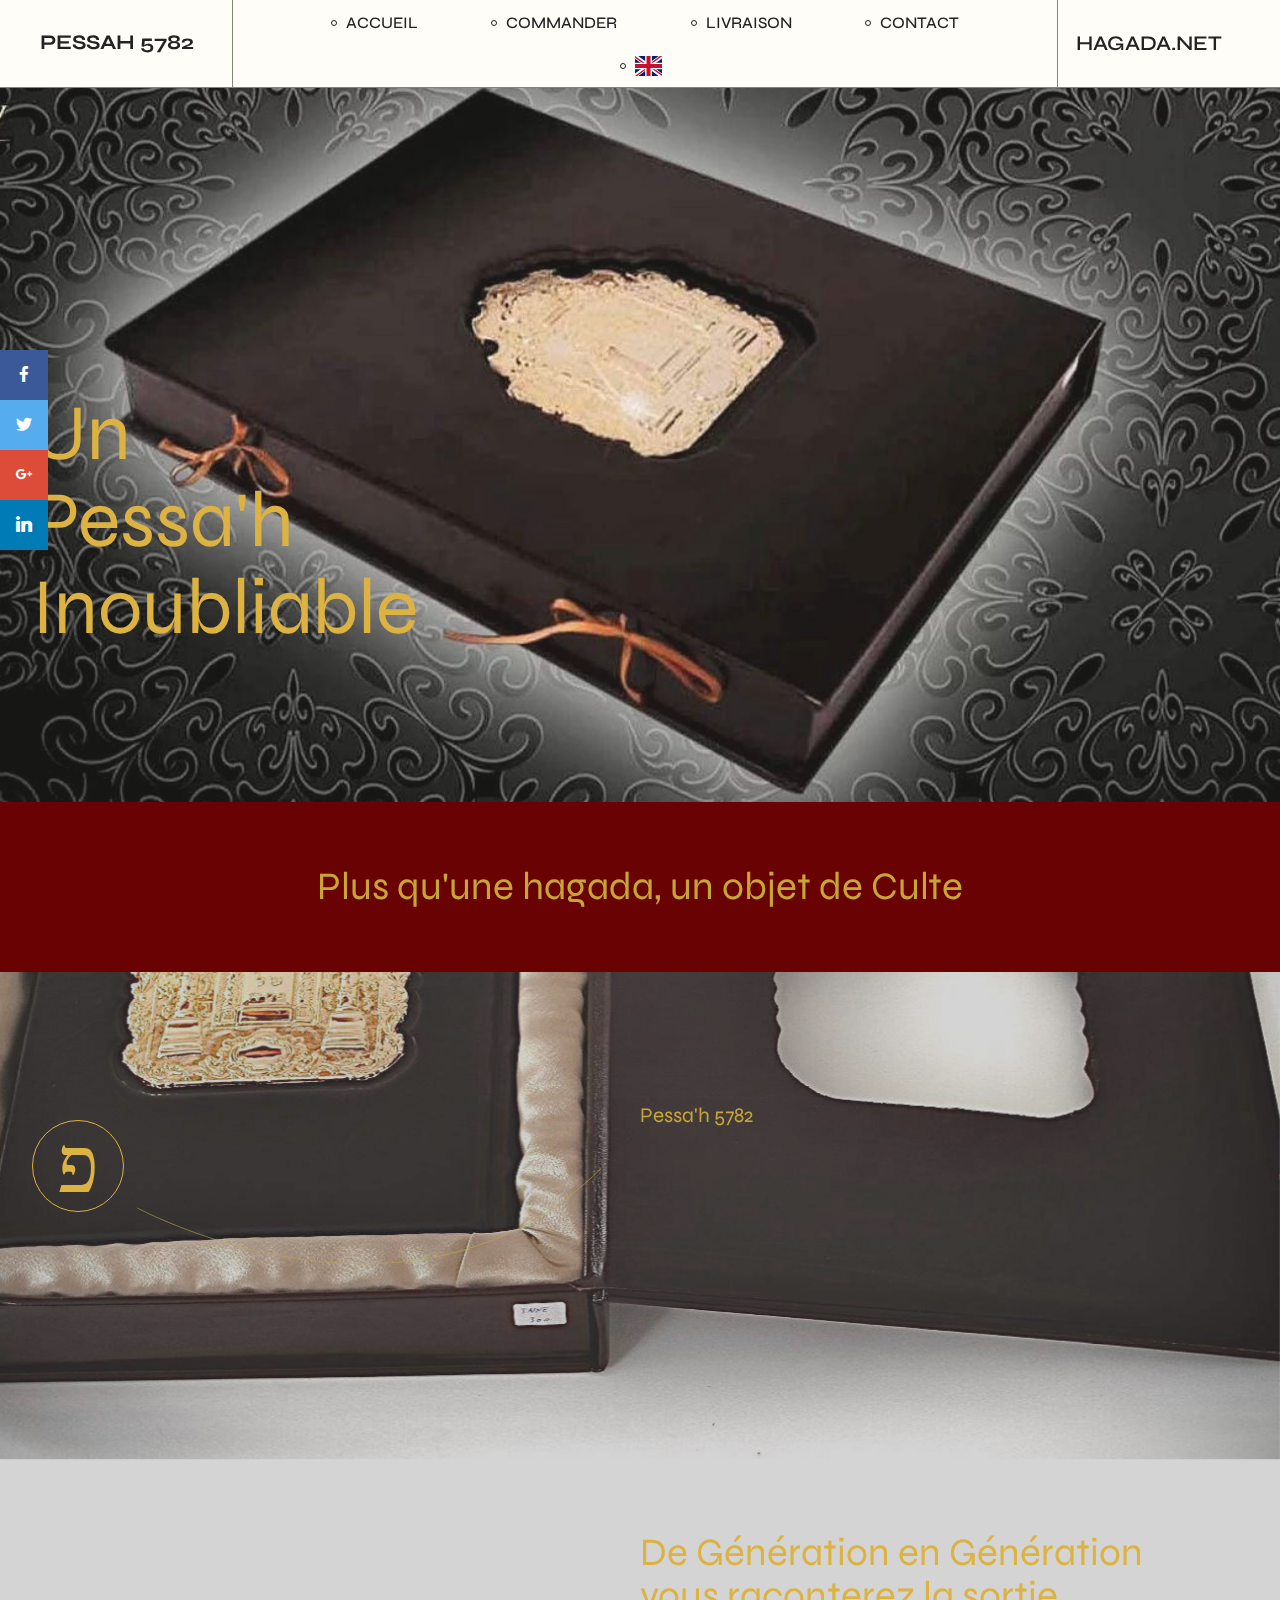
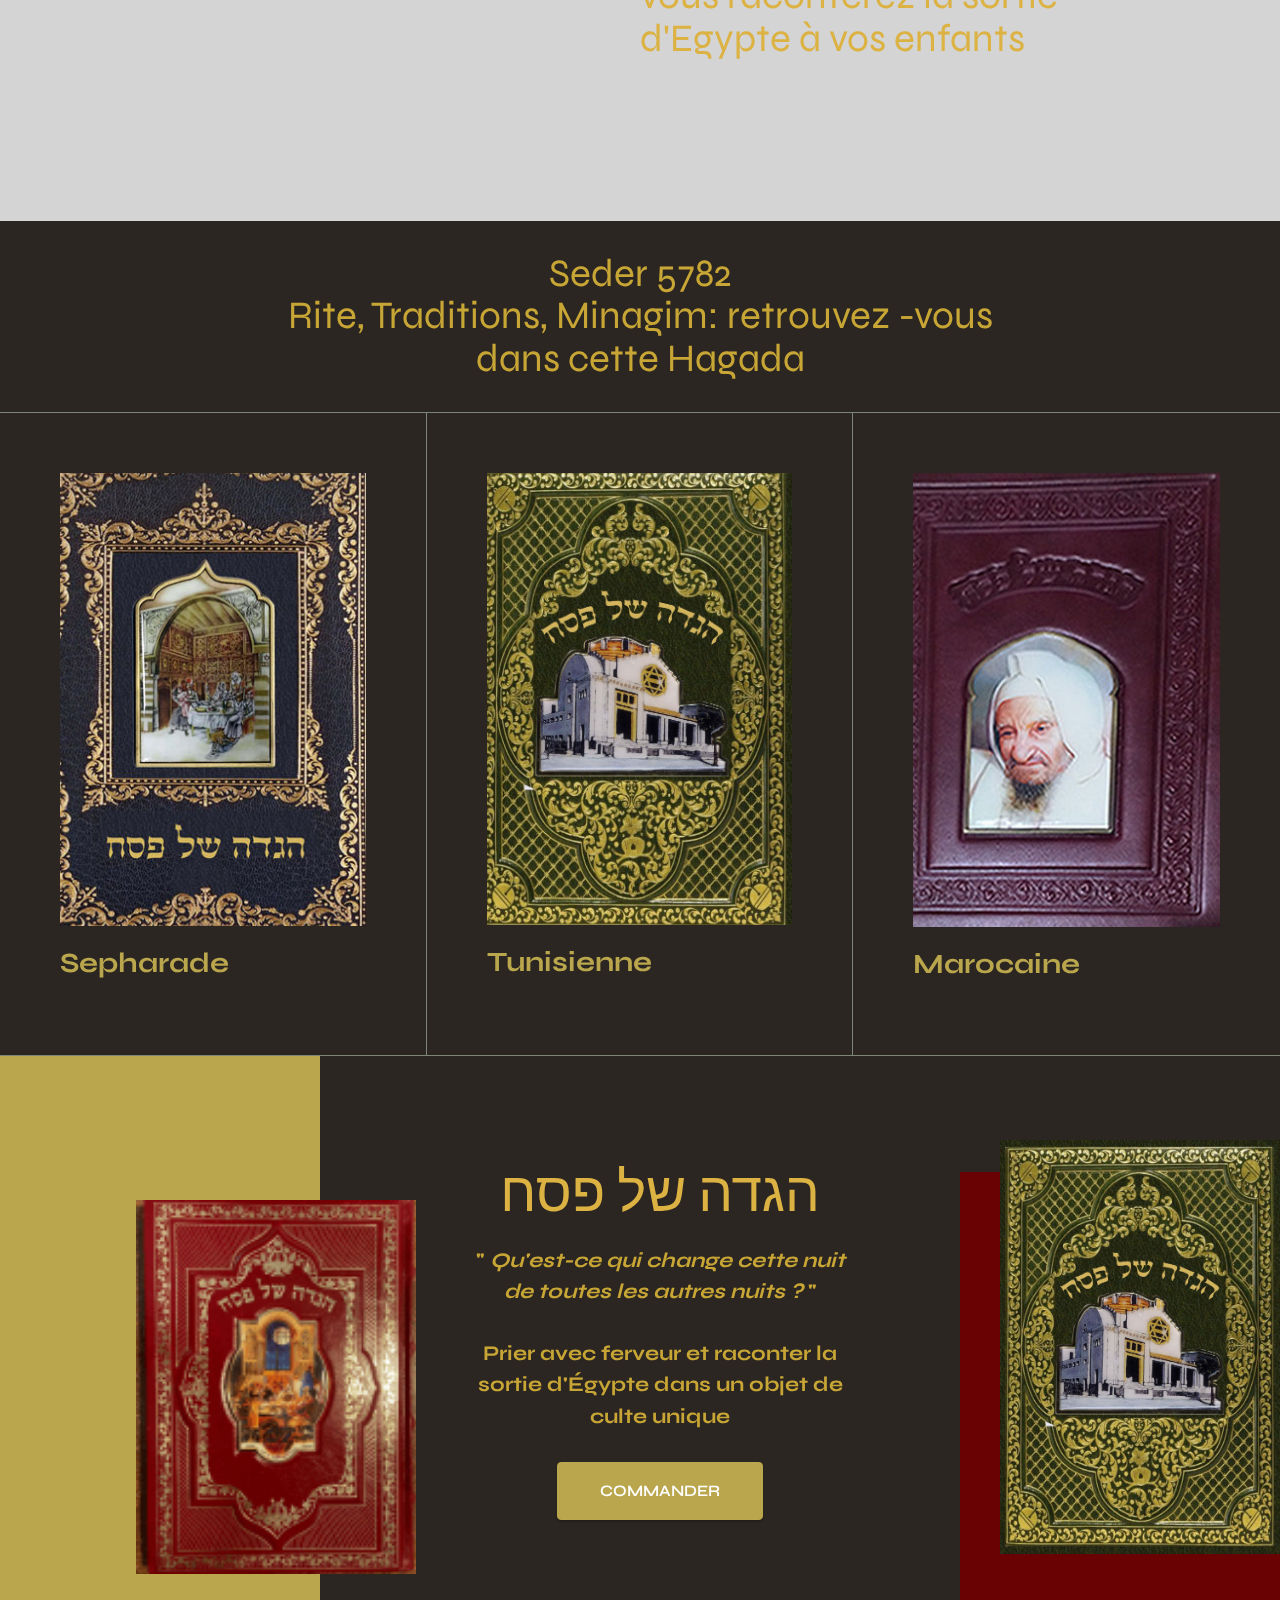
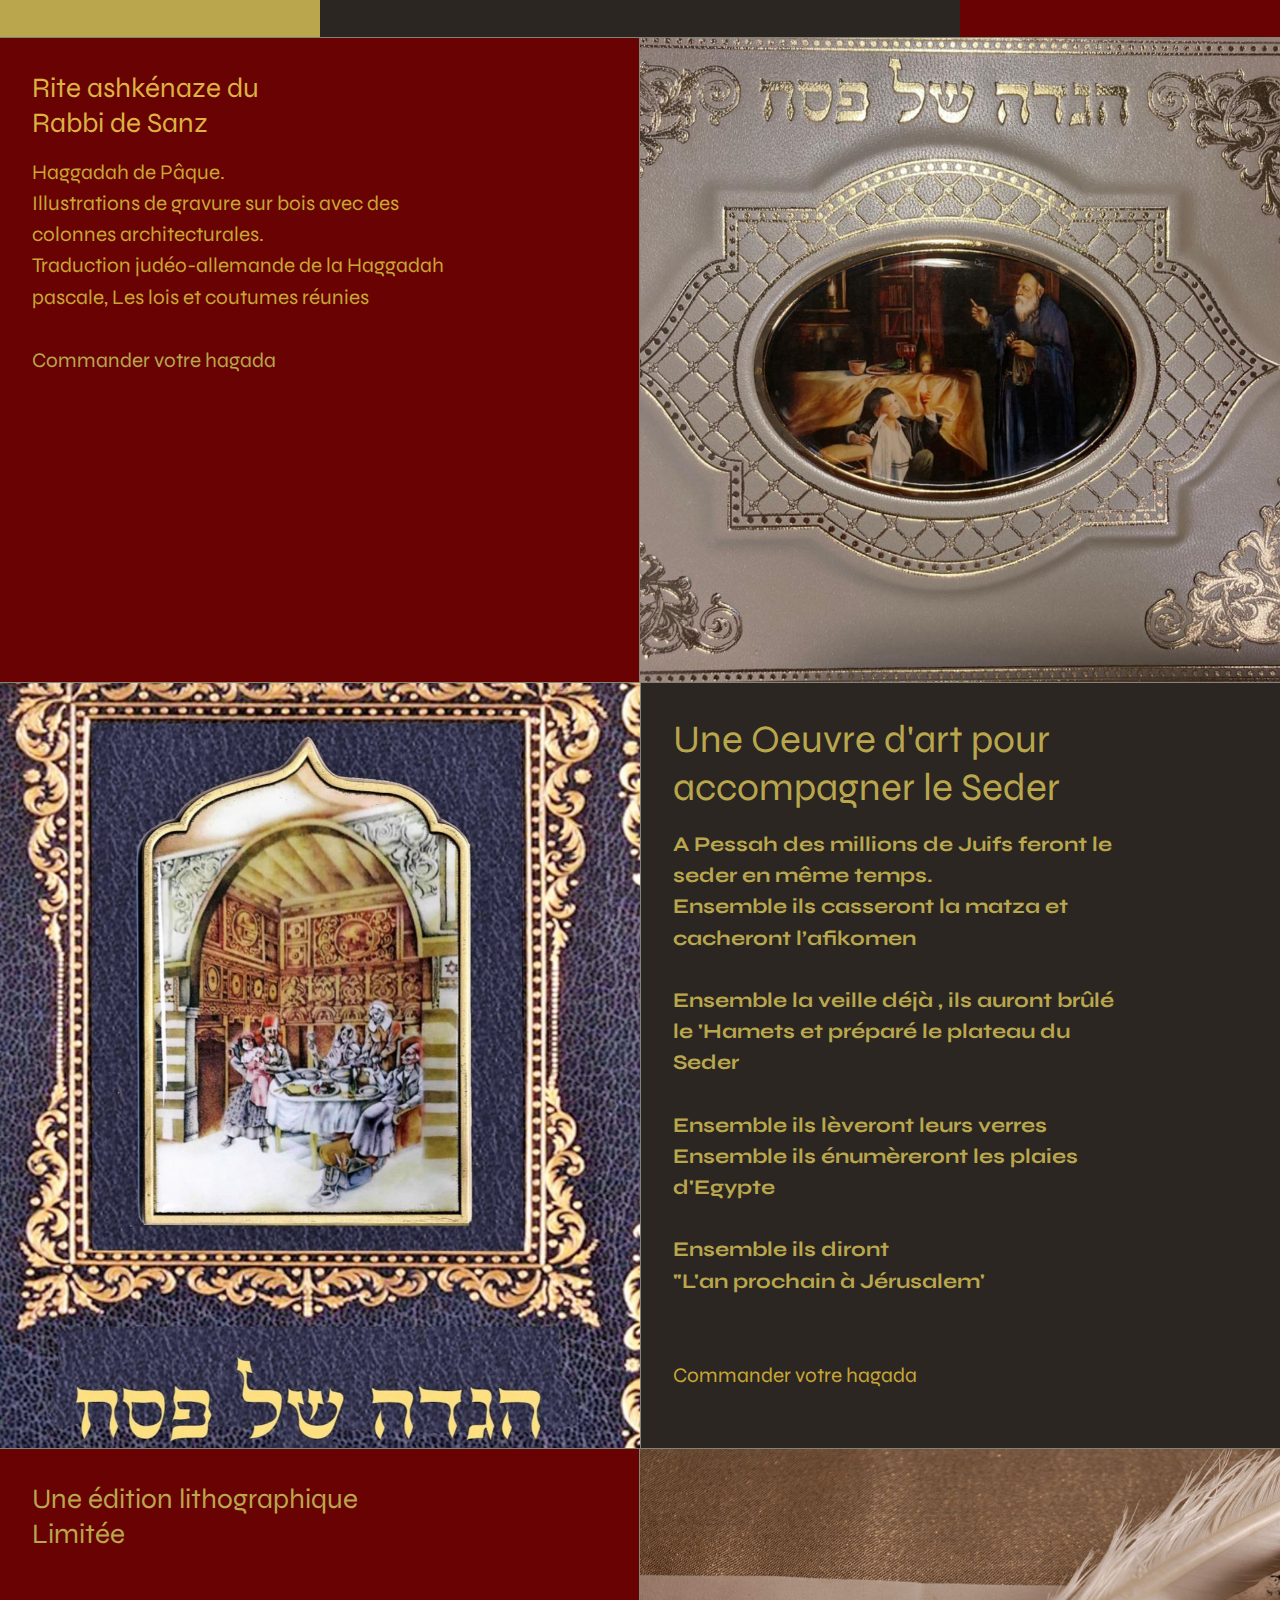
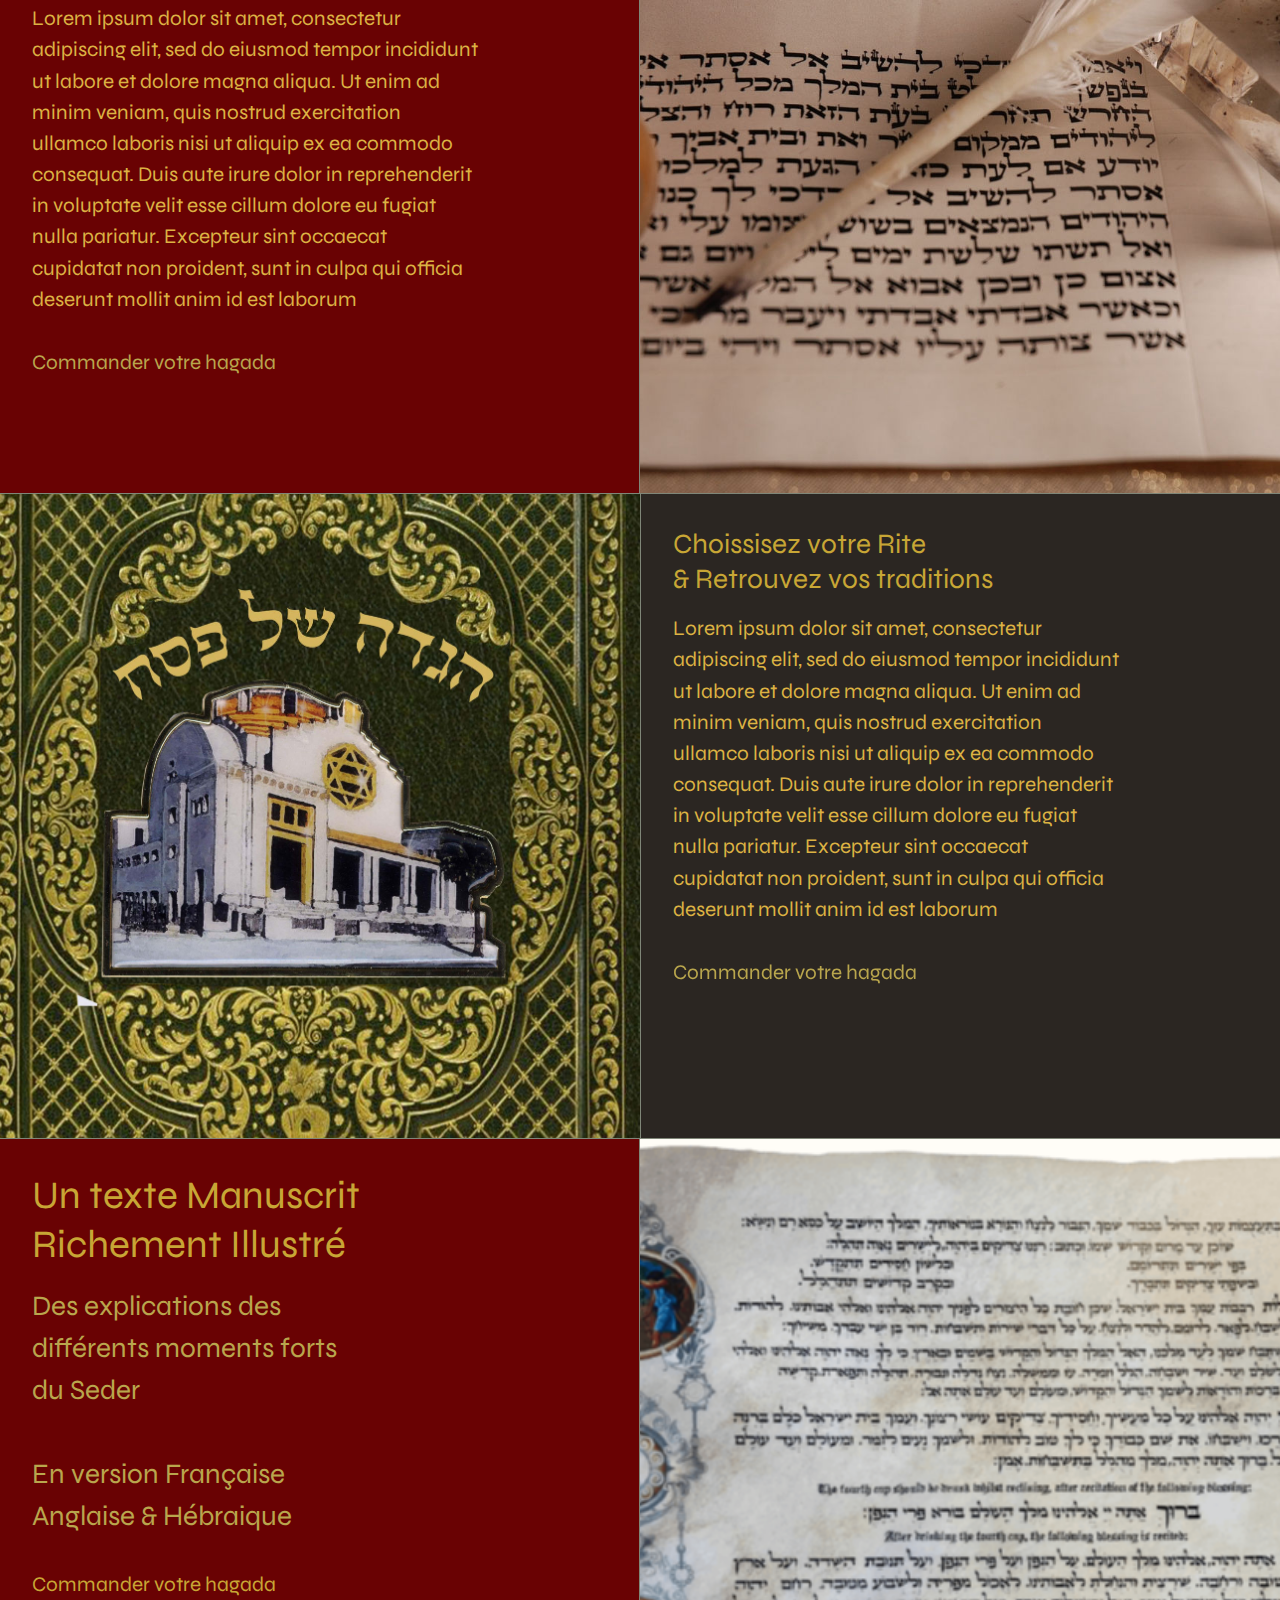
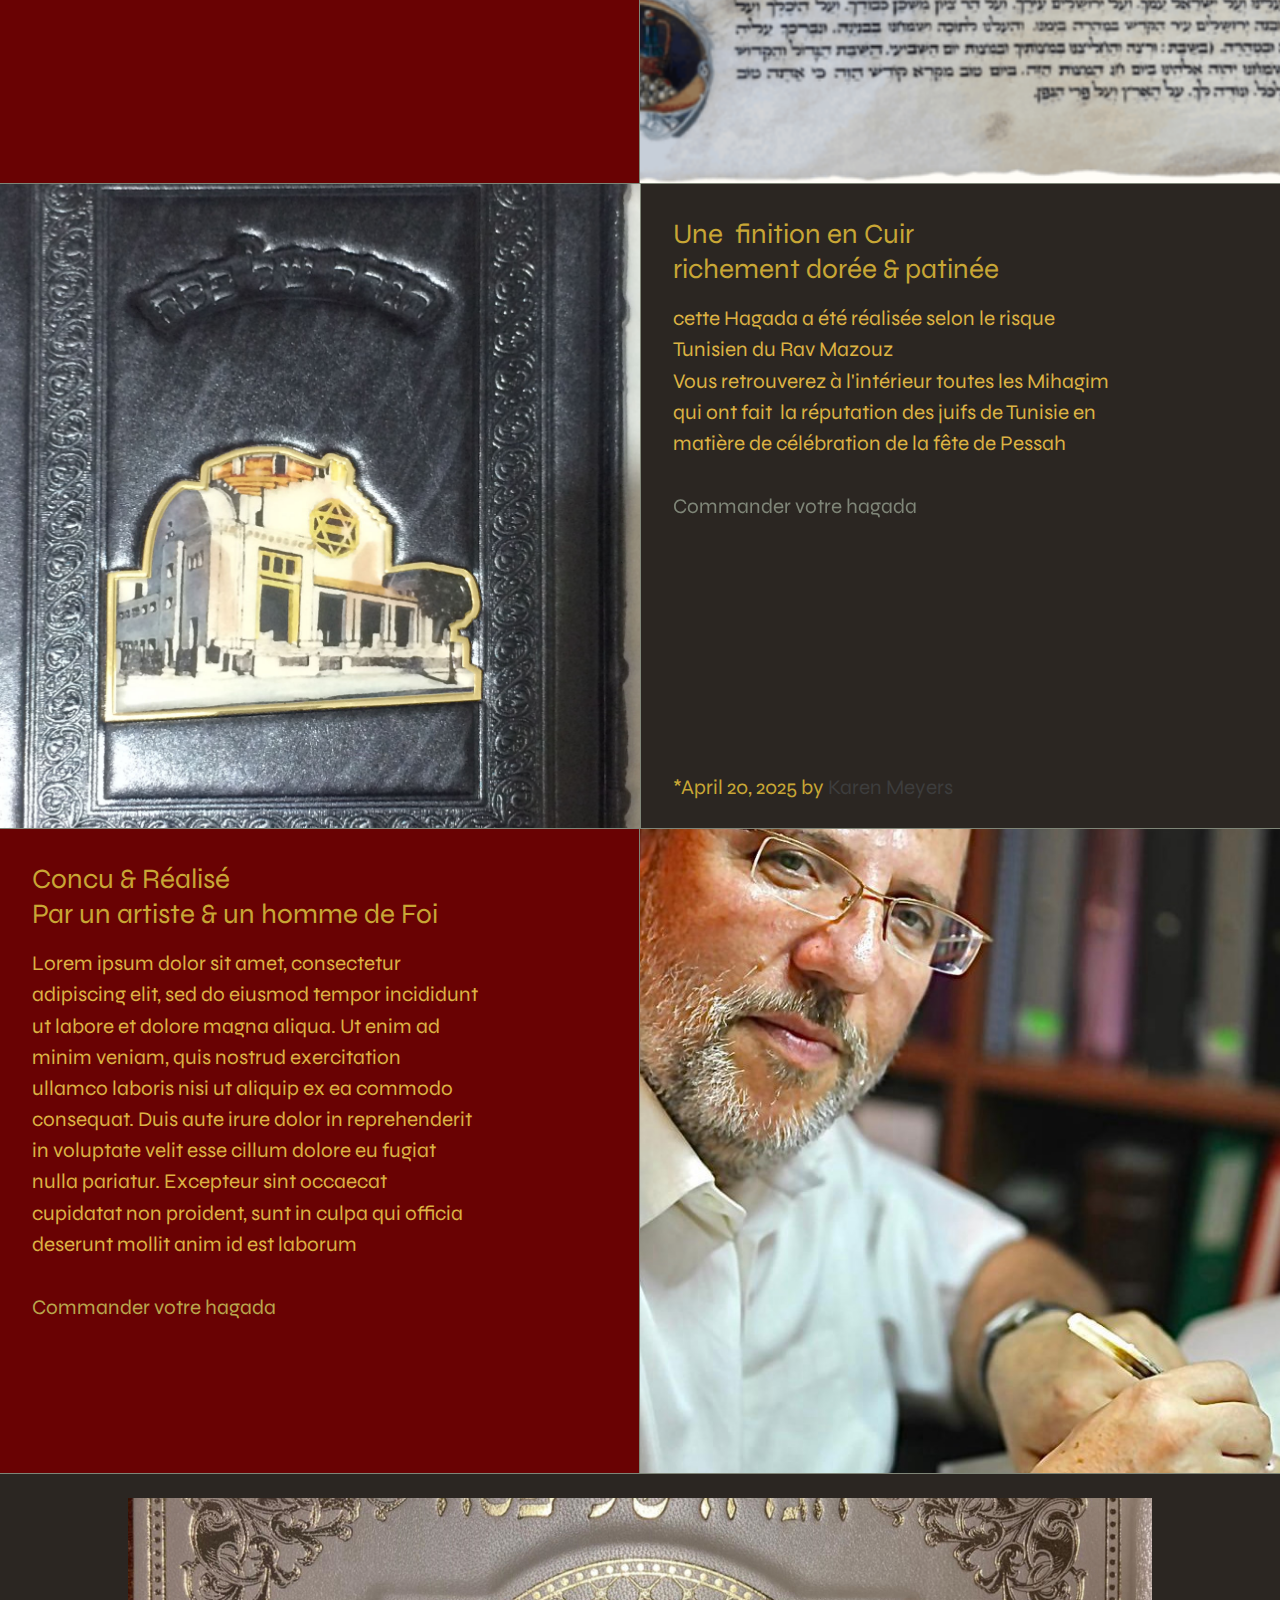
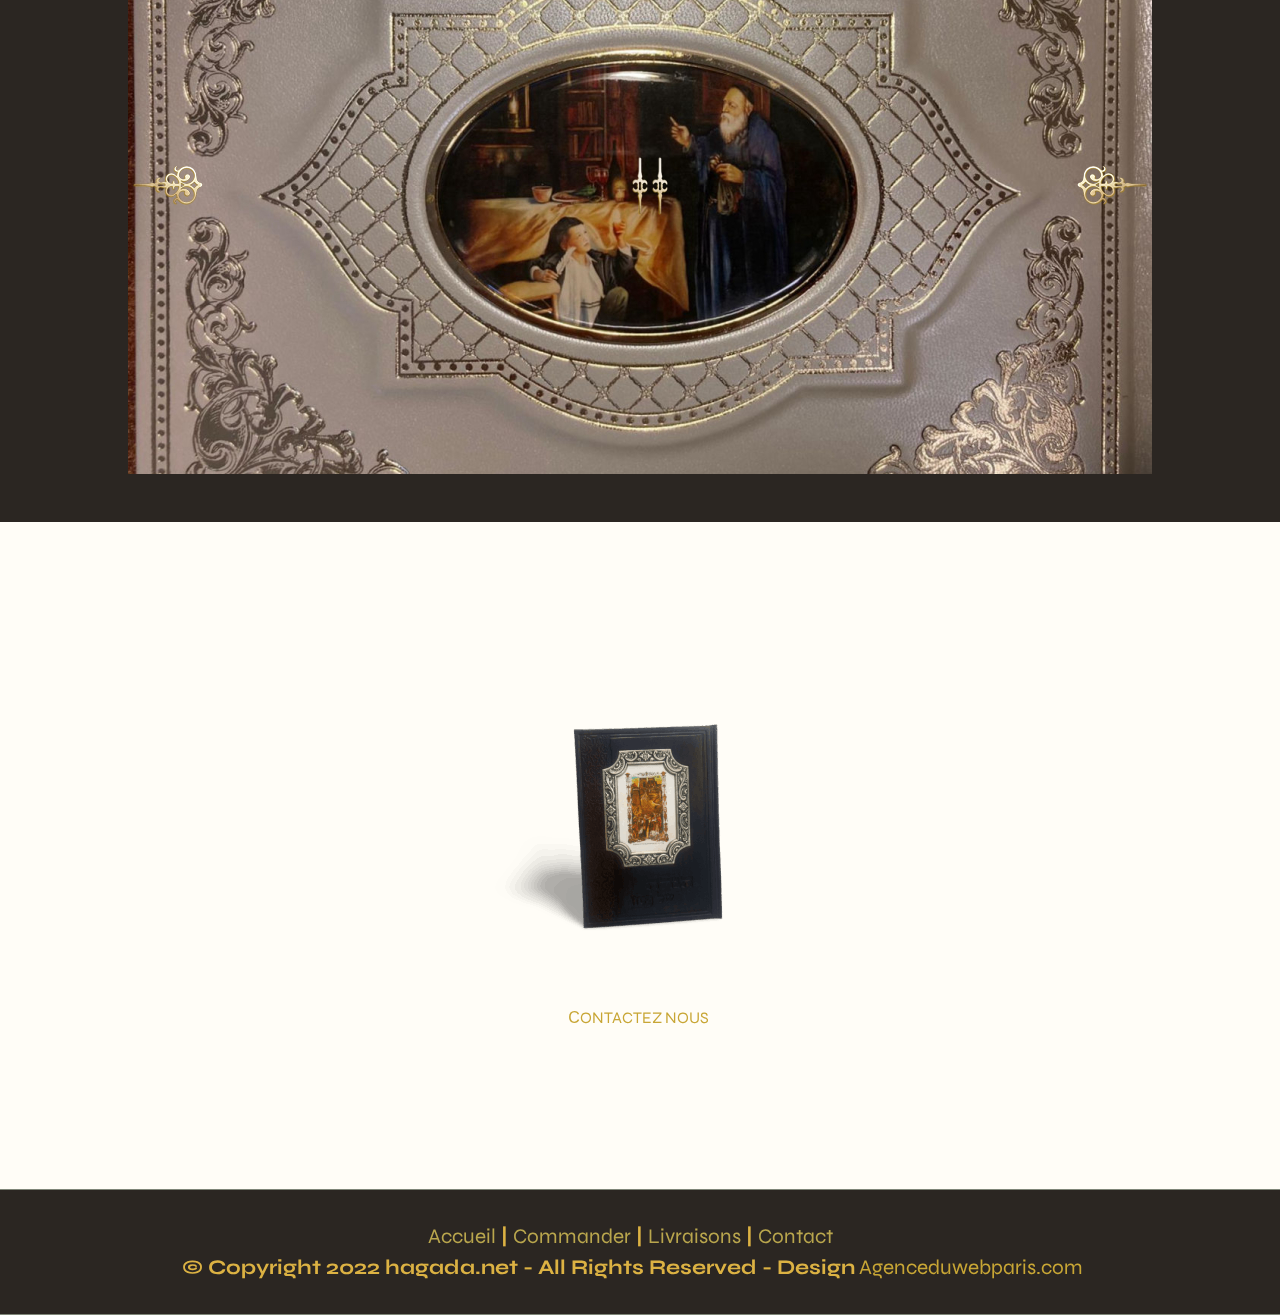
<file: index.html>
<!DOCTYPE html>
<html  >
<head>
  
  <meta charset="UTF-8">
  <meta http-equiv="X-UA-Compatible" content="IE=edge">
  
  <meta name="viewport" content="width=device-width, initial-scale=1, minimum-scale=1">
  <link rel="shortcut icon" href="assets/images/b46aedb9-c7ad-4301-8566-3cec51845aa7-128x171.png" type="image/x-icon">
  <meta name="description" content=" faites de votre prochain pessah une experience inoubliable avec les hagadotes de pessah richeùment illustrees et enluminées . un cadeau pour la vie">
  
  
  <title>Accueil - faites de votre prochain pessah une experience inoubliable</title>
  <link rel="stylesheet" href="assets/flag-icons/css/flag-icon.min.css">
  <link rel="stylesheet" href="assets/web/assets/mobirise-icons2/mobirise2.css">
  <link rel="stylesheet" href="assets/bootstrap/css/bootstrap.min.css">
  <link rel="stylesheet" href="assets/bootstrap/css/bootstrap-grid.min.css">
  <link rel="stylesheet" href="assets/bootstrap/css/bootstrap-reboot.min.css">
  <link rel="stylesheet" href="assets/parallax/jarallax.css">
    <link rel="stylesheet" href="assets/dropdown/css/style.css">
  <link rel="stylesheet" href="assets/socicon/css/styles.css">
  <link rel="stylesheet" href="assets/theme/css/style.css">
  <link rel="stylesheet" href="assets/wowslider-init/style.css">
  <link rel="preload" href="https://fonts.googleapis.com/css?family=Syne:400,500,600,700,800&display=swap" as="style" onload="this.onload=null;this.rel='stylesheet'">
  <noscript><link rel="stylesheet" href="https://fonts.googleapis.com/css?family=Syne:400,500,600,700,800&display=swap"></noscript>
  <link rel="preload" as="style" href="assets/mobirise/css/mbr-additional.css"><link rel="stylesheet" href="assets/mobirise/css/mbr-additional.css" type="text/css">
  
  
  
  
<link rel="stylesheet" href="assets/wowslider-init/book/style.css">
</head>
<body>
  
  <section data-bs-version="5.1" class="menu menu1 cid-sUFFXm3FbQ" once="menu" id="menu1-t">
    

    <nav class="navbar navbar-dropdown navbar-expand-lg">
        <div class="container-fluid">
            <div class="layout-container">
                <div class="navbar-brand">
                
                    <span class="navbar-caption-wrap"><a class="navbar-caption text-black text-primary display-7" href="index.html">PESSAH 5782</a></span>
                </div>
                <button class="navbar-toggler" type="button" data-toggle="collapse" data-bs-toggle="collapse" data-target="#navbarSupportedContent" data-bs-target="#navbarSupportedContent" aria-controls="navbarNavAltMarkup" aria-expanded="false" aria-label="Toggle navigation">
                    <div class="hamburger">
                        <span></span>
                        <span></span>
                        <span></span>
                        <span></span>
                    </div>
                </button>
                <div class="collapse navbar-collapse" id="navbarSupportedContent">
                    <ul class="navbar-nav nav-dropdown" data-app-modern-menu="true"><li class="nav-item"><a class="nav-link link text-black text-primary display-4" href="index.html#top">ACCUEIL</a></li>
                        <li class="nav-item"><a class="nav-link link text-black text-primary display-4" href="Achat.html">COMMANDER</a></li>
                        
                        <li class="nav-item"><a class="nav-link link text-black text-primary display-4" href="livraison.html">LIVRAISON</a>
                        </li>
                        <li class="nav-item"><a class="nav-link link text-black text-primary display-4" href="Contact.html">CONTACT</a>
                        </li><li class="nav-item"><a class="nav-link link text-black text-primary display-4" href="https://lahaiegriselle.github.io/hag_eng" target="_blank"><span class="flag-icon flag-icon-gb mbr-iconfont mbr-iconfont-btn"></span></a></li></ul>
                    
                    <div class="navbar-buttons mbr-section-btn"><a class="btn btn-black-outline display-7" href="#">HAGADA.NET</a></div>
                </div>
            </div>
        </div>
    </nav>
</section>

<section data-bs-version="5.1" class="content10 cid-sMG6pF5iz9 mbr-parallax-background" id="header1-2">
    
    <div class="mbr-overlay"></div>
    <div class="container-fluid">
        <div class="row justify-content-center">
            <div class="col-12  item-text">
                
                <div class="text-container">
                    <h5 class="mbr-section-title mbr-fonts-style mb-0 display-1"><br><br>Un<br>Pessa'h<br>Inoubliable</h5>
                    
                </div>
            </div>
            
        </div>
    </div>
</section>

<section data-bs-version="5.1" class="features1 cid-sURdNJIMAA" id="features1-21">
    
    
    <div class="container-fluid">
        <div class="row justify-content-center">
            
            <div class="col-12 item-text col-lg-12">
                <p class="mbr-text mbr-fonts-style text-with-round mb-3 display-2">Plus qu'une hagada, un objet de Culte</p>
                
                
            </div>
        </div>
    </div>
</section>

<section data-bs-version="5.1" class="features1 cid-sUEG78W3LN mbr-parallax-background" id="features1-2">
    
    <div class="mbr-overlay"></div>
    <div class="container-fluid">
        <div class="row justify-content-center">
            <div class="col-12 col-lg-6 item-img">
                <div class="numbering-container">
                    <p class="numbering m-0">פ</p>
                </div>
                <div class="image">
                    <svg class="custom-svg-line" xmlns="http://www.w3.org/2000/svg" x="0px" y="0px" width="742.591px" height="153.854px" viewBox="0 0 742.591 153.854" enable-background="new 0 0 742.591 153.854">
                        <path fill="none" stroke="#000000" d="M0.239,64.032c0,0,438.619,238.361,742-63.678"></path>
                    </svg>
                </div>
            </div>
            <div class="col-12 item-text col-lg-6">
                <p class="mbr-text mbr-fonts-style text-with-round mb-3 display-7">
                    Pessa'h 5782</p>
                <h5 class="mbr-section-title mbr-fonts-style mb-4 display-2">
                    <br><br><br><br><br><br><br><br><br>De&nbsp;Génération en Génération<br>vous raconterez la sortie <br>d'Egypte à vos enfants</h5>
                
            </div>
        </div>
    </div>
</section>

<section data-bs-version="5.1" class="features1 cid-sURdOotVWh" id="features1-22">
    
    
    <div class="container-fluid">
        <div class="row justify-content-center">
            
            <div class="col-12 item-text col-lg-12">
                
                <h5 class="mbr-section-title mbr-fonts-style mb-4 display-2">Seder 5782<br>Rite, Traditions, Minagim:&nbsp;retrouvez -vous <br>dans cette Hagada</h5>
                
            </div>
        </div>
    </div>
</section>

<section data-bs-version="5.1" class="slider1 cid-sMGbIAODLD" id="gallery9-5">
    
    

    <div class="main-container col-12">
        <div class="card-container col-12">
            <div class="col-12 col-md-6 col-lg-4 card">
                <div class="item-img">
                    <img src="assets/images/bleu-324x480.jpg" alt="">
                </div>
                <div class="item-text">
                    
                    <h5 class="item-title mbr-fonts-style mb-3 display-5"><strong>
                        Sepharade</strong><div><br></div></h5>
                </div>
                
            </div>
            <div class="col-12 col-md-6 col-lg-4 card">
                <div class="item-img">
                    <img src="assets/images/5555-658x973.jpg" alt="">
                </div>
                <div class="item-text">
                    
                    <h5 class="item-title mbr-fonts-style mb-3 display-5"><strong>Tunisienne</strong></h5>
                </div>
                
            </div>

            <div class="col-12 col-md-6 col-lg-4 card">
                <div class="item-img">
                    <img src="assets/images/baba-324x480.jpg" alt="">
                </div>
                <div class="item-text">
                    

                    <h5 class="item-title mbr-fonts-style mb-3 display-5"><strong>
                        Marocaine</strong></h5>
                </div>
                
            </div>
        </div>
    </div>

</section>

<section data-bs-version="5.1" class="header1 cid-sURqa47HWL" id="header1-23">

    

    
    
    <div class="shape shape_left"></div>
    <div class="container-fluid">
        <div class="row">
            <div class="col-12 col-md-3 col-lg-3 offset-lg-1">
                <div class="image-wrapper image_left">
                    <img src="assets/images/b46aedb9-c7ad-4301-8566-3cec51845aa7-128x171.png" alt=" ">
                </div>
            </div>
            <div class="col-12 col-md-5 col-lg-5">
                <div class="content_box text-center">
                    <h1 class="mbr-section-title mbr-fonts-style display-1">הגדה של פסח</h1>
                    <p class="mbr-text mbr-fonts-style display-7"><strong>" <em>Qu'est-ce qui change cette nuit de toutes les autres nuits ?</em> "<br><br>Prier avec ferveur et raconter la sortie d'Égypte dans un objet de culte unique</strong><br></p>
                    <div class="mbr-section-btn"><a class="btn btn-lg btn-danger display-4" href="Achat.html#header6-1k">COMMANDER</a></div>
                </div>
            </div>
            <div class="col-12 col-md-3 col-lg-3">
                <div class="image-wrapper image_right">
                    <img src="assets/images/5555-658x973.jpg" alt="">
                </div>
            </div>
        </div>
    </div>
    <div class="shape shape_right"></div>
</section>

<section data-bs-version="5.1" class="header4 cid-sUEC77lD5C" id="header4-0">
    
    

    <div class="main-container col-12 row-reverse">
        <div class="img-container col-12 col-lg-6">
            <div class="item-img">
                <img src="assets/images/490418ea-a415-465f-ab53-9c2712067fcb-1351x1008.jpg" alt="">
            </div>
        </div>
        <div class="text-container col-12 col-lg-6">
            <div class="text-wrap">
                <div class="col-12 main-text">
                    <div class="col-12">
                        
                        <h1 class="mbr-section-title mbr-fonts-style mb-3 title mt-2 display-5">Rite ashkénaze du<br>Rabbi de Sanz</h1>
                        <p class="mbr-text mbr-fonts-style text mb-2 mt-2 display-7">Haggadah de Pâque.
<br>Illustrations de gravure sur bois avec des colonnes architecturales.
<br>Traduction judéo-allemande de la Haggadah pascale, Les lois et coutumes réunies</p>
                        <p class="link mbr-fonts-style align-left mt-4 mb-4 display-7">Commander votre hagada<br></p>
                    </div>
                </div>
                <div class="col-12">
                    
                </div>
            </div>
        </div>
    </div>

</section>

<section data-bs-version="5.1" class="slider1 cid-sMGfdEevyj" id="header4-g">
    
    

    <div class="main-container col-12">
        <div class="img-container col-12 col-lg-6">
            <div class="item-img">
                <img src="assets/images/3-1-1351x1999.jpeg" alt="">
            </div>
        </div>
        <div class="text-container col-12 col-lg-6">
            <div class="text-wrap">
                <div class="col-12 main-text">
                    <div class="col-12">
                        
                        <h1 class="mbr-section-title mbr-fonts-style mb-3 title mt-2 display-2">Une Oeuvre d'art pour accompagner le Seder</h1>
                        <p class="mbr-text mbr-fonts-style text mb-2 mt-2 display-7"><strong>A Pessah des millions de Juifs feront le seder en même temps.<br>Ensemble ils casseront la matza et cacheront l’afikomen<br><br>Ensemble la veille déjà , ils auront brûlé le 'Hamets et préparé le plateau du Seder<br><br>Ensemble ils lèveront leurs verres<br>Ensemble ils énumèreront les plaies d'Egypte<br></strong><br><strong>Ensemble ils&nbsp;diront <br>"L'an prochain à Jérusalem'</strong><br><br></p>
                        <p class="link mbr-fonts-style align-left mt-4 mb-4 display-7"><strong><a href="Achat.html#pricing2-r" class="text-warning">Commander votre hagada</a></strong></p>
                    </div>
                </div>
                <div class="col-12">
                    
                </div>
            </div>
        </div>
    </div>

</section>

<section data-bs-version="5.1" class="slider1 cid-sMGeJagnW4" id="header7-e">
    
    <div class="mbr-overlay"></div>

    <div class="main-container col-12">
        <div class="text-container col-12 col-lg-6">
            <div class="text-wrap">
                <div class="col-12 main-text">
                    <div class="col-12">
                        
                        <h1 class="mbr-section-title mbr-fonts-style mb-3 title mt-2 display-5">Une édition lithographique<br>Limitée<br><br></h1>
                        <p class="mbr-text mbr-fonts-style text mb-2 mt-2 display-7">
                            Lorem ipsum dolor sit amet, consectetur adipiscing elit, sed do eiusmod tempor incididunt ut labore et dolore magna aliqua. Ut enim ad minim veniam, quis nostrud exercitation ullamco laboris nisi ut aliquip ex ea commodo consequat. Duis aute irure dolor in reprehenderit in voluptate velit esse cillum dolore eu fugiat nulla pariatur. Excepteur sint occaecat cupidatat non proident, sunt in culpa qui officia deserunt mollit anim id est laborum
                        </p>
                        <p class="link mbr-fonts-style align-left mt-4 mb-4 display-7"><a class="underlined-link text-danger text-primary" href="Achat.html#pricing1-q">Commander votre hagada</a></p>
                    </div>
                </div>
                <div class="col-12">
                    
                </div>
            </div>
        </div>
        <div class="img-container col-12 col-lg-6">
            <div class="item-img">
                <img src="assets/images/scroll-1410168-1920-1351x906.jpg" alt="">
            </div>
        </div>
    </div>
</section>

<section data-bs-version="5.1" class="slider1 cid-sMGhpjzmhe" id="header4-h">
    
    

    <div class="main-container col-12">
        <div class="img-container col-12 col-lg-6">
            <div class="item-img">
                <img src="assets/images/5555-1351x1999.jpg" alt="">
            </div>
        </div>
        <div class="text-container col-12 col-lg-6">
            <div class="text-wrap">
                <div class="col-12 main-text">
                    <div class="col-12">
                        
                        <h1 class="mbr-section-title mbr-fonts-style mb-3 title mt-2 display-5">Choissisez votre Rite&nbsp;<br>&amp; Retrouvez vos traditions</h1>
                        <p class="mbr-text mbr-fonts-style text mb-2 mt-2 display-7">
                            Lorem ipsum dolor sit amet, consectetur adipiscing elit, sed do eiusmod tempor incididunt ut labore et dolore magna aliqua. Ut enim ad minim veniam, quis nostrud exercitation ullamco laboris nisi ut aliquip ex ea commodo consequat. Duis aute irure dolor in reprehenderit in voluptate velit esse cillum dolore eu fugiat nulla pariatur. Excepteur sint occaecat cupidatat non proident, sunt in culpa qui officia deserunt mollit anim id est laborum
                        </p>
                        <p class="link mbr-fonts-style align-left mt-4 mb-4 display-7"><a class="underlined-link text-danger text-primary" href="Achat.html">Commander votre hagada</a></p>
                    </div>
                </div>
                <div class="col-12">
                    
                </div>
            </div>
        </div>
    </div>

</section>

<section data-bs-version="5.1" class="slider1 cid-sMGkTYEDAh" id="header7-i">
    
    

    <div class="main-container col-12">
        <div class="text-container col-12 col-lg-6">
            <div class="text-wrap">
                <div class="col-12 main-text">
                    <div class="col-12">
                        
                        <h1 class="mbr-section-title mbr-fonts-style mb-3 title mt-2 display-2">Un texte Manuscrit<br>Richement Illustré</h1>
                        <p class="mbr-text mbr-fonts-style text mb-2 mt-2 display-5">
                            Des explications des<br>différents moments forts<br>du Seder<br><br>En version Française<br>Anglaise &amp; Hébraique</p>
                        <p class="link mbr-fonts-style align-left mt-4 mb-4 display-7"><a class="underlined-link text-warning text-primary" href="Achat.html">Commander votre hagada</a></p>
                    </div>
                </div>
                <div class="col-12">
                    
                </div>
            </div>
        </div>
        <div class="img-container col-12 col-lg-6">
            <div class="item-img">
                <img src="assets/images/b9a09dd8-32b1-4070-877f-9b20c2d419af-removebg-preview-1-577x433.png" alt="">
            </div>
        </div>
    </div>
</section>

<section data-bs-version="5.1" class="slider1 cid-sMGmWGfcsj" id="header4-j">
    
    

    <div class="main-container col-12">
        <div class="img-container col-12 col-lg-6">
            <div class="item-img">
                <img src="assets/images/img-3541-1351x1801.jpg" alt="">
            </div>
        </div>
        <div class="text-container col-12 col-lg-6">
            <div class="text-wrap">
                <div class="col-12 main-text">
                    <div class="col-12">
                        
                        <h1 class="mbr-section-title mbr-fonts-style mb-3 title mt-2 display-5">Une&nbsp; finition en Cuir<br>richement dorée &amp; patinée</h1>
                        <p class="mbr-text mbr-fonts-style text mb-2 mt-2 display-7">
                            cette Hagada a été réalisée selon le risque Tunisien du Rav Mazouz <br>Vous retrouverez à l'intérieur toutes les Mihagim qui ont fait&nbsp; la réputation des juifs de Tunisie en matière de célébration de la fête de Pessah</p>
                        <p class="link mbr-fonts-style align-left mt-4 mb-4 display-7"><a href="Achat.html" class="text-primary">Commander votre hagada</a></p>
                    </div>
                </div>
                <div class="col-12">
                    <div class="link-wrap">
                        <p class="link link-contacts mbr-fonts-style align-left mb-0 display-7">
                            *April 20, 2025 by&nbsp;<a class="underlined-link" href="#">Karen Meyers</a></p>
                    </div>
                </div>
            </div>
        </div>
    </div>

</section>

<section data-bs-version="5.1" class="slider1 cid-sMGofzYjNw" id="header7-k">
    
    

    <div class="main-container col-12">
        <div class="text-container col-12 col-lg-6">
            <div class="text-wrap">
                <div class="col-12 main-text">
                    <div class="col-12">
                        
                        <h1 class="mbr-section-title mbr-fonts-style mb-3 title mt-2 display-5">Concu &amp; Réalisé<br>Par un artiste &amp; un homme de Foi</h1>
                        <p class="mbr-text mbr-fonts-style text mb-2 mt-2 display-7">
                            Lorem ipsum dolor sit amet, consectetur adipiscing elit, sed do eiusmod tempor incididunt ut labore et dolore magna aliqua. Ut enim ad minim veniam, quis nostrud exercitation ullamco laboris nisi ut aliquip ex ea commodo consequat. Duis aute irure dolor in reprehenderit in voluptate velit esse cillum dolore eu fugiat nulla pariatur. Excepteur sint occaecat cupidatat non proident, sunt in culpa qui officia deserunt mollit anim id est laborum
                        </p>
                        <p class="link mbr-fonts-style align-left mt-4 mb-4 display-7"><a class="underlined-link text-danger text-primary" href="Achat.html">Commander votre hagada</a></p>
                    </div>
                </div>
                <div class="col-12">
                    <div class="link-wrap">
                        <p class="link link-contacts mbr-fonts-style align-left mb-0 display-7">&nbsp;</p>
                    </div>
                </div>
            </div>
        </div>
        <div class="img-container col-12 col-lg-6">
            <div class="item-img">
                <img src="assets/images/10-738x1600.jpeg" alt="">
            </div>
        </div>
    </div>
</section>

<section class="mbr-wowslider-container mbr-section mbr-section__container carousel slide mbr-wowslider-container--book mbr-section-nopadding" data-ride="carousel" data-keyboard="false" data-wrap="true" data-interval="false" id="wowslider-24" data-rv-view="736" style="background-color: rgb(43, 38, 34);">
    <div class="mbr-wowslider">
        <div class="ws_images">
            <ul>
                <li>
                    
                    <img src="assets/images/490418ea-a415-465f-ab53-9c2712067fcb-1024x576.jpg" alt="title 1" title="title 1"> text 1
                </li><li>
                    
                    <img src="assets/images/733fd12e-73f2-4585-a8b5-6279e3ec72e1-1024x576.jpg" alt="title 2" title="title 2"> text 2
                </li><li>
                    
                    <img src="assets/images/b9a09dd8-32b1-4070-877f-9b20c2d419af-removebg-preview-1-1024x576.png" alt="title 3" title="title 3"> text 3
                </li><li>
                    
                    <img src="assets/images/370e434b-6a9c-4e97-ac43-71697058b6d5-1600x900.jpg" alt="title 2" title="title 2"> text 2
                </li>
            </ul>
        </div>
        <div class="ws_bullets">
            <div>
                <a href="#" title="">
                    <span><img alt="slide1" src="assets/images/490418ea-a415-465f-ab53-9c2712067fcb-85x48.png"></span>
                </a><a href="#" title="">
                    <span><img alt="slide1" src="assets/images/733fd12e-73f2-4585-a8b5-6279e3ec72e1-85x48.png"></span>
                </a><a href="#" title="">
                    <span><img alt="slide1" src="assets/images/b9a09dd8-32b1-4070-877f-9b20c2d419af-removebg-preview-1-85x48.png"></span>
                </a><a href="#" title="">
                    <span><img alt="slide1" src="assets/images/733fd12e-73f2-4585-a8b5-6279e3ec72e1-85x48.png"></span>
                </a>
            </div>
        </div>
        <div class="ws_shadow"></div>
        <div class="mbr-wowslider-options">
            <div class="params" data-anim-type="book" data-theme="book" data-autoplay="true" data-paddingtop="1" data-paddingbottom="2" data-fullscreen="true" data-showbullets="false" data-timeout="2" data-duration="2" data-height="576" data-width="1024" data-responsive="1" data-showcaptions="false" data-captionseffect="slide" data-hidecontrols="false"></div>
        </div>
</div></section>



<section data-bs-version="5.1" class="slider1 cid-sMGoVwGrnM" id="contact2-l">
    
    

    <div class="main-container col-12">
        <div class="content content-left ali col-4">
            
        </div>
        <div class="content content-center col-4">
            <div class="item-img">
                <a href="Contact.html"><img src="assets/images/transparent-bg-shadow-designify-324x324.png" alt="contactez nous "></a>
            </div>
            <p class="link mbr-fonts-style align-center mt-3 mb-3 display-4"><a class="underlined-link text-warning text-primary" href="Contact.html">СONTACTEZ NOUS&nbsp;</a></p>
        </div>
        <div class="content content-right col-4">
            
        </div>
    </div>
</section>

<section data-bs-version="5.1" class="footer3 cid-sN3kQyLUFG" once="footers" id="footer3-m">

    

    

    <div class="container">
        <div class="media-container-row mbr-white">
            <div class="col-12 wrapper">
                <div class="copyright">
                    <p class="mbr-text mb-0 mbr-fonts-style copyright display-7"><strong><a href="index.html" class="text-danger">Accueil</a> | <a href="Achat.html" class="text-danger text-primary">Commander</a> | <a href="livraison.html" class="text-danger">Livraisons</a> | <a href="Contact.html" class="text-danger">Contact&nbsp;</a><br>© Copyright 2022 hagada.net - All Rights Reserved - Design<a href="https://agenceduwebparis.com" class="text-warning" target="_blank"> Agenceduwebparis.com</a></strong></p>
                </div>
                
            </div>
        </div>
    </div>
</section>

<section data-bs-version="5.1" class="cid-XPwG2v1F9N" id="design-block-XPwG2v1F9N">



<div class="witsec-socialbar">
<a href="https://www.facebook.com" class="icon icon1"><span class="socicon socicon-facebook mbr-iconfont mbr-iconfont-btn"></span></a>
<a href="https://twitter.com" class="icon icon2"><span class="socicon socicon-twitter mbr-iconfont mbr-iconfont-btn"></span></a>
<a href="https://www.google.com" class="icon icon3"><span class="socicon socicon-googleplus mbr-iconfont mbr-iconfont-btn"></span></a>
<a href="https://www.linkedin.com" class="icon icon4"><span class="socicon socicon-linkedin mbr-iconfont mbr-iconfont-btn"></span></a>


</div>

<div style="padding:1rem" class="hidden">Click the "gear" icon to change the layout of the social bar. This text will be removed on preview/publish.</div>

</section>


<script src="assets/web/assets/jquery/jquery.min.js"></script>
  <script src="assets/bootstrap/js/bootstrap.bundle.min.js"></script>
  <script src="assets/parallax/jarallax.js"></script>
  <script src="assets/smoothscroll/smooth-scroll.js"></script>
  <script src="assets/ytplayer/index.js"></script>
      <script src="assets/dropdown/js/navbar-dropdown.js"></script>
  <script src="assets/wowslider-plugin/wowslider.js"></script>
  <script src="assets/playervimeo/vimeo_player.js"></script>
  <script src="assets/theme/js/script.js"></script>
  <script src="assets/wowslider-init/script.js"></script>
    
  
<script async src="assets/wowslider-effect/book/script.js"></script>
</body>
</html>
</file>
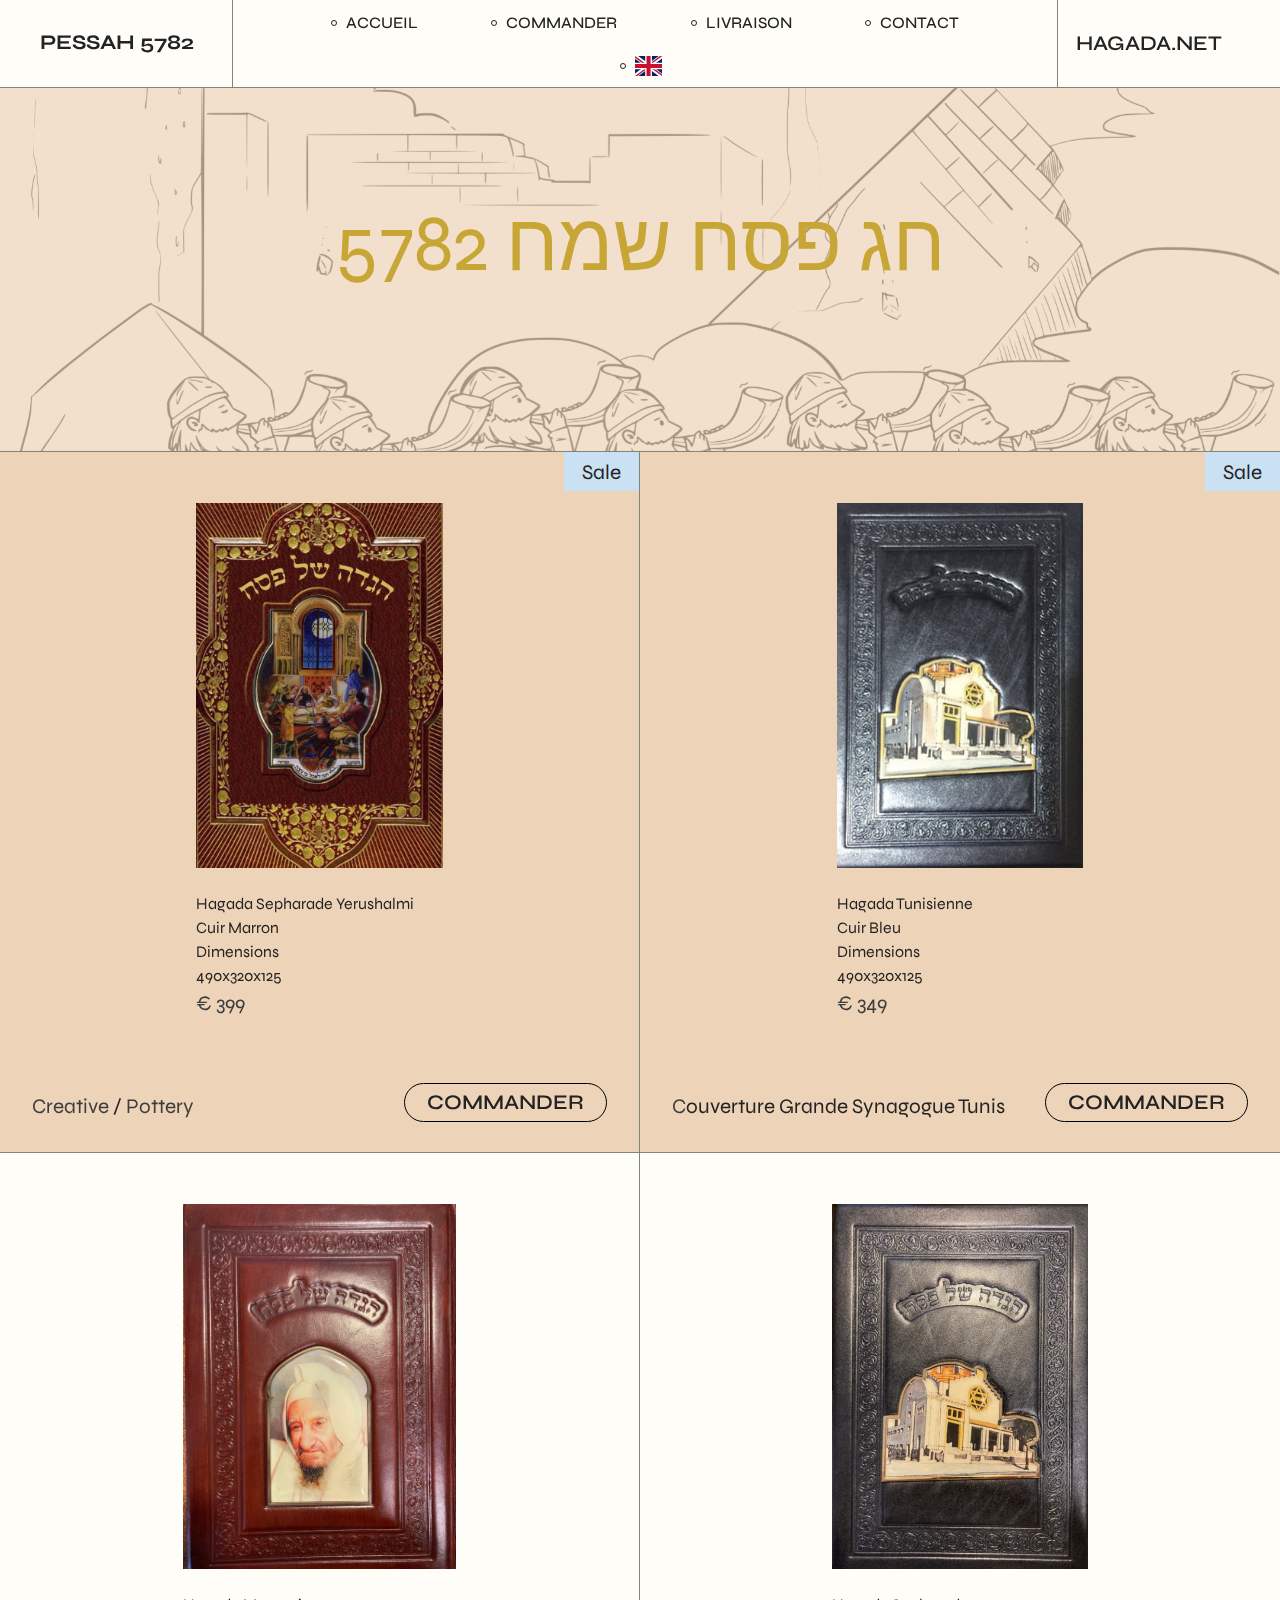
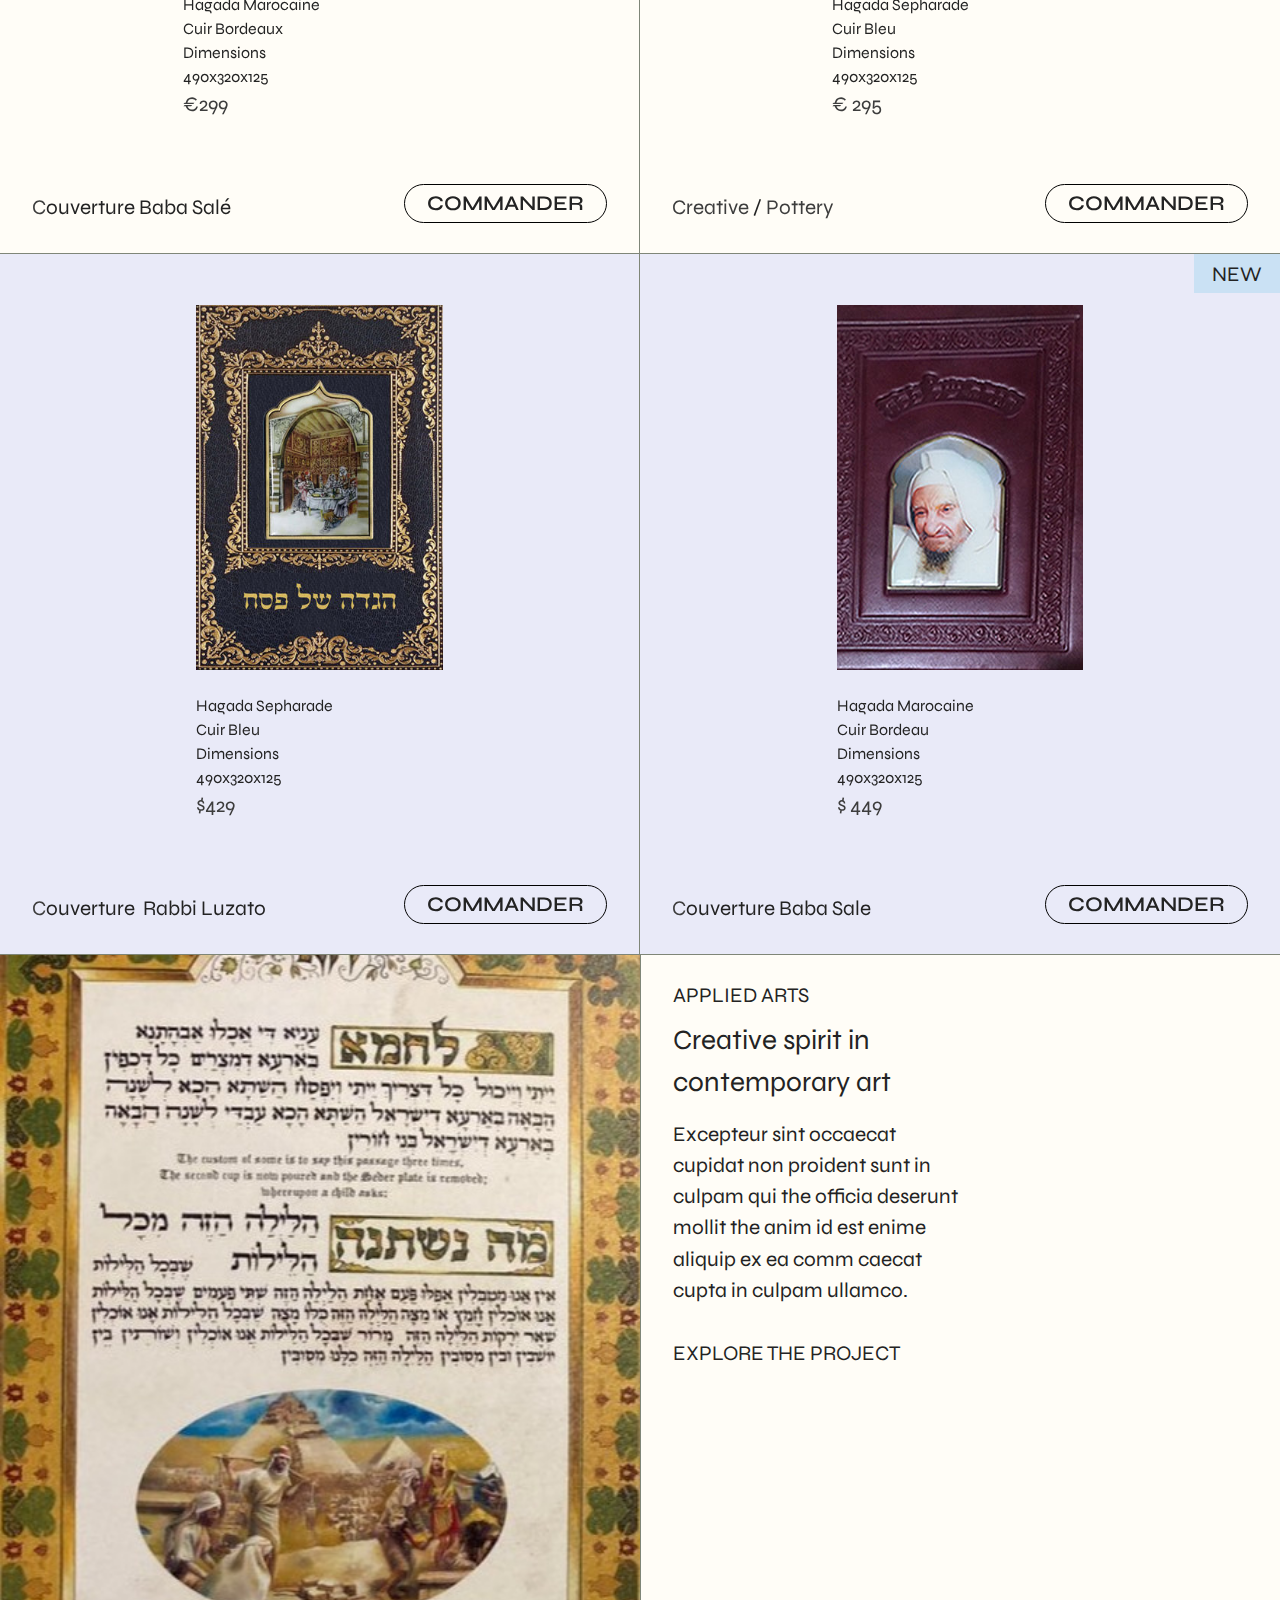
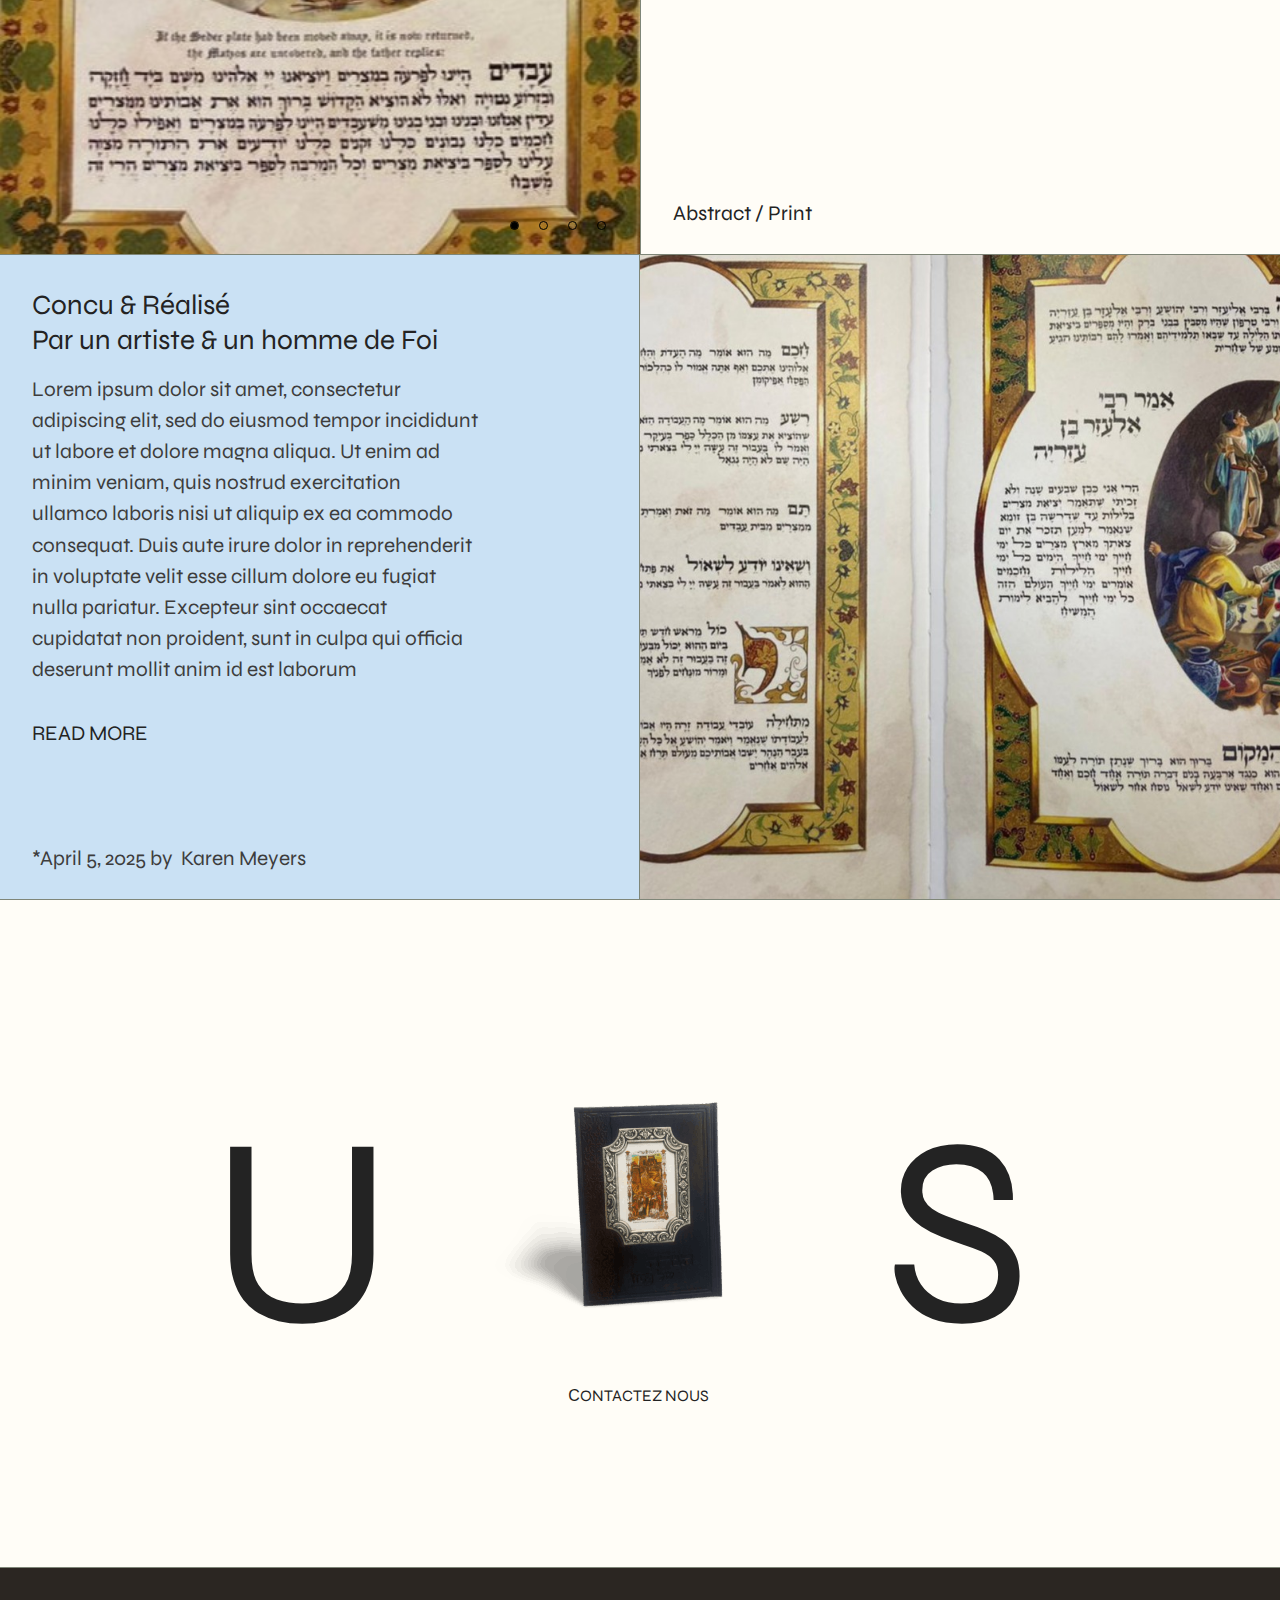
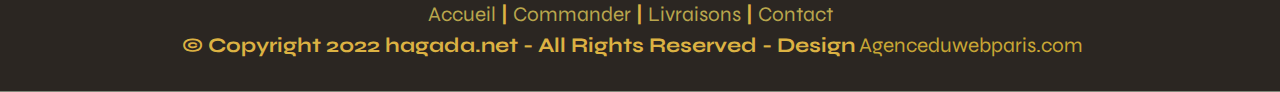
<file: Achat.html>
<!DOCTYPE html>
<html  >
<head>
  
  <meta charset="UTF-8">
  <meta http-equiv="X-UA-Compatible" content="IE=edge">
  
  <meta name="viewport" content="width=device-width, initial-scale=1, minimum-scale=1">
  <link rel="shortcut icon" href="assets/images/b46aedb9-c7ad-4301-8566-3cec51845aa7-128x171.png" type="image/x-icon">
  <meta name="description" content="">
  
  
  <title>Achetez votre hagada et recevez la avant Pessa'h</title>
  <link rel="stylesheet" href="assets/flag-icons/css/flag-icon.min.css">
  <link rel="stylesheet" href="assets/web/assets/mobirise-icons2/mobirise2.css">
  <link rel="stylesheet" href="assets/bootstrap/css/bootstrap.min.css">
  <link rel="stylesheet" href="assets/bootstrap/css/bootstrap-grid.min.css">
  <link rel="stylesheet" href="assets/bootstrap/css/bootstrap-reboot.min.css">
  <link rel="stylesheet" href="assets/parallax/jarallax.css">
  <link rel="stylesheet" href="assets/shopping-cart/minicart-theme.css">
  <link rel="stylesheet" href="assets/dropdown/css/style.css">
  <link rel="stylesheet" href="assets/socicon/css/styles.css">
  <link rel="stylesheet" href="assets/theme/css/style.css">
  <link rel="preload" href="https://fonts.googleapis.com/css?family=Syne:400,500,600,700,800&display=swap" as="style" onload="this.onload=null;this.rel='stylesheet'">
  <noscript><link rel="stylesheet" href="https://fonts.googleapis.com/css?family=Syne:400,500,600,700,800&display=swap"></noscript>
  <link rel="preload" as="style" href="assets/mobirise/css/mbr-additional.css"><link rel="stylesheet" href="assets/mobirise/css/mbr-additional.css" type="text/css">
  
  
  
  

</head>
<body>
<script>var shopcartSettings = {"shopcart_top_offset":120,"side_offset":20,"site_width":1150,"shopcart_icon_color":"#FFFFFF","shopcart_back_color":"#000000","shopcart_icon_size":30,"sc_count_color":"#FFFFFF","sc_count_back_color":"#F97352","sc_count_size":12,"checkout_button":"Pay with <img src=\"assets/shopping-cart/paypal_btn.svg\" alt=\"PayPal\">","cartTitle":"Your Order:","popup_button":"ajouter au panier"};</script>
  
  <section data-bs-version="5.1" class="menu menu1 cid-sUFFXm3FbQ" once="menu" id="menu1-t">
    

    <nav class="navbar navbar-dropdown navbar-expand-lg">
        <div class="container-fluid">
            <div class="layout-container">
                <div class="navbar-brand">
                
                    <span class="navbar-caption-wrap"><a class="navbar-caption text-black text-primary display-7" href="index.html">PESSAH 5782</a></span>
                </div>
                <button class="navbar-toggler" type="button" data-toggle="collapse" data-bs-toggle="collapse" data-target="#navbarSupportedContent" data-bs-target="#navbarSupportedContent" aria-controls="navbarNavAltMarkup" aria-expanded="false" aria-label="Toggle navigation">
                    <div class="hamburger">
                        <span></span>
                        <span></span>
                        <span></span>
                        <span></span>
                    </div>
                </button>
                <div class="collapse navbar-collapse" id="navbarSupportedContent">
                    <ul class="navbar-nav nav-dropdown" data-app-modern-menu="true"><li class="nav-item"><a class="nav-link link text-black text-primary display-4" href="index.html#top">ACCUEIL</a></li>
                        <li class="nav-item"><a class="nav-link link text-black text-primary display-4" href="Achat.html">COMMANDER</a></li>
                        
                        <li class="nav-item"><a class="nav-link link text-black text-primary display-4" href="livraison.html">LIVRAISON</a>
                        </li>
                        <li class="nav-item"><a class="nav-link link text-black text-primary display-4" href="Contact.html">CONTACT</a>
                        </li><li class="nav-item"><a class="nav-link link text-black text-primary display-4" href="https://lahaiegriselle.github.io/hag_eng" target="_blank"><span class="flag-icon flag-icon-gb mbr-iconfont mbr-iconfont-btn"></span></a></li></ul>
                    
                    <div class="navbar-buttons mbr-section-btn"><a class="btn btn-black-outline display-7" href="#">HAGADA.NET</a></div>
                </div>
            </div>
        </div>
    </nav>
</section>

<section data-bs-version="5.1" class="header6 cid-sUFVVMjmJw mbr-parallax-background" id="header6-1k">

    
    <div class="mbr-overlay" style="opacity: 0.7; background-color: rgb(237, 211, 184);">
    </div>
    <div class="container-fluid">
        <div class="row justify-content-center">
            <div class="col-12 text-container">
                <h4 class="card-title align-center mbr-fonts-style display-1">5782 חג פסח שמח</h4>
                
                
                
            </div>
        </div>
    </div>
</section>

<section data-bs-version="5.1" class="pricing3 cid-sUFACWT0gv" id="pricing3-s">
    
    

    <div class="main-container col-12">
        <div class="img-container first-container col-12 col-lg-6">
            <div class="marker-container">
                <p class="mbr-text mbr-fonts-style marker-text align-right mb-0 display-7">
                    <span>Sale</span>
                </p>
            </div>
            <div class="item-img">
                <div class="img">
                    <img src="assets/images/ashke-2-324x480.jpg" alt="">
                </div>
                <div class="img-text">
                    <h1 class="mbr-section-title mbr-fonts-style mb-0 title mt-0 display-4">Hagada Sepharade Yerushalmi<div>Cuir Marron</div><div>Dimensions
</div><div>490x320x125</div></h1>
                    <p class="mbr-text mbr-fonts-style price-text display-7">€ 399</p>
                </div>
            </div>
            <div class="item-info">
                <div class="link-wrap">
                    <p class="link link-contacts mbr-fonts-style align-left mb-0 display-7">
                        <a class="emerging-underline-link" href="#">Creative</a>
                        /
                        <a class="emerging-underline-link" href="#">Pottery</a>
                    </p>
                </div>
                <div class="mbr-section-btn mt-3"><a class="btn btn-black-outline display-7" href="data:application/json,%7B%22type%22%3A%22_cart%22%2C%22item_name%22%3A%22hagada%20sepharade%22%2C%22email%22%3A%22guchik178%40gmail.com%22%2C%22price%22%3A%22399.00%22%2C%22oldPrice%22%3A%22%22%2C%22currency_code%22%3A%22EUR%22%2C%22description%22%3A%22%22%2C%22images%22%3A%22%22%2C%22option1%22%3A%22Couleur%20%22%2C%22option2%22%3A%22rite%22%2C%22option3%22%3Anull%2C%22allPrice%22%3A%22%22%2C%22variants1%22%3A%5B%22Bleu%22%2C%22%20bordeaux%22%5D%2C%22variants2%22%3A%5B%22sepharde%22%2C%22tunisien%22%2C%22marocain%22%2C%22ashkenaze%22%5D%2C%22variants3%22%3Anull%7D" target="_blank">COMMANDER</a></div>
            </div>
        </div>
        <div class="img-container col-12 col-lg-6">
            <div class="marker-container">
                <p class="mbr-text mbr-fonts-style marker-text mb-0 align-right display-7">
                    <span>Sale</span>
                </p>
            </div>
            <div class="item-img">
                <div class="img">
                    <img src="assets/images/latune-324x480.jpg" alt="">
                </div>
                <div class="img-text">
                    <h1 class="mbr-section-title mbr-fonts-style mb-0 title mt-0 display-4">Hagada Tunisienne<div>Cuir Bleu
</div><div>Dimensions
</div><div>490x320x125</div></h1>
                    <p class="mbr-text mbr-fonts-style price-text display-7">€ 349</p>
                </div>
            </div>
            <div class="item-info">
                <div class="link-wrap">
                    <p class="link link-contacts mbr-fonts-style align-left mb-0 display-7">
                        <a class="emerging-underline-link" href="#">C</a>ouverture Grande Synagogue Tunis</p>
                </div>
                <div class="mbr-section-btn mt-3"><a class="btn btn-black-outline display-7" href="data:application/json,%7B%22type%22%3A%22_cart%22%2C%22item_name%22%3A%22hagada%20tune%22%2C%22email%22%3A%22guchik178%40gmail.com%22%2C%22price%22%3A%22349.00%22%2C%22oldPrice%22%3A%22399.00%22%2C%22currency_code%22%3A%22EUR%22%2C%22description%22%3A%22%22%2C%22images%22%3A%5B%22assets%2Fimages%2Fb46aedb9-c7ad-4301-8566-3cec51845aa7-128x171.png%22%5D%2C%22option1%22%3Anull%2C%22option2%22%3Anull%2C%22option3%22%3Anull%2C%22allPrice%22%3A%22%22%2C%22variants1%22%3Anull%2C%22variants2%22%3Anull%2C%22variants3%22%3Anull%7D" target="_blank">COMMANDER</a></div>
            </div>
        </div>
    </div>

</section>

<section data-bs-version="5.1" class="pricing1 cid-sUFABh7hcZ" id="pricing1-q">
    
    

    <div class="main-container col-12">
        <div class="img-container first-container col-12 col-lg-6">
            <div class="item-img">
                <div class="img">
                    <img src="assets/images/f7c41ac4-7699-4d0f-b452-1eff4adb14c3-600x800.jpeg" alt="">
                </div>
                <div class="img-text">
                    <h1 class="mbr-section-title mbr-fonts-style mb-0 title mt-0 display-4">Hagada Marocaine<div>Cuir Bordeaux</div><div>Dimensions
</div><div>490x320x125</div></h1>
                    <p class="mbr-text mbr-fonts-style artist-text display-7">€299</p>
                </div>
            </div>
            <div class="item-info">
                <div class="link-wrap">
                    <p class="link link-contacts mbr-fonts-style align-left mb-0 display-7">
                        <a class="emerging-underline-link" href="#">C</a>ouverture Baba Salé</p>
                </div>
                <div class="mbr-section-btn mt-3"><a class="btn btn-black-outline display-7" href="#">COMMANDER</a></div>
            </div>
        </div>
        <div class="img-container col-12 col-lg-6">
            <div class="item-img">
                <div class="img">
                    <img src="assets/images/b3ea1da9-60f2-48b2-8e01-a82b0571c610-600x800.jpeg" alt="">
                </div>
                <div class="img-text">
                    <h1 class="mbr-section-title mbr-fonts-style mb-0 title mt-0 display-4">Hagada Sepharade 
<div>Cuir Bleu
</div><div>Dimensions
</div><div>490x320x125</div></h1>
                    <p class="mbr-text mbr-fonts-style artist-text display-7">€ 295</p>
                </div>
            </div>
            <div class="item-info">
                <div class="link-wrap">
                    <p class="link link-contacts mbr-fonts-style align-left mb-0 display-7">
                        <a class="emerging-underline-link" href="#">Creative</a>
                        /
                        <a class="emerging-underline-link" href="#">Pottery</a>
                    </p>
                </div>
                <div class="mbr-section-btn mt-3"><a class="btn btn-black-outline display-7" href="#">COMMANDER</a></div>
            </div>
        </div>
    </div>

</section>

<section data-bs-version="5.1" class="pricing2 cid-sUFACfUqSZ" id="pricing2-r">
    
    

    <div class="main-container col-12">
        <div class="img-container first-container col-12 col-lg-6">
            
            <div class="item-img">
                <div class="img">
                    <img src="assets/images/bleu-324x480.jpg" alt="">
                </div>
                <div class="img-text">
                    <h1 class="mbr-section-title mbr-fonts-style mb-0 title mt-0 display-4">Hagada Sepharade&nbsp;<br>Cuir Bleu<br>Dimensions<br>490x320x125</h1>
                    <p class="mbr-text mbr-fonts-style artist-text display-7">
                        $429</p>
                </div>
            </div>
            <div class="item-info">
                <div class="link-wrap">
                    <p class="link link-contacts mbr-fonts-style align-left mb-0 display-7">
                        <a class="emerging-underline-link" href="#">C</a>ouverture&nbsp;&nbsp;Rabbi Luzato</p>
                </div>
                <div class="mbr-section-btn mt-3"><a class="btn btn-black-outline display-7" href="#">COMMANDER</a></div>
            </div>
        </div>
        <div class="img-container col-12 col-lg-6">
            <div class="marker-container">
                <p class="mbr-text mbr-fonts-style marker-text mb-0 align-right display-7">
                    <span>NEW</span>
                </p>
            </div>
            <div class="item-img">
                <div class="img">
                    <img src="assets/images/baba-324x480.jpg" alt="">
                </div>
                <div class="img-text">
                    <h1 class="mbr-section-title mbr-fonts-style mb-0 title mt-0 display-4">Hagada Marocaine<div>Cuir Bordeau</div><div>Dimensions
</div><div>490x320x125</div></h1>
                    <p class="mbr-text mbr-fonts-style artist-text display-7">
                        $ 449</p>
                </div>
            </div>
            <div class="item-info">
                <div class="link-wrap">
                    <p class="link link-contacts mbr-fonts-style align-left mb-0 display-7">
                        <a class="emerging-underline-link" href="#">C</a>ouverture Baba Sale</p>
                </div>
                <div class="mbr-section-btn mt-3"><a class="btn btn-black-outline display-7" href="#">COMMANDER</a></div>
            </div>
        </div>
    </div>

</section>

<section data-bs-version="5.1" class="slider2 cid-sUFOYnhzef mbr-fullscreen" id="slider2-1j">
    

    <div class="main-container col-12 row-reverse">
        <div class="text-container col-12 col-md-6">
            <div class="col-12 main-text">
                <div class="col-12">
                    <p class="mbr-text mbr-fonts-style text-with-round m-0 display-7">
                        APPLIED ARTS</p>
                    <h3 class="mbr-section-title mbr-fonts-style mb-3 title mt-2 display-5">
                        Creative spirit in contemporary art
                    </h3>
                    <p class="mbr-text mbr-fonts-style mt-3 mb-0 text display-7">
                        Excepteur sint occaecat cupidat non proident sunt in culpam qui the officia deserunt mollit the anim id est enime aliquip ex ea comm caecat cupta in culpam ullamco.</p>
                    <p class="link mbr-fonts-style align-left mt-4 mb-4 display-7">
                        <a class="text-black underlined-link" href="#">EXPLORE THE PROJECT</a>
                    </p>
                </div>
            </div>
            <div class="col-12">
                <div class="link-wrap">
                    <p class="link mbr-fonts-style align-left mb-0 display-7">
                        <a class="text-black emerging-underline-link" href="#">Abstract</a>
                         /
                        <a class="text-black emerging-underline-link" href="#">Print</a>
                    </p>
                </div>
            </div>
        </div>
        <div class="carousel slide col-12 col-md-6 carousel-fade" id="sUYfLy7QLs" data-ride="carousel" data-bs-ride="carousel" data-interval="3000" data-bs-interval="3000">
            <ol class="carousel-indicators">
                <li data-slide-to="0" data-bs-slide-to="0" class="active" data-target="#sUYfLy7QLs" data-bs-target="#sUYfLy7QLs"></li>
                <li data-slide-to="1" data-bs-slide-to="1" data-target="#sUYfLy7QLs" data-bs-target="#sUYfLy7QLs"></li>
                <li data-slide-to="2" data-bs-slide-to="2" data-target="#sUYfLy7QLs" data-bs-target="#sUYfLy7QLs"></li><li data-slide-to="3" data-bs-slide-to="3" data-target="#sUYfLy7QLs" data-bs-target="#sUYfLy7QLs"></li>
            </ol>
            <div class="carousel-inner col-12">
                
                
                <div class="carousel-item slider-image item active">
                    <div class="item-wrapper">
                        <img class="d-block w-100" src="assets/images/7a48f2e1-fdcf-4aa5-b7b2-070a533eefad-1-1280x960.jpeg" data-slide-to="0" data-bs-slide-to="0">
                        
                    </div>
                </div><div class="carousel-item slider-image item">
                    <div class="item-wrapper">
                        <img class="d-block w-100" src="assets/images/2c5f995b-4d67-49a0-afb9-ffb7ba62b6a0-1280x960.jpeg" data-slide-to="1" data-bs-slide-to="1">
                        
                    </div>
                </div><div class="carousel-item slider-image item">
                    <div class="item-wrapper">
                        <img class="d-block w-100" src="assets/images/2c5f995b-4d67-49a0-afb9-ffb7ba62b6a0-1280x960.jpeg" data-slide-to="2" data-bs-slide-to="2">
                        
                    </div>
                </div><div class="carousel-item slider-image item">
                    <div class="item-wrapper">
                        <img class="d-block w-100" src="assets/images/c03786b2-8f93-42bb-b054-0092b7cf75c8-1-583x437.jpeg" data-slide-to="4" data-bs-slide-to="4">
                        
                    </div>
                </div>
            </div>
            <a class="carousel-control carousel-control-prev" role="button" data-slide="prev" data-bs-slide="prev" href="#sUYfLy7QLs">
                <span class="mobi-mbri mobi-mbri-arrow-prev" aria-hidden="true"></span>
                <span class="sr-only visually-hidden">Previous</span>
            </a>
            <a class="carousel-control carousel-control-next" role="button" data-slide="next" data-bs-slide="next" href="#sUYfLy7QLs">
                <span class="mobi-mbri mobi-mbri-arrow-next" aria-hidden="true"></span>
                <span class="sr-only visually-hidden">Next</span>
            </a>
        </div>
    </div>

</section>

<section data-bs-version="5.1" class="slider1 cid-sUFzH8BtC4" id="header7-l">
    
    

    <div class="main-container col-12">
        <div class="text-container col-12 col-lg-6">
            <div class="text-wrap">
                <div class="col-12 main-text">
                    <div class="col-12">
                        
                        <h1 class="mbr-section-title mbr-fonts-style mb-3 title mt-2 display-5">Concu &amp; Réalisé<br>Par un artiste &amp; un homme de Foi</h1>
                        <p class="mbr-text mbr-fonts-style text mb-2 mt-2 display-7">
                            Lorem ipsum dolor sit amet, consectetur adipiscing elit, sed do eiusmod tempor incididunt ut labore et dolore magna aliqua. Ut enim ad minim veniam, quis nostrud exercitation ullamco laboris nisi ut aliquip ex ea commodo consequat. Duis aute irure dolor in reprehenderit in voluptate velit esse cillum dolore eu fugiat nulla pariatur. Excepteur sint occaecat cupidatat non proident, sunt in culpa qui officia deserunt mollit anim id est laborum
                        </p>
                        <p class="link mbr-fonts-style align-left mt-4 mb-4 display-7"><a class="text-black underlined-link" href="#">READ MORE</a></p>
                    </div>
                </div>
                <div class="col-12">
                    <div class="link-wrap">
                        <p class="link link-contacts mbr-fonts-style align-left mb-0 display-7">
                            *April 5, 2025 by&nbsp;&nbsp;<a class="underlined-link" href="#">Karen Meyers</a></p>
                    </div>
                </div>
            </div>
        </div>
        <div class="img-container col-12 col-lg-6">
            <div class="item-img">
                <img src="assets/images/c03786b2-8f93-42bb-b054-0092b7cf75c8-1335x1001.jpeg" alt="">
            </div>
        </div>
    </div>
</section>

<section data-bs-version="5.1" class="slider1 cid-sUFzHatkXt" id="contact2-o">
    
    

    <div class="main-container col-12">
        <div class="content content-left ali col-4">
            <p class="mbr-text mbr-fonts-style big-text big-text-left m-0 display-7">
                U
            </p>
        </div>
        <div class="content content-center col-4">
            <div class="item-img">
                <img src="assets/images/transparent-bg-shadow-designify-324x324.png" alt="">
            </div>
            <p class="link mbr-fonts-style align-center mt-3 mb-3 display-4"><a class="text-black underlined-link text-primary" href="Contact.html">СONTACTEZ NOUS&nbsp;</a></p>
        </div>
        <div class="content content-right col-4">
            <p class="mbr-text mbr-fonts-style big-text big-text-right m-0 display-7">
                S
            </p>
        </div>
    </div>
</section>

<section data-bs-version="5.1" class="footer3 cid-sUFzHaXPbM" once="footers" id="footer3-p">

    

    

    <div class="container">
        <div class="media-container-row mbr-white">
            <div class="col-12 wrapper">
                <div class="copyright">
                    <p class="mbr-text mb-0 mbr-fonts-style copyright display-7"><strong><a href="index.html" class="text-danger">Accueil</a> | <a href="Achat.html" class="text-danger text-primary">Commander</a> | <a href="livraison.html" class="text-danger">Livraisons</a> | <a href="Contact.html" class="text-danger">Contact&nbsp;</a><br>© Copyright 2022 hagada.net - All Rights Reserved - Design<a href="https://agenceduwebparis.com" class="text-warning" target="_blank"> Agenceduwebparis.com</a></strong></p>
                </div>
                
            </div>
        </div>
    </div>
</section>


<script src="assets/bootstrap/js/bootstrap.bundle.min.js"></script>
  <script src="assets/parallax/jarallax.js"></script>
  <script src="assets/smoothscroll/smooth-scroll.js"></script>
  <script src="assets/ytplayer/index.js"></script>
  <script src="assets/shopping-cart/minicart.js"></script>
  <script src="assets/shopping-cart/minicart-customizer.js"></script>
  <script src="assets/dropdown/js/navbar-dropdown.js"></script>
  <script src="assets/theme/js/script.js"></script>
  <script src="assets/shopping-cart/shop-lightbox.js"></script>
  
  

</body>
</html>
</file>
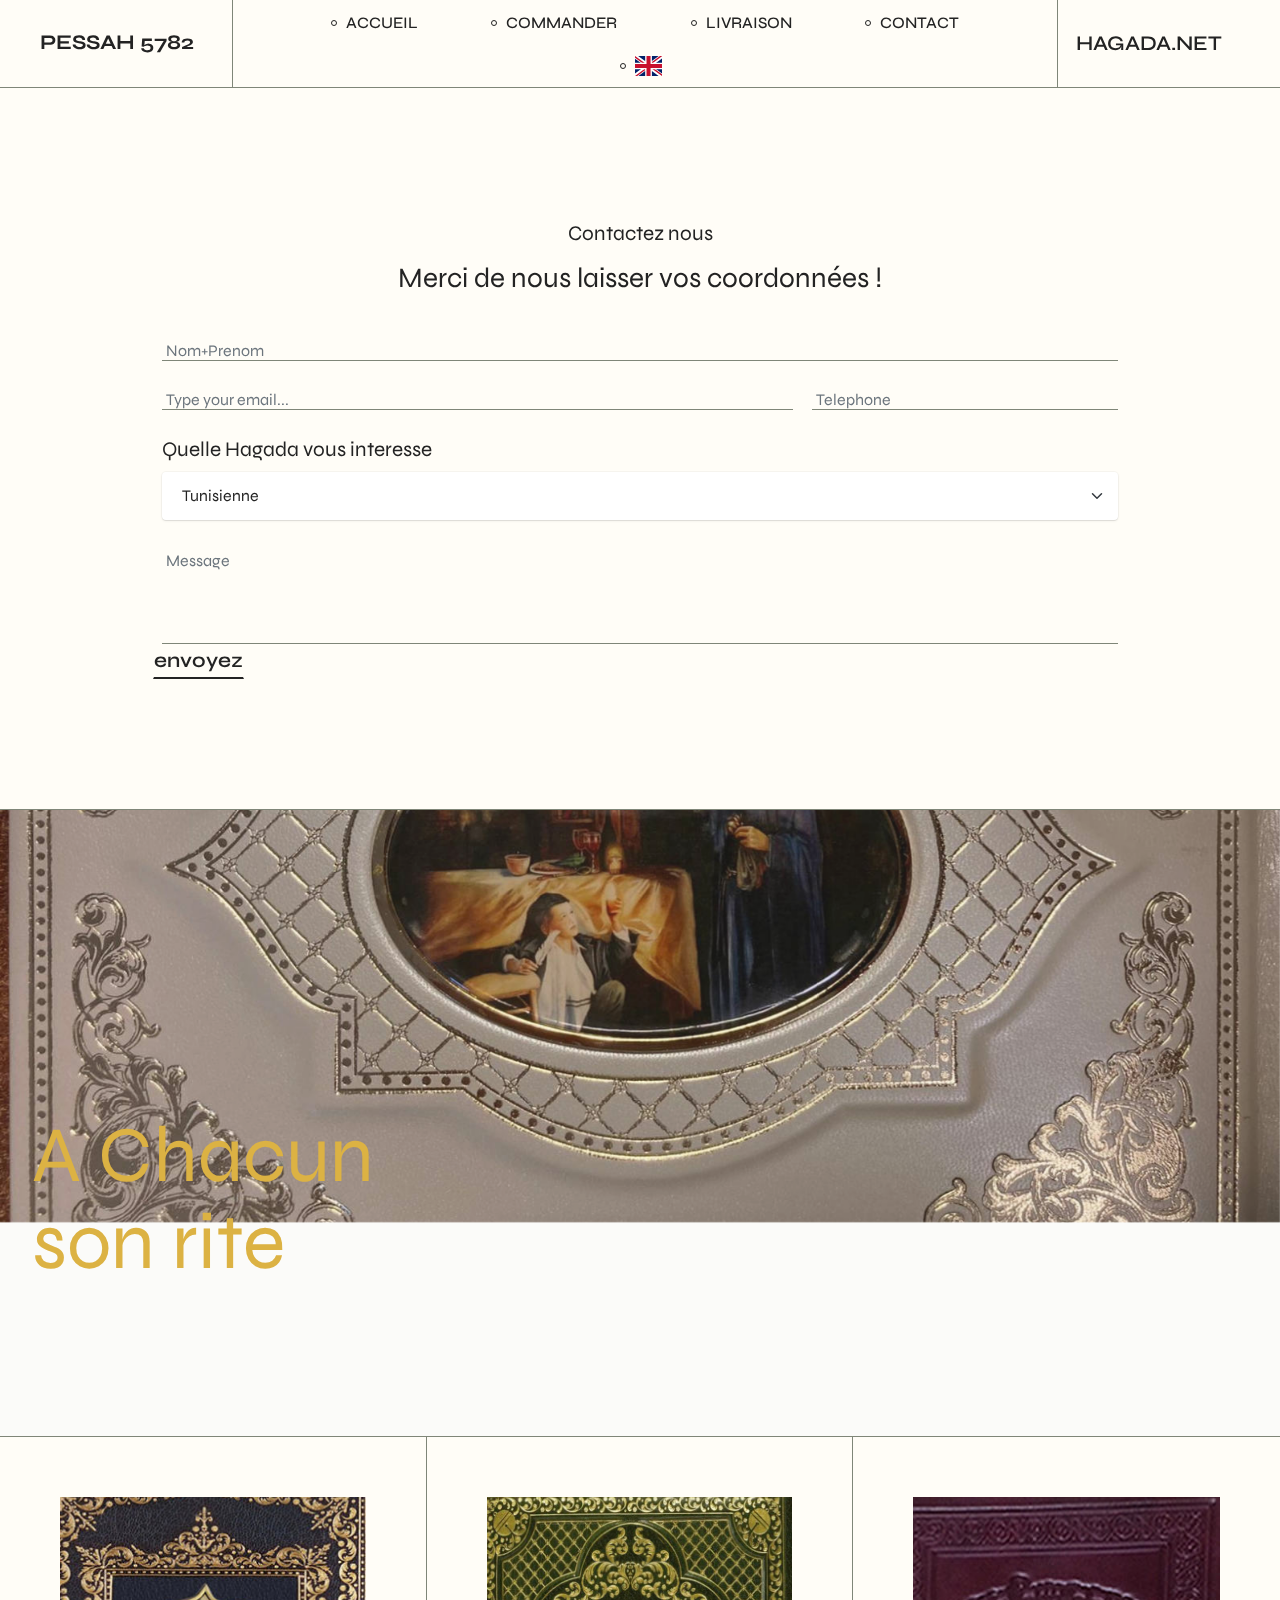
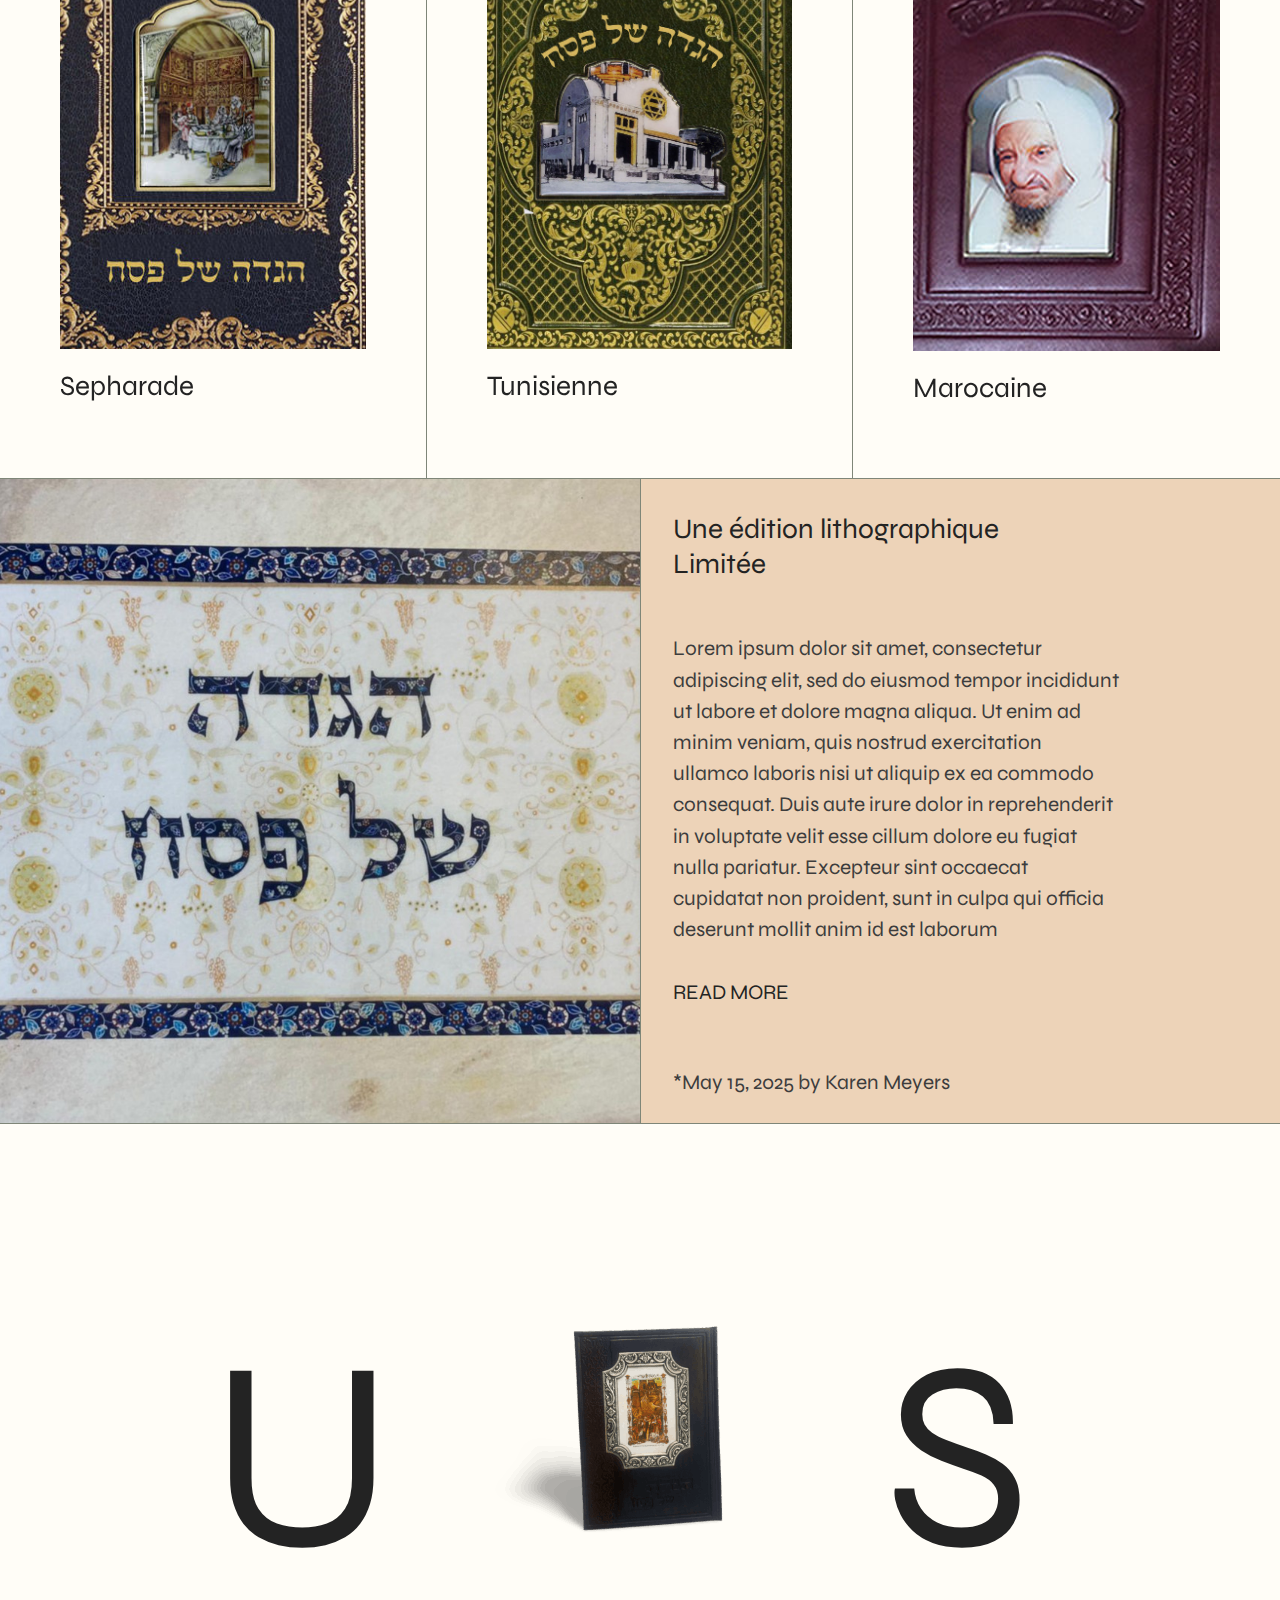
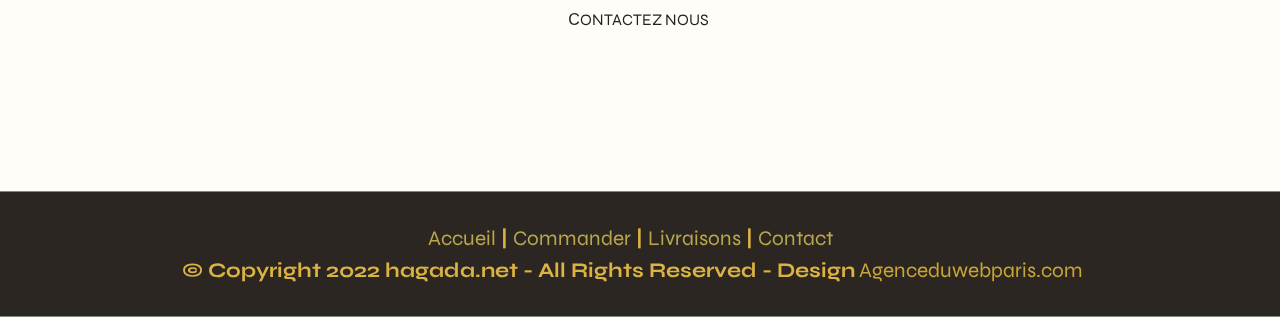
<file: Contact.html>
<!DOCTYPE html>
<html  >
<head>
  
  <meta charset="UTF-8">
  <meta http-equiv="X-UA-Compatible" content="IE=edge">
  
  <meta name="viewport" content="width=device-width, initial-scale=1, minimum-scale=1">
  <link rel="shortcut icon" href="assets/images/b46aedb9-c7ad-4301-8566-3cec51845aa7-128x171.png" type="image/x-icon">
  <meta name="description" content="">
  
  
  <title>Contactez nous pour plus d'infos sur les disponibilités</title>
  <link rel="stylesheet" href="assets/flag-icons/css/flag-icon.min.css">
  <link rel="stylesheet" href="assets/web/assets/mobirise-icons2/mobirise2.css">
  <link rel="stylesheet" href="assets/bootstrap/css/bootstrap.min.css">
  <link rel="stylesheet" href="assets/bootstrap/css/bootstrap-grid.min.css">
  <link rel="stylesheet" href="assets/bootstrap/css/bootstrap-reboot.min.css">
  <link rel="stylesheet" href="assets/parallax/jarallax.css">
    <link rel="stylesheet" href="assets/dropdown/css/style.css">
  <link rel="stylesheet" href="assets/socicon/css/styles.css">
  <link rel="stylesheet" href="assets/theme/css/style.css">
  <link rel="stylesheet" href="assets/recaptcha.css">
  <link rel="preload" href="https://fonts.googleapis.com/css?family=Syne:400,500,600,700,800&display=swap" as="style" onload="this.onload=null;this.rel='stylesheet'">
  <noscript><link rel="stylesheet" href="https://fonts.googleapis.com/css?family=Syne:400,500,600,700,800&display=swap"></noscript>
  <link rel="preload" as="style" href="assets/mobirise/css/mbr-additional.css"><link rel="stylesheet" href="assets/mobirise/css/mbr-additional.css" type="text/css">
  
  
  
  

</head>
<body>
  
  <section data-bs-version="5.1" class="menu menu1 cid-sUFI2xGDyV" once="menu" id="menu1-u">
    

    <nav class="navbar navbar-dropdown navbar-expand-lg">
        <div class="container-fluid">
            <div class="layout-container">
                <div class="navbar-brand">
                
                    <span class="navbar-caption-wrap"><a class="navbar-caption text-black text-primary display-7" href="index.html">PESSAH 5782</a></span>
                </div>
                <button class="navbar-toggler" type="button" data-toggle="collapse" data-bs-toggle="collapse" data-target="#navbarSupportedContent" data-bs-target="#navbarSupportedContent" aria-controls="navbarNavAltMarkup" aria-expanded="false" aria-label="Toggle navigation">
                    <div class="hamburger">
                        <span></span>
                        <span></span>
                        <span></span>
                        <span></span>
                    </div>
                </button>
                <div class="collapse navbar-collapse" id="navbarSupportedContent">
                    <ul class="navbar-nav nav-dropdown" data-app-modern-menu="true"><li class="nav-item"><a class="nav-link link text-black text-primary display-4" href="index.html#top">ACCUEIL</a></li>
                        <li class="nav-item"><a class="nav-link link text-black text-primary display-4" href="Achat.html">COMMANDER</a></li>
                        
                        <li class="nav-item"><a class="nav-link link text-black text-primary display-4" href="livraison.html">LIVRAISON</a>
                        </li>
                        <li class="nav-item"><a class="nav-link link text-black text-primary display-4" href="Contact.html">CONTACT</a>
                        </li><li class="nav-item"><a class="nav-link link text-black text-primary display-4" href="https://lahaiegriselle.github.io/hag_eng" target="_blank"><span class="flag-icon flag-icon-gb mbr-iconfont mbr-iconfont-btn"></span></a></li></ul>
                    
                    <div class="navbar-buttons mbr-section-btn"><a class="btn btn-black-outline display-7" href="#">HAGADA.NET</a></div>
                </div>
            </div>
        </div>
    </nav>
</section>

<section data-bs-version="5.1" class="form2 cid-sUFJ0PiT5J" id="form2-1b">
    
    
    <div class="main-container col-12">
        <div class="content col-12">
            <p class="mbr-text mbr-fonts-style text-with-round align-center m-0 display-7">
                Contactez nous</p>
            <h1 class="mbr-section-title mbr-fonts-style align-center title mt-2 display-5">Merci de nous laisser vos coordonnées !
            </h1>
            <div class="mbr-form-container" data-form-type="formoid">
<!--Formbuilder Form-->
<form action="https://mobirise.eu/" method="POST" class="mbr-form form-with-styler" data-form-title="Form Name"><input type="hidden" name="email" data-form-email="true" value="D2RD8J46D01xH1rEz7sj6c6zOHH2OHcITrEfaeaNtf9hcXUky6ZytniBBSn4TkST0J6zra+c/0sjP4TPsXFor2Gkn1Dahfzj0dktSVdHHDR2ekYDu+ohm9i9IfcBngPs.YB3mbSj+DhPUhLQpnrK8r2XlylGe/Go8X3dbkohejWVzQ61KpqHsd6ajKI6p5zNH6x+unAbbFTFZEJmxHoTqNMZ3E4vnq4gsUcroqfmYlpfNh6bi6EHMl/dZsESHoMFj">
<div class="row">
<div hidden="hidden" data-form-alert="" class="alert alert-success col-12">Thanks for filling out the form!</div>
<div hidden="hidden" data-form-alert-danger="" class="alert alert-danger col-12">Oops...! some problem!</div>
</div>
<div class="dragArea row">
<div class="col-lg-12 form-group mb-3 form-name" data-for="name">
<input type="text" name="name" placeholder="Nom+Prenom" data-form-field="name" required="required" class="form-control display-7" value="" id="name-form2-1b">
</div>
<div class="col-lg-8 col-md-12 col-sm-12 form-group mb-3 form-email" data-for="email">
<input type="email" name="email" placeholder="Type your email..." data-form-field="email" required="required" class="form-control display-7" value="" id="email-form2-1b">
</div>
<div data-for="telephone" class="col-lg-4 col-md-12 col-sm-12 form-group">
<input type="text" name="telephone" placeholder="Telephone" data-form-field="telephone" class="form-control display-7" required="required" value="" id="telephone-form2-1b">
</div>
<div data-for="Quelle Hagada vous interesse" class="col-lg-12 col-md-12 col-sm-12 form-group">
<label for="Quelle Hagada vous interesse-form2-1b" class="form-control-label mbr-fonts-style display-7">Quelle Hagada vous interesse</label>
<select name="Quelle Hagada vous interesse" data-form-field="Quelle Hagada vous interesse" class="form-control form-select display-7" id="Quelle Hagada vous interesse-form2-1b">
<option value="Tunisienne">Tunisienne</option>
<option value="Marocaine">Marocaine</option>
<option value="Sepharade">Sepharade</option>
<option value="Ashkénaze">Ashkénaze</option>
</select>
</div>
<div data-for="textarea" class="col-lg-12 form-group mb-3 form-message">
<textarea name="textarea" placeholder="Message" data-form-field="textarea" class="form-control form-textarea display-7" id="textarea-form2-1b"></textarea>
</div>
<div class="col-lg-12 mbr-section-btn">
<button type="submit" class="w-100 w-100 w-100 btn btn-black-outline display-7">envoyez</button>
</div>
</div>
</form><!--Formbuilder Form-->
</div>
        </div>
    </div>
</section>

<section data-bs-version="5.1" class="content10 cid-sUFI2ynMEE mbr-parallax-background" id="header1-v">
    
    <div class="mbr-overlay"></div>
    <div class="container-fluid">
        <div class="row justify-content-center">
            <div class="col-12  item-text">
                
                <div class="text-container">
                    <h5 class="mbr-section-title mbr-fonts-style mb-0 display-1"><br><br>A Chacun<br>son rite</h5>
                    
                </div>
            </div>
            
        </div>
    </div>
</section>

<section data-bs-version="5.1" class="slider1 cid-sUFI2zy7Os" id="gallery9-x">
    
    

    <div class="main-container col-12">
        <div class="card-container col-12">
            <div class="col-12 col-md-6 col-lg-4 card">
                <div class="item-img">
                    <img src="assets/images/bleu-324x480.jpg" alt="">
                </div>
                <div class="item-text">
                    
                    <h5 class="item-title mbr-fonts-style mb-3 display-5">
                        Sepharade<div><br></div></h5>
                </div>
                
            </div>
            <div class="col-12 col-md-6 col-lg-4 card">
                <div class="item-img">
                    <img src="assets/images/5555-658x973.jpg" alt="">
                </div>
                <div class="item-text">
                    
                    <h5 class="item-title mbr-fonts-style mb-3 display-5">Tunisienne</h5>
                </div>
                
            </div>

            <div class="col-12 col-md-6 col-lg-4 card">
                <div class="item-img">
                    <img src="assets/images/baba-324x480.jpg" alt="">
                </div>
                <div class="item-text">
                    

                    <h5 class="item-title mbr-fonts-style mb-3 display-5">
                        Marocaine</h5>
                </div>
                
            </div>
        </div>
    </div>

</section>

<section data-bs-version="5.1" class="slider1 cid-sUFI2B6lqA" id="header7-10">
    
    

    <div class="main-container col-12 row-reverse">
        <div class="text-container col-12 col-lg-6">
            <div class="text-wrap">
                <div class="col-12 main-text">
                    <div class="col-12">
                        
                        <h1 class="mbr-section-title mbr-fonts-style mb-3 title mt-2 display-5">Une édition lithographique<br>Limitée<br><br></h1>
                        <p class="mbr-text mbr-fonts-style text mb-2 mt-2 display-7">
                            Lorem ipsum dolor sit amet, consectetur adipiscing elit, sed do eiusmod tempor incididunt ut labore et dolore magna aliqua. Ut enim ad minim veniam, quis nostrud exercitation ullamco laboris nisi ut aliquip ex ea commodo consequat. Duis aute irure dolor in reprehenderit in voluptate velit esse cillum dolore eu fugiat nulla pariatur. Excepteur sint occaecat cupidatat non proident, sunt in culpa qui officia deserunt mollit anim id est laborum
                        </p>
                        <p class="link mbr-fonts-style align-left mt-4 mb-4 display-7"><a class="text-black underlined-link" href="#">READ MORE</a></p>
                    </div>
                </div>
                <div class="col-12">
                    <div class="link-wrap">
                        <p class="link link-contacts mbr-fonts-style align-left mb-0 display-7">
                            *May 15, 2025 by
<a class="underlined-link" href="#">Karen Meyers</a></p>
                    </div>
                </div>
            </div>
        </div>
        <div class="img-container col-12 col-lg-6">
            <div class="item-img">
                <img src="assets/images/733fd12e-73f2-4585-a8b5-6279e3ec72e1-1351x1013.jpeg" alt="">
            </div>
        </div>
    </div>
</section>

<section data-bs-version="5.1" class="slider1 cid-sUFI2FAxym" id="contact2-18">
    
    

    <div class="main-container col-12">
        <div class="content content-left ali col-4">
            <p class="mbr-text mbr-fonts-style big-text big-text-left m-0 display-7">
                U
            </p>
        </div>
        <div class="content content-center col-4">
            <div class="item-img">
                <img src="assets/images/transparent-bg-shadow-designify-324x324.png" alt="">
            </div>
            <p class="link mbr-fonts-style align-center mt-3 mb-3 display-4"><a class="text-black underlined-link" href="#">СONTACTEZ NOUS&nbsp;</a></p>
        </div>
        <div class="content content-right col-4">
            <p class="mbr-text mbr-fonts-style big-text big-text-right m-0 display-7">
                S
            </p>
        </div>
    </div>
</section>

<section data-bs-version="5.1" class="footer3 cid-sUFI2G9BpM" once="footers" id="footer3-19">

    

    

    <div class="container">
        <div class="media-container-row mbr-white">
            <div class="col-12 wrapper">
                <div class="copyright">
                    <p class="mbr-text mb-0 mbr-fonts-style copyright display-7"><strong><a href="index.html" class="text-danger">Accueil</a> | <a href="Achat.html" class="text-danger text-primary">Commander</a> | <a href="livraison.html" class="text-danger">Livraisons</a> | <a href="Contact.html" class="text-danger">Contact&nbsp;</a><br>© Copyright 2022 hagada.net - All Rights Reserved - Design<a href="https://agenceduwebparis.com" class="text-warning" target="_blank"> Agenceduwebparis.com</a></strong></p>
                </div>
                
            </div>
        </div>
    </div>
</section>


<script src="assets/bootstrap/js/bootstrap.bundle.min.js"></script>
  <script src="assets/parallax/jarallax.js"></script>
  <script src="assets/smoothscroll/smooth-scroll.js"></script>
  <script src="assets/ytplayer/index.js"></script>
      <script src="assets/dropdown/js/navbar-dropdown.js"></script>
  <script src="assets/theme/js/script.js"></script>
  <script src="assets/formoid.min.js"></script>
    
  

</body>
</html>
</file>
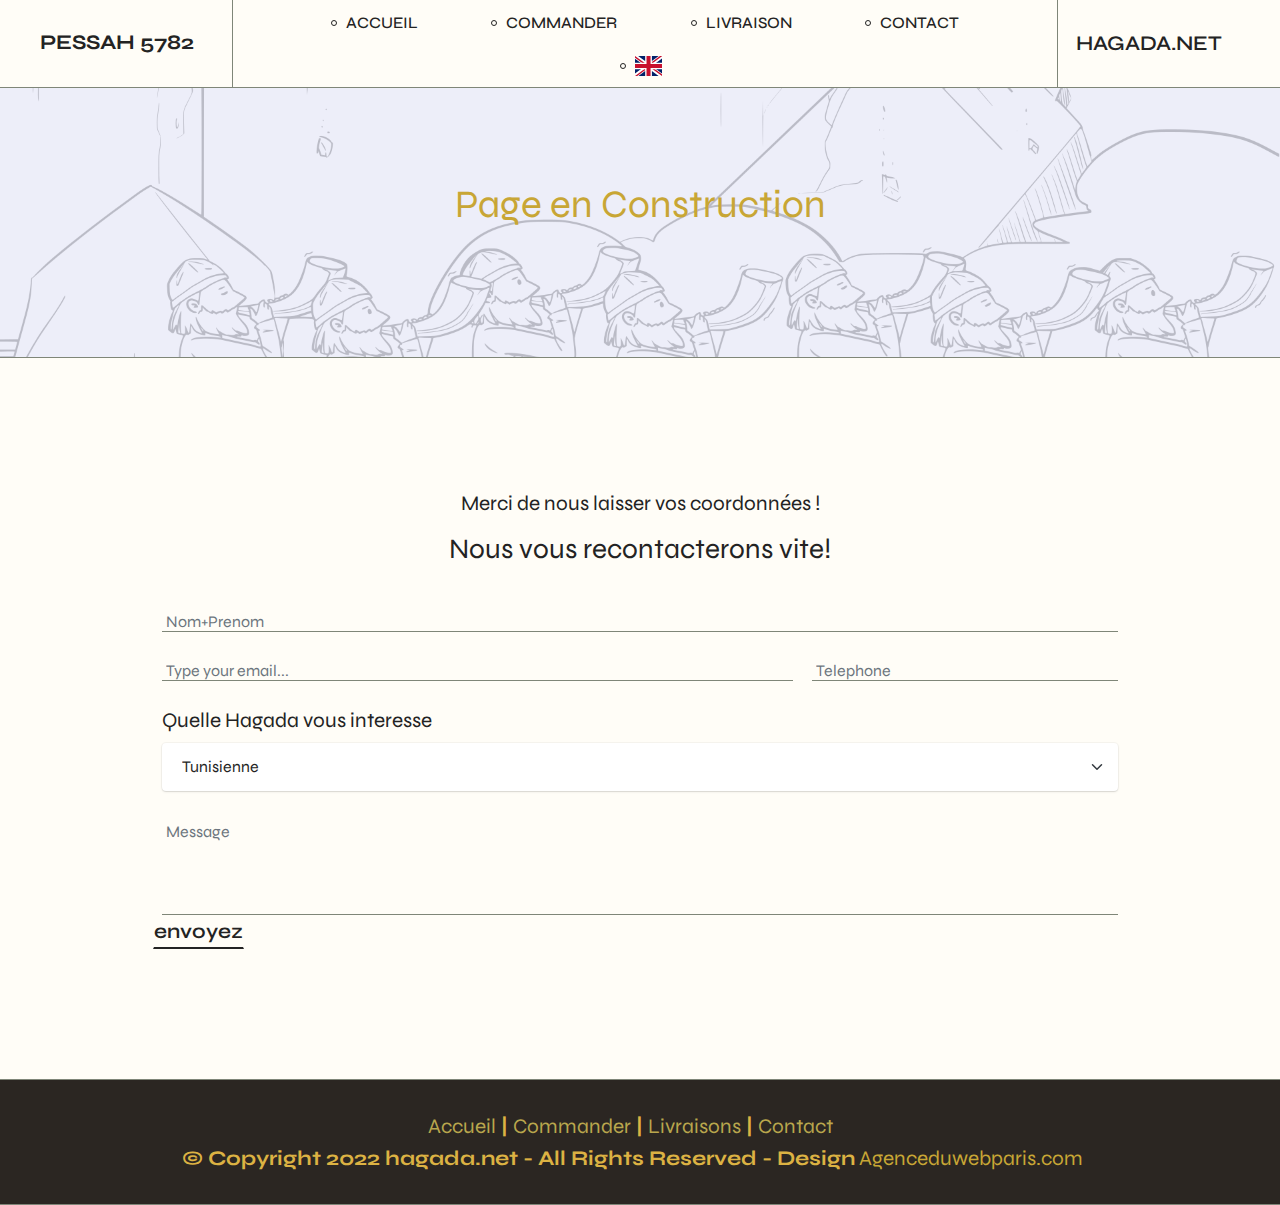
<file: livraison.html>
<!DOCTYPE html>
<html  >
<head>
  
  <meta charset="UTF-8">
  <meta http-equiv="X-UA-Compatible" content="IE=edge">
  
  <meta name="viewport" content="width=device-width, initial-scale=1, minimum-scale=1">
  <link rel="shortcut icon" href="assets/images/b46aedb9-c7ad-4301-8566-3cec51845aa7-128x171.png" type="image/x-icon">
  <meta name="description" content="">
  
  
  <title>Livraisons-> veuillez consulter nos conditions de livraisons</title>
  <link rel="stylesheet" href="assets/flag-icons/css/flag-icon.min.css">
  <link rel="stylesheet" href="assets/web/assets/mobirise-icons2/mobirise2.css">
  <link rel="stylesheet" href="assets/bootstrap/css/bootstrap.min.css">
  <link rel="stylesheet" href="assets/bootstrap/css/bootstrap-grid.min.css">
  <link rel="stylesheet" href="assets/bootstrap/css/bootstrap-reboot.min.css">
    <link rel="stylesheet" href="assets/dropdown/css/style.css">
  <link rel="stylesheet" href="assets/socicon/css/styles.css">
  <link rel="stylesheet" href="assets/theme/css/style.css">
  <link rel="stylesheet" href="assets/recaptcha.css">
  <link rel="preload" href="https://fonts.googleapis.com/css?family=Syne:400,500,600,700,800&display=swap" as="style" onload="this.onload=null;this.rel='stylesheet'">
  <noscript><link rel="stylesheet" href="https://fonts.googleapis.com/css?family=Syne:400,500,600,700,800&display=swap"></noscript>
  <link rel="preload" as="style" href="assets/mobirise/css/mbr-additional.css"><link rel="stylesheet" href="assets/mobirise/css/mbr-additional.css" type="text/css">
  
  
  
  

</head>
<body>
  
  <section data-bs-version="5.1" class="menu menu1 cid-sUFMARxdqz" once="menu" id="menu1-1d">
    

    <nav class="navbar navbar-dropdown navbar-expand-lg">
        <div class="container-fluid">
            <div class="layout-container">
                <div class="navbar-brand">
                
                    <span class="navbar-caption-wrap"><a class="navbar-caption text-black text-primary display-7" href="index.html">PESSAH 5782</a></span>
                </div>
                <button class="navbar-toggler" type="button" data-toggle="collapse" data-bs-toggle="collapse" data-target="#navbarSupportedContent" data-bs-target="#navbarSupportedContent" aria-controls="navbarNavAltMarkup" aria-expanded="false" aria-label="Toggle navigation">
                    <div class="hamburger">
                        <span></span>
                        <span></span>
                        <span></span>
                        <span></span>
                    </div>
                </button>
                <div class="collapse navbar-collapse" id="navbarSupportedContent">
                    <ul class="navbar-nav nav-dropdown" data-app-modern-menu="true"><li class="nav-item"><a class="nav-link link text-black text-primary display-4" href="index.html#top">ACCUEIL</a></li>
                        <li class="nav-item"><a class="nav-link link text-black text-primary display-4" href="Achat.html">COMMANDER</a></li>
                        
                        <li class="nav-item"><a class="nav-link link text-black text-primary display-4" href="livraison.html">LIVRAISON</a>
                        </li>
                        <li class="nav-item"><a class="nav-link link text-black text-primary display-4" href="Contact.html">CONTACT</a>
                        </li><li class="nav-item"><a class="nav-link link text-black text-primary display-4" href="https://lahaiegriselle.github.io/hag_eng" target="_blank"><span class="flag-icon flag-icon-gb mbr-iconfont mbr-iconfont-btn"></span></a></li></ul>
                    
                    <div class="navbar-buttons mbr-section-btn"><a class="btn btn-black-outline display-7" href="#">HAGADA.NET</a></div>
                </div>
            </div>
        </div>
    </nav>
</section>

<section data-bs-version="5.1" class="header6 cid-sUFXxMfhJL" id="header6-1l">

    
    <div class="mbr-overlay" style="opacity: 0.8; background-color: rgb(233, 234, 248);">
    </div>
    <div class="container-fluid">
        <div class="row justify-content-center">
            <div class="col-12 text-container">
                <h4 class="card-title align-center mbr-fonts-style display-2">
                    Page en Construction</h4>
                
                
                
            </div>
        </div>
    </div>
</section>

<section data-bs-version="5.1" class="form2 cid-sUFMAQVUn7" id="form2-1c">
    
    
    <div class="main-container col-12">
        <div class="content col-12">
            <p class="mbr-text mbr-fonts-style text-with-round align-center m-0 display-7">Merci de nous laisser vos coordonnées !</p>
            <h1 class="mbr-section-title mbr-fonts-style align-center title mt-2 display-5">Nous vous recontacterons vite!
            </h1>
            <div class="mbr-form-container" data-form-type="formoid">
<!--Formbuilder Form-->
<form action="https://mobirise.eu/" method="POST" class="mbr-form form-with-styler" data-form-title="Form Name"><input type="hidden" name="email" data-form-email="true" value="AfPOa7kAVJJIjH+EflW1+K1zVJu3LGmni0DO3dKBZsmUx92kmLZLcW+rqcwkoarPwV29YduKG537c4S13lm7BK1nRCRgDlLiWXXqiWuDDbBT5Qy5j48yyk8Xj6g+BcA/.VSrJgdm1WNRqYTijFf+aYRTVQ3WUWxb7IIo7mOnVareDjR6PKSVfdXasDjkBzwQ0D8adTR1iXnWVsj6y3DN1fkfen6/xNlZPyLw8rbGAcY0YBouKOVpW+1WYYxKcqajm">
<div class="row">
<div hidden="hidden" data-form-alert="" class="alert alert-success col-12">Thanks for filling out the form!</div>
<div hidden="hidden" data-form-alert-danger="" class="alert alert-danger col-12">Oops...! some problem!</div>
</div>
<div class="dragArea row">
<div class="col-lg-12 form-group mb-3 form-name" data-for="name">
<input type="text" name="name" placeholder="Nom+Prenom" data-form-field="name" required="required" class="form-control display-7" value="" id="name-form2-1c">
</div>
<div class="col-lg-8 col-md-12 col-sm-12 form-group mb-3 form-email" data-for="email">
<input type="email" name="email" placeholder="Type your email..." data-form-field="email" required="required" class="form-control display-7" value="" id="email-form2-1c">
</div>
<div data-for="telephone" class="col-lg-4 col-md-12 col-sm-12 form-group">
<input type="text" name="telephone" placeholder="Telephone" data-form-field="telephone" class="form-control display-7" required="required" value="" id="telephone-form2-1c">
</div>
<div data-for="Quelle Hagada vous interesse" class="col-lg-12 col-md-12 col-sm-12 form-group">
<label for="Quelle Hagada vous interesse-form2-1c" class="form-control-label mbr-fonts-style display-7">Quelle Hagada vous interesse</label>
<select name="Quelle Hagada vous interesse" data-form-field="Quelle Hagada vous interesse" class="form-control form-select display-7" id="Quelle Hagada vous interesse-form2-1c">
<option value="Tunisienne">Tunisienne</option>
<option value="Marocaine">Marocaine</option>
<option value="Sepharade">Sepharade</option>
<option value="Ashkénaze">Ashkénaze</option>
</select>
</div>
<div data-for="textarea" class="col-lg-12 form-group mb-3 form-message">
<textarea name="textarea" placeholder="Message" data-form-field="textarea" class="form-control form-textarea display-7" id="textarea-form2-1c"></textarea>
</div>
<div class="col-lg-12 mbr-section-btn">
<button type="submit" class="w-100 w-100 w-100 btn btn-black-outline display-7">envoyez</button>
</div>
</div>
</form><!--Formbuilder Form-->
</div>
        </div>
    </div>
</section>

<section data-bs-version="5.1" class="footer3 cid-sUFMAUrKVn" once="footers" id="footer3-1i">

    

    

    <div class="container">
        <div class="media-container-row mbr-white">
            <div class="col-12 wrapper">
                <div class="copyright">
                    <p class="mbr-text mb-0 mbr-fonts-style copyright display-7"><strong><a href="index.html" class="text-danger">Accueil</a> | <a href="Achat.html" class="text-danger text-primary">Commander</a> | <a href="livraison.html" class="text-danger">Livraisons</a> | <a href="Contact.html" class="text-danger">Contact&nbsp;</a><br>© Copyright 2022 hagada.net - All Rights Reserved - Design<a href="https://agenceduwebparis.com" class="text-warning" target="_blank"> Agenceduwebparis.com</a></strong></p>
                </div>
                
            </div>
        </div>
    </div>
</section>


<script src="assets/bootstrap/js/bootstrap.bundle.min.js"></script>
  <script src="assets/smoothscroll/smooth-scroll.js"></script>
  <script src="assets/ytplayer/index.js"></script>
      <script src="assets/dropdown/js/navbar-dropdown.js"></script>
  <script src="assets/theme/js/script.js"></script>
  <script src="assets/formoid.min.js"></script>
    
  

</body>
</html>
</file>
<file: assets/web/assets/mobirise-icons2/mobirise2.css>
@font-face {
  font-family: 'Moririse2';
  font-display: swap;
  src:  url('mobirise2.eot?f2bix4');
  src:  url('mobirise2.eot?f2bix4#iefix') format('embedded-opentype'),
    url('mobirise2.ttf?f2bix4') format('truetype'),
    url('mobirise2.woff?f2bix4') format('woff'),
    url('mobirise2.svg?f2bix4#mobirise2') format('svg');
  font-weight: normal;
  font-style: normal;
}

[class^="mobi-"], [class*=" mobi-"] {
  /* use !important to prevent issues with browser extensions that change fonts */
  font-family: 'Moririse2' !important;
  speak: none;
  font-style: normal;
  font-weight: normal;
  font-variant: normal;
  text-transform: none;
  line-height: 1;

  /* Better Font Rendering =========== */
  -webkit-font-smoothing: antialiased;
  -moz-osx-font-smoothing: grayscale;
}

.mobi-mbri-add-submenu:before {
  content: "\e900";
}
.mobi-mbri-alert:before {
  content: "\e901";
}
.mobi-mbri-align-center:before {
  content: "\e902";
}
.mobi-mbri-align-justify:before {
  content: "\e903";
}
.mobi-mbri-align-left:before {
  content: "\e904";
}
.mobi-mbri-align-right:before {
  content: "\e905";
}
.mobi-mbri-android:before {
  content: "\e906";
}
.mobi-mbri-apple:before {
  content: "\e907";
}
.mobi-mbri-arrow-down:before {
  content: "\e908";
}
.mobi-mbri-arrow-next:before {
  content: "\e909";
}
.mobi-mbri-arrow-prev:before {
  content: "\e90a";
}
.mobi-mbri-arrow-up:before {
  content: "\e90b";
}
.mobi-mbri-bold:before {
  content: "\e90c";
}
.mobi-mbri-bookmark:before {
  content: "\e90d";
}
.mobi-mbri-bootstrap:before {
  content: "\e90e";
}
.mobi-mbri-briefcase:before {
  content: "\e90f";
}
.mobi-mbri-browse:before {
  content: "\e910";
}
.mobi-mbri-bulleted-list:before {
  content: "\e911";
}
.mobi-mbri-calendar:before {
  content: "\e912";
}
.mobi-mbri-camera:before {
  content: "\e913";
}
.mobi-mbri-cart-add:before {
  content: "\e914";
}
.mobi-mbri-cart-full:before {
  content: "\e915";
}
.mobi-mbri-cash:before {
  content: "\e916";
}
.mobi-mbri-change-style:before {
  content: "\e917";
}
.mobi-mbri-chat:before {
  content: "\e918";
}
.mobi-mbri-clock:before {
  content: "\e919";
}
.mobi-mbri-close:before {
  content: "\e91a";
}
.mobi-mbri-cloud:before {
  content: "\e91b";
}
.mobi-mbri-code:before {
  content: "\e91c";
}
.mobi-mbri-contact-form:before {
  content: "\e91d";
}
.mobi-mbri-credit-card:before {
  content: "\e91e";
}
.mobi-mbri-cursor-click:before {
  content: "\e91f";
}
.mobi-mbri-cust-feedback:before {
  content: "\e920";
}
.mobi-mbri-database:before {
  content: "\e921";
}
.mobi-mbri-delivery:before {
  content: "\e922";
}
.mobi-mbri-desktop:before {
  content: "\e923";
}
.mobi-mbri-devices:before {
  content: "\e924";
}
.mobi-mbri-down:before {
  content: "\e925";
}
.mobi-mbri-download-2:before {
  content: "\e926";
}
.mobi-mbri-download:before {
  content: "\e927";
}
.mobi-mbri-drag-n-drop-2:before {
  content: "\e928";
}
.mobi-mbri-drag-n-drop:before {
  content: "\e929";
}
.mobi-mbri-edit-2:before {
  content: "\e92a";
}
.mobi-mbri-edit:before {
  content: "\e92b";
}
.mobi-mbri-error:before {
  content: "\e92c";
}
.mobi-mbri-extension:before {
  content: "\e92d";
}
.mobi-mbri-features:before {
  content: "\e92e";
}
.mobi-mbri-file:before {
  content: "\e92f";
}
.mobi-mbri-flag:before {
  content: "\e930";
}
.mobi-mbri-folder:before {
  content: "\e931";
}
.mobi-mbri-gift:before {
  content: "\e932";
}
.mobi-mbri-github:before {
  content: "\e933";
}
.mobi-mbri-globe-2:before {
  content: "\e934";
}
.mobi-mbri-globe:before {
  content: "\e935";
}
.mobi-mbri-growing-chart:before {
  content: "\e936";
}
.mobi-mbri-hearth:before {
  content: "\e937";
}
.mobi-mbri-help:before {
  content: "\e938";
}
.mobi-mbri-home:before {
  content: "\e939";
}
.mobi-mbri-hot-cup:before {
  content: "\e93a";
}
.mobi-mbri-idea:before {
  content: "\e93b";
}
.mobi-mbri-image-gallery:before {
  content: "\e93c";
}
.mobi-mbri-image-slider:before {
  content: "\e93d";
}
.mobi-mbri-info:before {
  content: "\e93e";
}
.mobi-mbri-italic:before {
  content: "\e93f";
}
.mobi-mbri-key:before {
  content: "\e940";
}
.mobi-mbri-laptop:before {
  content: "\e941";
}
.mobi-mbri-layers:before {
  content: "\e942";
}
.mobi-mbri-left-right:before {
  content: "\e943";
}
.mobi-mbri-left:before {
  content: "\e944";
}
.mobi-mbri-letter:before {
  content: "\e945";
}
.mobi-mbri-like:before {
  content: "\e946";
}
.mobi-mbri-link:before {
  content: "\e947";
}
.mobi-mbri-lock:before {
  content: "\e948";
}
.mobi-mbri-login:before {
  content: "\e949";
}
.mobi-mbri-logout:before {
  content: "\e94a";
}
.mobi-mbri-magic-stick:before {
  content: "\e94b";
}
.mobi-mbri-map-pin:before {
  content: "\e94c";
}
.mobi-mbri-menu:before {
  content: "\e94d";
}
.mobi-mbri-mobile-2:before {
  content: "\e94e";
}
.mobi-mbri-mobile-horizontal:before {
  content: "\e94f";
}
.mobi-mbri-mobile:before {
  content: "\e950";
}
.mobi-mbri-mobirise:before {
  content: "\e951";
}
.mobi-mbri-more-horizontal:before {
  content: "\e952";
}
.mobi-mbri-more-vertical:before {
  content: "\e953";
}
.mobi-mbri-music:before {
  content: "\e954";
}
.mobi-mbri-new-file:before {
  content: "\e955";
}
.mobi-mbri-numbered-list:before {
  content: "\e956";
}
.mobi-mbri-opened-folder:before {
  content: "\e957";
}
.mobi-mbri-pages:before {
  content: "\e958";
}
.mobi-mbri-paper-plane:before {
  content: "\e959";
}
.mobi-mbri-paperclip:before {
  content: "\e95a";
}
.mobi-mbri-phone:before {
  content: "\e95b";
}
.mobi-mbri-photo:before {
  content: "\e95c";
}
.mobi-mbri-photos:before {
  content: "\e95d";
}
.mobi-mbri-pin:before {
  content: "\e95e";
}
.mobi-mbri-play:before {
  content: "\e95f";
}
.mobi-mbri-plus:before {
  content: "\e960";
}
.mobi-mbri-preview:before {
  content: "\e961";
}
.mobi-mbri-print:before {
  content: "\e962";
}
.mobi-mbri-protect:before {
  content: "\e963";
}
.mobi-mbri-question:before {
  content: "\e964";
}
.mobi-mbri-quote-left:before {
  content: "\e965";
}
.mobi-mbri-quote-right:before {
  content: "\e966";
}
.mobi-mbri-redo:before {
  content: "\e967";
}
.mobi-mbri-refresh:before {
  content: "\e968";
}
.mobi-mbri-responsive-2:before {
  content: "\e969";
}
.mobi-mbri-responsive:before {
  content: "\e96a";
}
.mobi-mbri-right:before {
  content: "\e96b";
}
.mobi-mbri-rocket:before {
  content: "\e96c";
}
.mobi-mbri-sad-face:before {
  content: "\e96d";
}
.mobi-mbri-sale:before {
  content: "\e96e";
}
.mobi-mbri-save:before {
  content: "\e96f";
}
.mobi-mbri-search:before {
  content: "\e970";
}
.mobi-mbri-setting-2:before {
  content: "\e971";
}
.mobi-mbri-setting-3:before {
  content: "\e972";
}
.mobi-mbri-setting:before {
  content: "\e973";
}
.mobi-mbri-share:before {
  content: "\e974";
}
.mobi-mbri-shopping-bag:before {
  content: "\e975";
}
.mobi-mbri-shopping-basket:before {
  content: "\e976";
}
.mobi-mbri-shopping-cart:before {
  content: "\e977";
}
.mobi-mbri-sites:before {
  content: "\e978";
}
.mobi-mbri-smile-face:before {
  content: "\e979";
}
.mobi-mbri-speed:before {
  content: "\e97a";
}
.mobi-mbri-star:before {
  content: "\e97b";
}
.mobi-mbri-success:before {
  content: "\e97c";
}
.mobi-mbri-sun:before {
  content: "\e97d";
}
.mobi-mbri-sun2:before {
  content: "\e97e";
}
.mobi-mbri-tablet-vertical:before {
  content: "\e97f";
}
.mobi-mbri-tablet:before {
  content: "\e980";
}
.mobi-mbri-target:before {
  content: "\e981";
}
.mobi-mbri-timer:before {
  content: "\e982";
}
.mobi-mbri-to-ftp:before {
  content: "\e983";
}
.mobi-mbri-to-local-drive:before {
  content: "\e984";
}
.mobi-mbri-touch-swipe:before {
  content: "\e985";
}
.mobi-mbri-touch:before {
  content: "\e986";
}
.mobi-mbri-trash:before {
  content: "\e987";
}
.mobi-mbri-underline:before {
  content: "\e988";
}
.mobi-mbri-undo:before {
  content: "\e989";
}
.mobi-mbri-unlink:before {
  content: "\e98a";
}
.mobi-mbri-unlock:before {
  content: "\e98b";
}
.mobi-mbri-up-down:before {
  content: "\e98c";
}
.mobi-mbri-up:before {
  content: "\e98d";
}
.mobi-mbri-update:before {
  content: "\e98e";
}
.mobi-mbri-upload-2:before {
  content: "\e98f";
}
.mobi-mbri-upload:before {
  content: "\e990";
}
.mobi-mbri-user-2:before {
  content: "\e991";
}
.mobi-mbri-user:before {
  content: "\e992";
}
.mobi-mbri-users:before {
  content: "\e993";
}
.mobi-mbri-video-play:before {
  content: "\e994";
}
.mobi-mbri-video:before {
  content: "\e995";
}
.mobi-mbri-watch:before {
  content: "\e996";
}
.mobi-mbri-website-theme-2:before {
  content: "\e997";
}
.mobi-mbri-website-theme:before {
  content: "\e998";
}
.mobi-mbri-wifi:before {
  content: "\e999";
}
.mobi-mbri-windows:before {
  content: "\e99a";
}
.mobi-mbri-zoom-in:before {
  content: "\e99b";
}
.mobi-mbri-zoom-out:before {
  content: "\e99c";
}
</file>
<file: assets/parallax/jarallax.css>
.jarallax {
    position: relative;
    z-index: 0;
}
.jarallax > .jarallax-img {
    position: absolute;
    object-fit: cover;
    /* support for plugin https://github.com/bfred-it/object-fit-images */
    font-family: 'object-fit: cover;';
    top: 0;
    left: 0;
    width: 100%;
    height: 100%;
    z-index: -1;
}
</file>
<file: assets/dropdown/css/style.css>
.navbar-dropdown {
  left: 0;
  padding: 0;
  position: absolute;
  right: 0;
  top: 0;
  transition: all 0.45s ease;
  z-index: 1030;
  background: #282828; }
  .navbar-dropdown .navbar-logo {
    margin-right: 0.8rem;
    transition: margin 0.3s ease-in-out;
    vertical-align: middle; }
    .navbar-dropdown .navbar-logo img {
      height: 3.125rem;
      transition: all 0.3s ease-in-out; }
    .navbar-dropdown .navbar-logo.mbr-iconfont {
      font-size: 3.125rem;
      line-height: 3.125rem; }
  .navbar-dropdown .navbar-caption {
    font-weight: 700;
    white-space: normal;
    vertical-align: -4px;
    line-height: 3.125rem !important; }
    .navbar-dropdown .navbar-caption, .navbar-dropdown .navbar-caption:hover {
      color: inherit;
      text-decoration: none; }
  .navbar-dropdown .mbr-iconfont + .navbar-caption {
    vertical-align: -1px; }
  .navbar-dropdown.navbar-fixed-top {
    position: fixed; }
  .navbar-dropdown .navbar-brand span {
    vertical-align: -4px; }
  .navbar-dropdown.bg-color.transparent {
    background: none; }
  .navbar-dropdown.navbar-short .navbar-brand {
    padding: 0.625rem 0; }
    .navbar-dropdown.navbar-short .navbar-brand span {
      vertical-align: -1px; }
  .navbar-dropdown.navbar-short .navbar-caption {
    line-height: 2.375rem !important;
    vertical-align: -2px; }
  .navbar-dropdown.navbar-short .navbar-logo {
    margin-right: 0.5rem; }
    .navbar-dropdown.navbar-short .navbar-logo img {
      height: 2.375rem; }
    .navbar-dropdown.navbar-short .navbar-logo.mbr-iconfont {
      font-size: 2.375rem;
      line-height: 2.375rem; }
  .navbar-dropdown.navbar-short .mbr-table-cell {
    height: 3.625rem; }
  .navbar-dropdown .navbar-close {
    left: 0.6875rem;
    position: fixed;
    top: 0.75rem;
    z-index: 1000; }
  .navbar-dropdown .hamburger-icon {
    content: "";
    display: inline-block;
    vertical-align: middle;
    width: 16px;
    -webkit-box-shadow: 0 -6px 0 1px #282828,0 0 0 1px #282828,0 6px 0 1px #282828;
    -moz-box-shadow: 0 -6px 0 1px #282828,0 0 0 1px #282828,0 6px 0 1px #282828;
    box-shadow: 0 -6px 0 1px #282828,0 0 0 1px #282828,0 6px 0 1px #282828; }

.dropdown-menu .dropdown-toggle[data-toggle="dropdown-submenu"]::after {
  border-bottom: 0.35em solid transparent;
  border-left: 0.35em solid;
  border-right: 0;
  border-top: 0.35em solid transparent;
  margin-left: 0.3rem; }

.dropdown-menu .dropdown-item:focus {
  outline: 0; }

.nav-dropdown {
  font-size: 0.75rem;
  font-weight: 500;
  height: auto !important; }
  .nav-dropdown .nav-btn {
    padding-left: 1rem; }
  .nav-dropdown .link {
    margin: .667em 1.667em;
    font-weight: 500;
    padding: 0;
    transition: color .2s ease-in-out; }
    .nav-dropdown .link.dropdown-toggle {
      margin-right: 2.583em; }
      .nav-dropdown .link.dropdown-toggle::after {
        margin-left: .25rem;
        border-top: 0.35em solid;
        border-right: 0.35em solid transparent;
        border-left: 0.35em solid transparent;
        border-bottom: 0; }
      .nav-dropdown .link.dropdown-toggle[aria-expanded="true"] {
        margin: 0;
        padding: 0.667em 3.263em  0.667em 1.667em; }
  .nav-dropdown .link::after,
  .nav-dropdown .dropdown-item::after {
    color: inherit; }
  .nav-dropdown .btn {
    font-size: 0.75rem;
    font-weight: 700;
    letter-spacing: 0;
    margin-bottom: 0;
    padding-left: 1.25rem;
    padding-right: 1.25rem; }
  .nav-dropdown .dropdown-menu {
    border-radius: 0;
    border: 0;
    left: 0;
    margin: 0;
    padding-bottom: 1.25rem;
    padding-top: 1.25rem;
    position: relative; }
  .nav-dropdown .dropdown-submenu {
    margin-left: 0.125rem;
    top: 0; }
  .nav-dropdown .dropdown-item {
    font-weight: 500;
    line-height: 2;
    padding: 0.3846em 4.615em 0.3846em 1.5385em;
    position: relative;
    transition: color .2s ease-in-out, background-color .2s ease-in-out; }
    .nav-dropdown .dropdown-item::after {
      margin-top: -0.3077em;
      position: absolute;
      right: 1.1538em;
      top: 50%; }
    .nav-dropdown .dropdown-item:focus, .nav-dropdown .dropdown-item:hover {
      background: none; }

@media (max-width: 767px) {
  .nav-dropdown.navbar-toggleable-sm {
    bottom: 0;
    display: none;
    left: 0;
    overflow-x: hidden;
    position: fixed;
    top: 0;
    transform: translateX(-100%);
    -ms-transform: translateX(-100%);
    -webkit-transform: translateX(-100%);
    width: 18.75rem;
    z-index: 999; } }
.nav-dropdown.navbar-toggleable-xl {
  bottom: 0;
  display: none;
  left: 0;
  overflow-x: hidden;
  position: fixed;
  top: 0;
  transform: translateX(-100%);
  -ms-transform: translateX(-100%);
  -webkit-transform: translateX(-100%);
  width: 18.75rem;
  z-index: 999; }

.nav-dropdown-sm {
  display: block !important;
  overflow-x: hidden;
  overflow: auto;
  padding-top: 3.875rem; }
  .nav-dropdown-sm::after {
    content: "";
    display: block;
    height: 3rem;
    width: 100%; }
  .nav-dropdown-sm.collapse.in ~ .navbar-close {
    display: block !important; }
  .nav-dropdown-sm.collapsing, .nav-dropdown-sm.collapse.in {
    transform: translateX(0);
    -ms-transform: translateX(0);
    -webkit-transform: translateX(0);
    transition: all 0.25s ease-out;
    -webkit-transition: all 0.25s ease-out;
    background: #282828; }
  .nav-dropdown-sm.collapsing[aria-expanded="false"] {
    transform: translateX(-100%);
    -ms-transform: translateX(-100%);
    -webkit-transform: translateX(-100%); }
  .nav-dropdown-sm .nav-item {
    display: block;
    margin-left: 0 !important;
    padding-left: 0; }
  .nav-dropdown-sm .link,
  .nav-dropdown-sm .dropdown-item {
    border-top: 1px dotted rgba(255, 255, 255, 0.1);
    font-size: 0.8125rem;
    line-height: 1.6;
    margin: 0 !important;
    padding: 0.875rem 2.4rem 0.875rem 1.5625rem !important;
    position: relative;
    white-space: normal; }
    .nav-dropdown-sm .link:focus, .nav-dropdown-sm .link:hover,
    .nav-dropdown-sm .dropdown-item:focus,
    .nav-dropdown-sm .dropdown-item:hover {
      background: rgba(0, 0, 0, 0.2) !important;
      color: #c0a375; }
  .nav-dropdown-sm .nav-btn {
    position: relative;
    padding: 1.5625rem 1.5625rem 0 1.5625rem; }
    .nav-dropdown-sm .nav-btn::before {
      border-top: 1px dotted rgba(255, 255, 255, 0.1);
      content: "";
      left: 0;
      position: absolute;
      top: 0;
      width: 100%; }
    .nav-dropdown-sm .nav-btn + .nav-btn {
      padding-top: 0.625rem; }
      .nav-dropdown-sm .nav-btn + .nav-btn::before {
        display: none; }
  .nav-dropdown-sm .btn {
    padding: 0.625rem 0; }
  .nav-dropdown-sm .dropdown-toggle[data-toggle="dropdown-submenu"]::after {
    margin-left: .25rem;
    border-top: 0.35em solid;
    border-right: 0.35em solid transparent;
    border-left: 0.35em solid transparent;
    border-bottom: 0; }
  .nav-dropdown-sm .dropdown-toggle[data-toggle="dropdown-submenu"][aria-expanded="true"]::after {
    border-top: 0;
    border-right: 0.35em solid transparent;
    border-left: 0.35em solid transparent;
    border-bottom: 0.35em solid; }
  .nav-dropdown-sm .dropdown-menu {
    margin: 0;
    padding: 0;
    position: relative;
    top: 0;
    left: 0;
    width: 100%;
    border: 0;
    float: none;
    border-radius: 0;
    background: none; }
  .nav-dropdown-sm .dropdown-submenu {
    left: 100%;
    margin-left: 0.125rem;
    margin-top: -1.25rem;
    top: 0; }

.navbar-toggleable-sm .nav-dropdown .dropdown-menu {
  position: absolute; }

.navbar-toggleable-sm .nav-dropdown .dropdown-submenu {
  left: 100%;
  margin-left: 0.125rem;
  margin-top: -1.25rem;
  top: 0; }

.navbar-toggleable-sm.opened .nav-dropdown .dropdown-menu {
  position: relative; }

.navbar-toggleable-sm.opened .nav-dropdown .dropdown-submenu {
  left: 0;
  margin-left: 00rem;
  margin-top: 0rem;
  top: 0; }

.is-builder .nav-dropdown.collapsing {
  transition: none !important; }
</file>
<file: assets/socicon/css/styles.css>
@charset "UTF-8";

@font-face {
  font-family: 'Socicon';
  src:  url('../fonts/socicon.eot');
  src:  url('../fonts/socicon.eot?#iefix') format('embedded-opentype'),
    url('../fonts/socicon.woff2') format('woff2'),
    url('../fonts/socicon.ttf') format('truetype'),
    url('../fonts/socicon.woff') format('woff'),
    url('../fonts/socicon.svg#socicon') format('svg');
  font-weight: normal;
  font-style: normal;
  font-display: swap;
}

[data-icon]:before {
  font-family: "socicon" !important;
  content: attr(data-icon);
  font-style: normal !important;
  font-weight: normal !important;
  font-variant: normal !important;
  text-transform: none !important;
  speak: none;
  line-height: 1;
  -webkit-font-smoothing: antialiased;
  -moz-osx-font-smoothing: grayscale;
}

[class^="socicon-"], [class*=" socicon-"] {
  /* use !important to prevent issues with browser extensions that change fonts */
  font-family: 'Socicon' !important;
  speak: none;
  font-style: normal;
  font-weight: normal;
  font-variant: normal;
  text-transform: none;
  line-height: 1;

  /* Better Font Rendering =========== */
  -webkit-font-smoothing: antialiased;
  -moz-osx-font-smoothing: grayscale;
}

.socicon-eitaa:before {
  content: "\e97c";
}
.socicon-soroush:before {
  content: "\e97d";
}
.socicon-bale:before {
  content: "\e97e";
}
.socicon-zazzle:before {
  content: "\e97b";
}
.socicon-society6:before {
  content: "\e97a";
}
.socicon-redbubble:before {
  content: "\e979";
}
.socicon-avvo:before {
  content: "\e978";
}
.socicon-stitcher:before {
  content: "\e977";
}
.socicon-googlehangouts:before {
  content: "\e974";
}
.socicon-dlive:before {
  content: "\e975";
}
.socicon-vsco:before {
  content: "\e976";
}
.socicon-flipboard:before {
  content: "\e973";
}
.socicon-ubuntu:before {
  content: "\e958";
}
.socicon-artstation:before {
  content: "\e959";
}
.socicon-invision:before {
  content: "\e95a";
}
.socicon-torial:before {
  content: "\e95b";
}
.socicon-collectorz:before {
  content: "\e95c";
}
.socicon-seenthis:before {
  content: "\e95d";
}
.socicon-googleplaymusic:before {
  content: "\e95e";
}
.socicon-debian:before {
  content: "\e95f";
}
.socicon-filmfreeway:before {
  content: "\e960";
}
.socicon-gnome:before {
  content: "\e961";
}
.socicon-itchio:before {
  content: "\e962";
}
.socicon-jamendo:before {
  content: "\e963";
}
.socicon-mix:before {
  content: "\e964";
}
.socicon-sharepoint:before {
  content: "\e965";
}
.socicon-tinder:before {
  content: "\e966";
}
.socicon-windguru:before {
  content: "\e967";
}
.socicon-cdbaby:before {
  content: "\e968";
}
.socicon-elementaryos:before {
  content: "\e969";
}
.socicon-stage32:before {
  content: "\e96a";
}
.socicon-tiktok:before {
  content: "\e96b";
}
.socicon-gitter:before {
  content: "\e96c";
}
.socicon-letterboxd:before {
  content: "\e96d";
}
.socicon-threema:before {
  content: "\e96e";
}
.socicon-splice:before {
  content: "\e96f";
}
.socicon-metapop:before {
  content: "\e970";
}
.socicon-naver:before {
  content: "\e971";
}
.socicon-remote:before {
  content: "\e972";
}
.socicon-internet:before {
  content: "\e957";
}
.socicon-moddb:before {
  content: "\e94b";
}
.socicon-indiedb:before {
  content: "\e94c";
}
.socicon-traxsource:before {
  content: "\e94d";
}
.socicon-gamefor:before {
  content: "\e94e";
}
.socicon-pixiv:before {
  content: "\e94f";
}
.socicon-myanimelist:before {
  content: "\e950";
}
.socicon-blackberry:before {
  content: "\e951";
}
.socicon-wickr:before {
  content: "\e952";
}
.socicon-spip:before {
  content: "\e953";
}
.socicon-napster:before {
  content: "\e954";
}
.socicon-beatport:before {
  content: "\e955";
}
.socicon-hackerone:before {
  content: "\e956";
}
.socicon-hackernews:before {
  content: "\e946";
}
.socicon-smashwords:before {
  content: "\e947";
}
.socicon-kobo:before {
  content: "\e948";
}
.socicon-bookbub:before {
  content: "\e949";
}
.socicon-mailru:before {
  content: "\e94a";
}
.socicon-gitlab:before {
  content: "\e945";
}
.socicon-instructables:before {
  content: "\e944";
}
.socicon-portfolio:before {
  content: "\e943";
}
.socicon-codered:before {
  content: "\e940";
}
.socicon-origin:before {
  content: "\e941";
}
.socicon-nextdoor:before {
  content: "\e942";
}
.socicon-udemy:before {
  content: "\e93f";
}
.socicon-livemaster:before {
  content: "\e93e";
}
.socicon-crunchbase:before {
  content: "\e93b";
}
.socicon-homefy:before {
  content: "\e93c";
}
.socicon-calendly:before {
  content: "\e93d";
}
.socicon-realtor:before {
  content: "\e90f";
}
.socicon-tidal:before {
  content: "\e910";
}
.socicon-qobuz:before {
  content: "\e911";
}
.socicon-natgeo:before {
  content: "\e912";
}
.socicon-mastodon:before {
  content: "\e913";
}
.socicon-unsplash:before {
  content: "\e914";
}
.socicon-homeadvisor:before {
  content: "\e915";
}
.socicon-angieslist:before {
  content: "\e916";
}
.socicon-codepen:before {
  content: "\e917";
}
.socicon-slack:before {
  content: "\e918";
}
.socicon-openaigym:before {
  content: "\e919";
}
.socicon-logmein:before {
  content: "\e91a";
}
.socicon-fiverr:before {
  content: "\e91b";
}
.socicon-gotomeeting:before {
  content: "\e91c";
}
.socicon-aliexpress:before {
  content: "\e91d";
}
.socicon-guru:before {
  content: "\e91e";
}
.socicon-appstore:before {
  content: "\e91f";
}
.socicon-homes:before {
  content: "\e920";
}
.socicon-zoom:before {
  content: "\e921";
}
.socicon-alibaba:before {
  content: "\e922";
}
.socicon-craigslist:before {
  content: "\e923";
}
.socicon-wix:before {
  content: "\e924";
}
.socicon-redfin:before {
  content: "\e925";
}
.socicon-googlecalendar:before {
  content: "\e926";
}
.socicon-shopify:before {
  content: "\e927";
}
.socicon-freelancer:before {
  content: "\e928";
}
.socicon-seedrs:before {
  content: "\e929";
}
.socicon-bing:before {
  content: "\e92a";
}
.socicon-doodle:before {
  content: "\e92b";
}
.socicon-bonanza:before {
  content: "\e92c";
}
.socicon-squarespace:before {
  content: "\e92d";
}
.socicon-toptal:before {
  content: "\e92e";
}
.socicon-gust:before {
  content: "\e92f";
}
.socicon-ask:before {
  content: "\e930";
}
.socicon-trulia:before {
  content: "\e931";
}
.socicon-loomly:before {
  content: "\e932";
}
.socicon-ghost:before {
  content: "\e933";
}
.socicon-upwork:before {
  content: "\e934";
}
.socicon-fundable:before {
  content: "\e935";
}
.socicon-booking:before {
  content: "\e936";
}
.socicon-googlemaps:before {
  content: "\e937";
}
.socicon-zillow:before {
  content: "\e938";
}
.socicon-niconico:before {
  content: "\e939";
}
.socicon-toneden:before {
  content: "\e93a";
}
.socicon-augment:before {
  content: "\e908";
}
.socicon-bitbucket:before {
  content: "\e909";
}
.socicon-fyuse:before {
  content: "\e90a";
}
.socicon-yt-gaming:before {
  content: "\e90b";
}
.socicon-sketchfab:before {
  content: "\e90c";
}
.socicon-mobcrush:before {
  content: "\e90d";
}
.socicon-microsoft:before {
  content: "\e90e";
}
.socicon-pandora:before {
  content: "\e907";
}
.socicon-messenger:before {
  content: "\e906";
}
.socicon-gamewisp:before {
  content: "\e905";
}
.socicon-bloglovin:before {
  content: "\e904";
}
.socicon-tunein:before {
  content: "\e903";
}
.socicon-gamejolt:before {
  content: "\e901";
}
.socicon-trello:before {
  content: "\e902";
}
.socicon-spreadshirt:before {
  content: "\e900";
}
.socicon-500px:before {
  content: "\e000";
}
.socicon-8tracks:before {
  content: "\e001";
}
.socicon-airbnb:before {
  content: "\e002";
}
.socicon-alliance:before {
  content: "\e003";
}
.socicon-amazon:before {
  content: "\e004";
}
.socicon-amplement:before {
  content: "\e005";
}
.socicon-android:before {
  content: "\e006";
}
.socicon-angellist:before {
  content: "\e007";
}
.socicon-apple:before {
  content: "\e008";
}
.socicon-appnet:before {
  content: "\e009";
}
.socicon-baidu:before {
  content: "\e00a";
}
.socicon-bandcamp:before {
  content: "\e00b";
}
.socicon-battlenet:before {
  content: "\e00c";
}
.socicon-mixer:before {
  content: "\e00d";
}
.socicon-bebee:before {
  content: "\e00e";
}
.socicon-bebo:before {
  content: "\e00f";
}
.socicon-behance:before {
  content: "\e010";
}
.socicon-blizzard:before {
  content: "\e011";
}
.socicon-blogger:before {
  content: "\e012";
}
.socicon-buffer:before {
  content: "\e013";
}
.socicon-chrome:before {
  content: "\e014";
}
.socicon-coderwall:before {
  content: "\e015";
}
.socicon-curse:before {
  content: "\e016";
}
.socicon-dailymotion:before {
  content: "\e017";
}
.socicon-deezer:before {
  content: "\e018";
}
.socicon-delicious:before {
  content: "\e019";
}
.socicon-deviantart:before {
  content: "\e01a";
}
.socicon-diablo:before {
  content: "\e01b";
}
.socicon-digg:before {
  content: "\e01c";
}
.socicon-discord:before {
  content: "\e01d";
}
.socicon-disqus:before {
  content: "\e01e";
}
.socicon-douban:before {
  content: "\e01f";
}
.socicon-draugiem:before {
  content: "\e020";
}
.socicon-dribbble:before {
  content: "\e021";
}
.socicon-drupal:before {
  content: "\e022";
}
.socicon-ebay:before {
  content: "\e023";
}
.socicon-ello:before {
  content: "\e024";
}
.socicon-endomodo:before {
  content: "\e025";
}
.socicon-envato:before {
  content: "\e026";
}
.socicon-etsy:before {
  content: "\e027";
}
.socicon-facebook:before {
  content: "\e028";
}
.socicon-feedburner:before {
  content: "\e029";
}
.socicon-filmweb:before {
  content: "\e02a";
}
.socicon-firefox:before {
  content: "\e02b";
}
.socicon-flattr:before {
  content: "\e02c";
}
.socicon-flickr:before {
  content: "\e02d";
}
.socicon-formulr:before {
  content: "\e02e";
}
.socicon-forrst:before {
  content: "\e02f";
}
.socicon-foursquare:before {
  content: "\e030";
}
.socicon-friendfeed:before {
  content: "\e031";
}
.socicon-github:before {
  content: "\e032";
}
.socicon-goodreads:before {
  content: "\e033";
}
.socicon-google:before {
  content: "\e034";
}
.socicon-googlescholar:before {
  content: "\e035";
}
.socicon-googlegroups:before {
  content: "\e036";
}
.socicon-googlephotos:before {
  content: "\e037";
}
.socicon-googleplus:before {
  content: "\e038";
}
.socicon-grooveshark:before {
  content: "\e039";
}
.socicon-hackerrank:before {
  content: "\e03a";
}
.socicon-hearthstone:before {
  content: "\e03b";
}
.socicon-hellocoton:before {
  content: "\e03c";
}
.socicon-heroes:before {
  content: "\e03d";
}
.socicon-smashcast:before {
  content: "\e03e";
}
.socicon-horde:before {
  content: "\e03f";
}
.socicon-houzz:before {
  content: "\e040";
}
.socicon-icq:before {
  content: "\e041";
}
.socicon-identica:before {
  content: "\e042";
}
.socicon-imdb:before {
  content: "\e043";
}
.socicon-instagram:before {
  content: "\e044";
}
.socicon-issuu:before {
  content: "\e045";
}
.socicon-istock:before {
  content: "\e046";
}
.socicon-itunes:before {
  content: "\e047";
}
.socicon-keybase:before {
  content: "\e048";
}
.socicon-lanyrd:before {
  content: "\e049";
}
.socicon-lastfm:before {
  content: "\e04a";
}
.socicon-line:before {
  content: "\e04b";
}
.socicon-linkedin:before {
  content: "\e04c";
}
.socicon-livejournal:before {
  content: "\e04d";
}
.socicon-lyft:before {
  content: "\e04e";
}
.socicon-macos:before {
  content: "\e04f";
}
.socicon-mail:before {
  content: "\e050";
}
.socicon-medium:before {
  content: "\e051";
}
.socicon-meetup:before {
  content: "\e052";
}
.socicon-mixcloud:before {
  content: "\e053";
}
.socicon-modelmayhem:before {
  content: "\e054";
}
.socicon-mumble:before {
  content: "\e055";
}
.socicon-myspace:before {
  content: "\e056";
}
.socicon-newsvine:before {
  content: "\e057";
}
.socicon-nintendo:before {
  content: "\e058";
}
.socicon-npm:before {
  content: "\e059";
}
.socicon-odnoklassniki:before {
  content: "\e05a";
}
.socicon-openid:before {
  content: "\e05b";
}
.socicon-opera:before {
  content: "\e05c";
}
.socicon-outlook:before {
  content: "\e05d";
}
.socicon-overwatch:before {
  content: "\e05e";
}
.socicon-patreon:before {
  content: "\e05f";
}
.socicon-paypal:before {
  content: "\e060";
}
.socicon-periscope:before {
  content: "\e061";
}
.socicon-persona:before {
  content: "\e062";
}
.socicon-pinterest:before {
  content: "\e063";
}
.socicon-play:before {
  content: "\e064";
}
.socicon-player:before {
  content: "\e065";
}
.socicon-playstation:before {
  content: "\e066";
}
.socicon-pocket:before {
  content: "\e067";
}
.socicon-qq:before {
  content: "\e068";
}
.socicon-quora:before {
  content: "\e069";
}
.socicon-raidcall:before {
  content: "\e06a";
}
.socicon-ravelry:before {
  content: "\e06b";
}
.socicon-reddit:before {
  content: "\e06c";
}
.socicon-renren:before {
  content: "\e06d";
}
.socicon-researchgate:before {
  content: "\e06e";
}
.socicon-residentadvisor:before {
  content: "\e06f";
}
.socicon-reverbnation:before {
  content: "\e070";
}
.socicon-rss:before {
  content: "\e071";
}
.socicon-sharethis:before {
  content: "\e072";
}
.socicon-skype:before {
  content: "\e073";
}
.socicon-slideshare:before {
  content: "\e074";
}
.socicon-smugmug:before {
  content: "\e075";
}
.socicon-snapchat:before {
  content: "\e076";
}
.socicon-songkick:before {
  content: "\e077";
}
.socicon-soundcloud:before {
  content: "\e078";
}
.socicon-spotify:before {
  content: "\e079";
}
.socicon-stackexchange:before {
  content: "\e07a";
}
.socicon-stackoverflow:before {
  content: "\e07b";
}
.socicon-starcraft:before {
  content: "\e07c";
}
.socicon-stayfriends:before {
  content: "\e07d";
}
.socicon-steam:before {
  content: "\e07e";
}
.socicon-storehouse:before {
  content: "\e07f";
}
.socicon-strava:before {
  content: "\e080";
}
.socicon-streamjar:before {
  content: "\e081";
}
.socicon-stumbleupon:before {
  content: "\e082";
}
.socicon-swarm:before {
  content: "\e083";
}
.socicon-teamspeak:before {
  content: "\e084";
}
.socicon-teamviewer:before {
  content: "\e085";
}
.socicon-technorati:before {
  content: "\e086";
}
.socicon-telegram:before {
  content: "\e087";
}
.socicon-tripadvisor:before {
  content: "\e088";
}
.socicon-tripit:before {
  content: "\e089";
}
.socicon-triplej:before {
  content: "\e08a";
}
.socicon-tumblr:before {
  content: "\e08b";
}
.socicon-twitch:before {
  content: "\e08c";
}
.socicon-twitter:before {
  content: "\e08d";
}
.socicon-uber:before {
  content: "\e08e";
}
.socicon-ventrilo:before {
  content: "\e08f";
}
.socicon-viadeo:before {
  content: "\e090";
}
.socicon-viber:before {
  content: "\e091";
}
.socicon-viewbug:before {
  content: "\e092";
}
.socicon-vimeo:before {
  content: "\e093";
}
.socicon-vine:before {
  content: "\e094";
}
.socicon-vkontakte:before {
  content: "\e095";
}
.socicon-warcraft:before {
  content: "\e096";
}
.socicon-wechat:before {
  content: "\e097";
}
.socicon-weibo:before {
  content: "\e098";
}
.socicon-whatsapp:before {
  content: "\e099";
}
.socicon-wikipedia:before {
  content: "\e09a";
}
.socicon-windows:before {
  content: "\e09b";
}
.socicon-wordpress:before {
  content: "\e09c";
}
.socicon-wykop:before {
  content: "\e09d";
}
.socicon-xbox:before {
  content: "\e09e";
}
.socicon-xing:before {
  content: "\e09f";
}
.socicon-yahoo:before {
  content: "\e0a0";
}
.socicon-yammer:before {
  content: "\e0a1";
}
.socicon-yandex:before {
  content: "\e0a2";
}
.socicon-yelp:before {
  content: "\e0a3";
}
.socicon-younow:before {
  content: "\e0a4";
}
.socicon-youtube:before {
  content: "\e0a5";
}
.socicon-zapier:before {
  content: "\e0a6";
}
.socicon-zerply:before {
  content: "\e0a7";
}
.socicon-zomato:before {
  content: "\e0a8";
}
.socicon-zynga:before {
  content: "\e0a9";
}
</file>
<file: assets/theme/css/style.css>
@charset "UTF-8";
section {
  background-color: #ffffff;
}

body {
  font-style: normal;
  line-height: 1.5;
  font-weight: 400;
  color: #232323;
  position: relative;
}

button {
  background-color: transparent;
  border-color: transparent;
}

section,
.container,
.container-fluid {
  position: relative;
  word-wrap: break-word;
}

a.mbr-iconfont:hover {
  text-decoration: none;
}

.article .lead p,
.article .lead ul,
.article .lead ol,
.article .lead pre,
.article .lead blockquote {
  margin-bottom: 0;
}

a {
  font-style: normal;
  font-weight: 400;
  cursor: pointer;
}
a, a:hover {
  text-decoration: none;
}

.mbr-section-title {
  font-style: normal;
  line-height: 1.3;
}

.mbr-section-subtitle {
  line-height: 1.3;
}

.mbr-text {
  font-style: normal;
  line-height: 1.7;
}

h1,
h2,
h3,
h4,
h5,
h6,
.display-1,
.display-2,
.display-4,
.display-5,
.display-7,
span,
p,
a {
  line-height: 1;
  word-break: break-word;
  word-wrap: break-word;
  font-weight: 400;
}

b,
strong {
  font-weight: bold;
}

input:-webkit-autofill, input:-webkit-autofill:hover, input:-webkit-autofill:focus, input:-webkit-autofill:active {
  transition-delay: 9999s;
  -webkit-transition-property: background-color, color;
  transition-property: background-color, color;
}

textarea[type=hidden] {
  display: none;
}

section {
  background-position: 50% 50%;
  background-repeat: no-repeat;
  background-size: cover;
}
section .mbr-background-video,
section .mbr-background-video-preview {
  position: absolute;
  bottom: 0;
  left: 0;
  right: 0;
  top: 0;
}

.hidden {
  visibility: hidden;
}

.mbr-z-index20 {
  z-index: 20;
}

/*! Base colors */
.mbr-white {
  color: #ffffff;
}

.mbr-black {
  color: #111111;
}

.mbr-bg-white {
  background-color: #ffffff;
}

.mbr-bg-black {
  background-color: #000000;
}

/*! Text-aligns */
.align-left {
  text-align: left;
}

.align-center {
  text-align: center;
}

.align-right {
  text-align: right;
}

/*! Font-weight  */
.mbr-light {
  font-weight: 300;
}

.mbr-regular {
  font-weight: 400;
}

.mbr-semibold {
  font-weight: 500;
}

.mbr-bold {
  font-weight: 700;
}

/*! Media  */
.media-content {
  flex-basis: 100%;
}

.media-container-row {
  display: flex;
  flex-direction: row;
  flex-wrap: wrap;
  justify-content: center;
  align-content: center;
  align-items: start;
}
.media-container-row .media-size-item {
  width: 400px;
}

.media-container-column {
  display: flex;
  flex-direction: column;
  flex-wrap: wrap;
  justify-content: center;
  align-content: center;
  align-items: stretch;
}
.media-container-column > * {
  width: 100%;
}

@media (min-width: 992px) {
  .media-container-row {
    flex-wrap: nowrap;
  }
}
figure {
  margin-bottom: 0;
  overflow: hidden;
}

figure[mbr-media-size] {
  transition: width 0.1s;
}

img,
iframe {
  display: block;
  width: 100%;
}

.card {
  background-color: transparent;
  border: none;
}

.card-box {
  width: 100%;
}

.card-img {
  text-align: center;
  flex-shrink: 0;
  -webkit-flex-shrink: 0;
}

.media {
  max-width: 100%;
  margin: 0 auto;
}

.mbr-figure {
  align-self: center;
}

.media-container > div {
  max-width: 100%;
}

.mbr-figure img,
.card-img img {
  width: 100%;
}

@media (max-width: 991px) {
  .media-size-item {
    width: auto !important;
  }

  .media {
    width: auto;
  }

  .mbr-figure {
    width: 100% !important;
  }
}
/*! Buttons */
.mbr-section-btn {
  margin-left: -0.6rem;
  margin-right: -0.6rem;
  font-size: 0;
}

.btn {
  font-weight: 600;
  border-width: 1px;
  font-style: normal;
  margin: 0.6rem 0.6rem;
  white-space: normal;
  transition: all 0.2s ease-in-out;
  display: inline-flex;
  align-items: center;
  justify-content: center;
  word-break: break-word;
}

.btn-sm {
  font-weight: 600;
  letter-spacing: 0px;
  transition: all 0.3s ease-in-out;
}

.btn-md {
  font-weight: 600;
  letter-spacing: 0px;
  transition: all 0.3s ease-in-out;
}

.btn-lg {
  font-weight: 600;
  letter-spacing: 0px;
  transition: all 0.3s ease-in-out;
}

.btn-form {
  margin: 0;
}
.btn-form:hover {
  cursor: pointer;
}

nav .mbr-section-btn {
  margin-left: 0rem;
  margin-right: 0rem;
}

/*! Btn icon margin */
.btn .mbr-iconfont,
.btn.btn-sm .mbr-iconfont {
  order: 1;
  cursor: pointer;
  margin-left: 0.5rem;
  vertical-align: sub;
}

.btn.btn-md .mbr-iconfont,
.btn.btn-md .mbr-iconfont {
  margin-left: 0.8rem;
}

.mbr-regular {
  font-weight: 400;
}

.mbr-semibold {
  font-weight: 500;
}

.mbr-bold {
  font-weight: 700;
}

[type=submit] {
  -webkit-appearance: none;
}

/*! Full-screen */
.mbr-fullscreen .mbr-overlay {
  min-height: 100vh;
}

.mbr-fullscreen {
  display: flex;
  display: -moz-flex;
  display: -ms-flex;
  display: -o-flex;
  align-items: center;
  min-height: 100vh;
  padding-top: 3rem;
  padding-bottom: 3rem;
}

/*! Map */
.map {
  height: 25rem;
  position: relative;
}
.map iframe {
  width: 100%;
  height: 100%;
}

/*! Scroll to top arrow */
.mbr-arrow-up {
  bottom: 25px;
  right: 90px;
  position: fixed;
  text-align: right;
  z-index: 5000;
  color: #ffffff;
  font-size: 22px;
}

.mbr-arrow-up a {
  background: rgba(0, 0, 0, 0.2);
  border-radius: 50%;
  color: #fff;
  display: inline-block;
  height: 60px;
  width: 60px;
  border: 2px solid #fff;
  outline-style: none !important;
  position: relative;
  text-decoration: none;
  transition: all 0.3s ease-in-out;
  cursor: pointer;
  text-align: center;
}
.mbr-arrow-up a:hover {
  background-color: rgba(0, 0, 0, 0.4);
}
.mbr-arrow-up a i {
  line-height: 60px;
}

.mbr-arrow-up-icon {
  display: block;
  color: #fff;
}

.mbr-arrow-up-icon::before {
  content: "›";
  display: inline-block;
  font-family: serif;
  font-size: 22px;
  line-height: 1;
  font-style: normal;
  position: relative;
  top: 6px;
  left: -4px;
  transform: rotate(-90deg);
}

/*! Arrow Down */
.mbr-arrow {
  position: absolute;
  bottom: 45px;
  left: 50%;
  width: 60px;
  height: 60px;
  cursor: pointer;
  background-color: rgba(80, 80, 80, 0.5);
  border-radius: 50%;
  transform: translateX(-50%);
}
@media (max-width: 767px) {
  .mbr-arrow {
    display: none;
  }
}
.mbr-arrow > a {
  display: inline-block;
  text-decoration: none;
  outline-style: none;
  -webkit-animation: arrowdown 1.7s ease-in-out infinite;
          animation: arrowdown 1.7s ease-in-out infinite;
  color: #ffffff;
}
.mbr-arrow > a > i {
  position: absolute;
  top: -2px;
  left: 15px;
  font-size: 2rem;
}

#scrollToTop a i::before {
  content: "";
  position: absolute;
  display: block;
  border-bottom: 2.5px solid #fff;
  border-left: 2.5px solid #fff;
  width: 27.8%;
  height: 27.8%;
  left: 50%;
  top: 51%;
  transform: translateY(-30%) translateX(-50%) rotate(135deg);
}

@keyframes arrowdown {
  0% {
    transform: translateY(0px);
  }
  50% {
    transform: translateY(-5px);
  }
  100% {
    transform: translateY(0px);
  }
}
@-webkit-keyframes arrowdown {
  0% {
    transform: translateY(0px);
  }
  50% {
    transform: translateY(-5px);
  }
  100% {
    transform: translateY(0px);
  }
}
@media (max-width: 500px) {
  .mbr-arrow-up {
    left: 0;
    right: 0;
    text-align: center;
  }
}
/*Gradients animation*/
@keyframes gradient-animation {
  from {
    background-position: 0% 100%;
    -webkit-animation-timing-function: ease-in-out;
            animation-timing-function: ease-in-out;
  }
  to {
    background-position: 100% 0%;
    -webkit-animation-timing-function: ease-in-out;
            animation-timing-function: ease-in-out;
  }
}
@-webkit-keyframes gradient-animation {
  from {
    background-position: 0% 100%;
    -webkit-animation-timing-function: ease-in-out;
            animation-timing-function: ease-in-out;
  }
  to {
    background-position: 100% 0%;
    -webkit-animation-timing-function: ease-in-out;
            animation-timing-function: ease-in-out;
  }
}
.bg-gradient {
  background-size: 200% 200%;
  animation: gradient-animation 5s infinite alternate;
  -webkit-animation: gradient-animation 5s infinite alternate;
}

.menu .navbar-brand {
  display: -webkit-flex;
}
.menu .navbar-brand span {
  display: flex;
  display: -webkit-flex;
}
.menu .navbar-brand .navbar-caption-wrap {
  display: -webkit-flex;
}
.menu .navbar-brand .navbar-logo img {
  display: -webkit-flex;
  width: auto;
}
@media (min-width: 768px) and (max-width: 991px) {
  .menu .navbar-toggleable-sm .navbar-nav {
    display: -ms-flexbox;
  }
}
@media (max-width: 991px) {
  .menu .navbar-collapse {
    max-height: 93.5vh;
  }
  .menu .navbar-collapse.show {
    overflow: auto;
  }
}
@media (min-width: 992px) {
  .menu .navbar-nav.nav-dropdown {
    display: -webkit-flex;
  }
  .menu .navbar-toggleable-sm .navbar-collapse {
    display: -webkit-flex !important;
  }
  .menu .collapsed .navbar-collapse {
    max-height: 93.5vh;
  }
  .menu .collapsed .navbar-collapse.show {
    overflow: auto;
  }
}
@media (max-width: 767px) {
  .menu .navbar-collapse {
    max-height: 80vh;
  }
}

.nav-link .mbr-iconfont {
  margin-right: 0.5rem;
}

.navbar {
  display: -webkit-flex;
  -webkit-flex-wrap: wrap;
  -webkit-align-items: center;
  -webkit-justify-content: space-between;
}

.navbar-collapse {
  -webkit-flex-basis: 100%;
  -webkit-flex-grow: 1;
  -webkit-align-items: center;
}

.nav-dropdown .link {
  padding: 0.667em 1.667em !important;
  margin: 0 !important;
}

.nav {
  display: -webkit-flex;
  -webkit-flex-wrap: wrap;
}

.row {
  display: -webkit-flex;
  -webkit-flex-wrap: wrap;
}

.justify-content-center {
  -webkit-justify-content: center;
}

.form-inline {
  display: -webkit-flex;
}

.card-wrapper {
  -webkit-flex: 1;
}

.carousel-control {
  z-index: 10;
  display: -webkit-flex;
}

.carousel-controls {
  display: -webkit-flex;
}

.media {
  display: -webkit-flex;
}

.form-group:focus {
  outline: none;
}

.jq-selectbox__select {
  padding: 7px 0;
  position: relative;
}

.jq-selectbox__dropdown {
  overflow: hidden;
  border-radius: 10px;
  position: absolute;
  top: 100%;
  left: 0 !important;
  width: 100% !important;
}

.jq-selectbox__trigger-arrow {
  right: 0;
  transform: translateY(-50%);
}

.jq-selectbox li {
  padding: 1.07em 0.5em;
}

input[type=range] {
  padding-left: 0 !important;
  padding-right: 0 !important;
}

.modal-dialog,
.modal-content {
  height: 100%;
}

.modal-dialog .carousel-inner {
  height: calc(100vh - 1.75rem);
}
@media (max-width: 575px) {
  .modal-dialog .carousel-inner {
    height: calc(100vh - 1rem);
  }
}

.carousel-item {
  text-align: center;
}

.carousel-item img {
  margin: auto;
}

.navbar-toggler {
  align-self: flex-start;
  padding: 0.25rem 0.75rem;
  font-size: 1.25rem;
  line-height: 1;
  background: transparent;
  border: 1px solid transparent;
  border-radius: 0.25rem;
}

.navbar-toggler:focus,
.navbar-toggler:hover {
  text-decoration: none;
  box-shadow: none;
}

.navbar-toggler-icon {
  display: inline-block;
  width: 1.5em;
  height: 1.5em;
  vertical-align: middle;
  content: "";
  background: no-repeat center center;
  background-size: 100% 100%;
}

.navbar-toggler-left {
  position: absolute;
  left: 1rem;
}

.navbar-toggler-right {
  position: absolute;
  right: 1rem;
}

.card-img {
  width: auto;
}

.menu .navbar.collapsed:not(.beta-menu) {
  flex-direction: column;
}

.carousel-item.active,
.carousel-item-next,
.carousel-item-prev {
  display: flex;
}

.note-air-layout .dropup .dropdown-menu,
.note-air-layout .navbar-fixed-bottom .dropdown .dropdown-menu {
  bottom: initial !important;
}

html,
body {
  height: auto;
  min-height: 100vh;
}

.dropup .dropdown-toggle::after {
  display: none;
}

.form-asterisk {
  font-family: initial;
  position: absolute;
  top: -2px;
  font-weight: normal;
}

.form-control-label {
  position: relative;
  cursor: pointer;
  margin-bottom: 0.357em;
  padding: 0;
}

.alert {
  color: #ffffff;
  border-radius: 0;
  border: 0;
  font-size: 1.1rem;
  line-height: 1.5;
  margin-bottom: 1.875rem;
  padding: 1.25rem;
  position: relative;
  text-align: center;
}
.alert.alert-form::after {
  background-color: inherit;
  bottom: -7px;
  content: "";
  display: block;
  height: 14px;
  left: 50%;
  margin-left: -7px;
  position: absolute;
  transform: rotate(45deg);
  width: 14px;
}

.form-control {
  background-color: #ffffff;
  background-clip: border-box;
  color: #232323;
  line-height: 1rem !important;
  height: auto;
  padding: 0.6rem 1.2rem;
  transition: border-color 0.25s ease 0s;
  border: 1px solid transparent !important;
  border-radius: 4px;
  box-shadow: rgba(0, 0, 0, 0.07) 0px 1px 1px 0px, rgba(0, 0, 0, 0.07) 0px 1px 3px 0px, rgba(0, 0, 0, 0.03) 0px 0px 0px 1px;
}
.form-active .form-control:invalid {
  border-color: red;
}

form .row {
  margin-left: -0.6rem;
  margin-right: -0.6rem;
}
form .row [class*=col] {
  padding-left: 0.6rem;
  padding-right: 0.6rem;
}

form .mbr-section-btn {
  margin: 0;
  padding-left: 0.6rem;
  padding-right: 0.6rem;
}

form .btn {
  display: flex;
  padding: 0.6rem 1.2rem;
  margin: 0;
}

form .form-check-input {
  margin-top: 0.5;
}

textarea.form-control {
  line-height: 1.5rem !important;
}

.form-group {
  margin-bottom: 1.2rem;
}

.form-control,
form .btn {
  min-height: 48px;
}

.gdpr-block label span.textGDPR input[name=gdpr] {
  top: 7px;
}

.form-control:focus {
  box-shadow: none;
}

:focus {
  outline: none;
}

.mbr-overlay {
  background-color: #000;
  bottom: 0;
  left: 0;
  opacity: 0.5;
  position: absolute;
  right: 0;
  top: 0;
  z-index: 0;
  pointer-events: none;
}

blockquote {
  font-style: italic;
  padding: 3rem;
  font-size: 1.09rem;
  position: relative;
  border-left: 3px solid;
}

ul,
ol,
pre,
blockquote {
  margin-bottom: 2.3125rem;
}

.mt-4 {
  margin-top: 2rem !important;
}

.mb-4 {
  margin-bottom: 2rem !important;
}

@media (min-width: 992px) {
  .container {
    padding-left: 16px;
    padding-right: 16px;
  }

  .row {
    margin-left: -16px;
    margin-right: -16px;
  }
  .row > [class*=col] {
    padding-left: 16px;
    padding-right: 16px;
  }
}
@media (min-width: 768px) {
  .container-fluid {
    padding-left: 32px;
    padding-right: 32px;
  }
}
@media (min-width: 768px) and (max-width: 991px) {
  .mbr-container {
    padding-left: 32px;
    padding-right: 32px;
  }
}
@media (max-width: 767px) {
  .mbr-container {
    padding-left: 16px;
    padding-right: 16px;
  }
}
.card-wrapper,
.item-wrapper {
  overflow: hidden;
}

.app-video-wrapper > img {
  opacity: 1;
}

.item {
  position: relative;
}

.dropdown-menu .dropdown-menu {
  left: 100%;
}

.dropdown-item + .dropdown-menu {
  display: none;
}

.dropdown-item:hover + .dropdown-menu,
.dropdown-menu:hover {
  display: block;
}
</file>
<file: assets/wowslider-init/style.css>
.ws_images {
    display: block;
    display: -webkit-box;
}
</file>
<file: assets/mobirise/css/mbr-additional.css>
body {
  font-family: Syne;
}
.display-1 {
  font-family: 'Syne', sans-serif;
  font-size: 3.43rem;
  line-height: 1.1;
}
.display-1 > .mbr-iconfont {
  font-size: 4.2875rem;
}
.display-2 {
  font-family: 'Syne', sans-serif;
  font-size: 2.43rem;
  line-height: 1.1;
}
.display-2 > .mbr-iconfont {
  font-size: 3.0375rem;
}
.display-4 {
  font-family: 'Syne', sans-serif;
  font-size: 1rem;
  line-height: 1.5;
}
.display-4 > .mbr-iconfont {
  font-size: 1.25rem;
}
.display-5 {
  font-family: 'Syne', sans-serif;
  font-size: 1.75rem;
  line-height: 1.5;
}
.display-5 > .mbr-iconfont {
  font-size: 2.1875rem;
}
.display-7 {
  font-family: 'Syne', sans-serif;
  font-size: 1.3rem;
  line-height: 1.5;
}
.display-7 > .mbr-iconfont {
  font-size: 1.625rem;
}
/* ---- Fluid typography for mobile devices ---- */
/* 1.4 - font scale ratio ( bootstrap == 1.42857 ) */
/* 100vw - current viewport width */
/* (48 - 20)  48 == 48rem == 768px, 20 == 20rem == 320px(minimal supported viewport) */
/* 0.65 - min scale variable, may vary */
@media (max-width: 992px) {
  .display-1 {
    font-size: 2.744rem;
  }
}
@media (max-width: 768px) {
  .display-1 {
    font-size: 2.401rem;
    font-size: calc( 1.8505rem + (3.43 - 1.8505) * ((100vw - 20rem) / (48 - 20)));
    line-height: calc( 1.1 * (1.8505rem + (3.43 - 1.8505) * ((100vw - 20rem) / (48 - 20))));
  }
  .display-2 {
    font-size: 1.944rem;
    font-size: calc( 1.5005000000000002rem + (2.43 - 1.5005000000000002) * ((100vw - 20rem) / (48 - 20)));
    line-height: calc( 1.3 * (1.5005000000000002rem + (2.43 - 1.5005000000000002) * ((100vw - 20rem) / (48 - 20))));
  }
  .display-4 {
    font-size: 0.8rem;
    font-size: calc( 1rem + (1 - 1) * ((100vw - 20rem) / (48 - 20)));
    line-height: calc( 1.4 * (1rem + (1 - 1) * ((100vw - 20rem) / (48 - 20))));
  }
  .display-5 {
    font-size: 1.4rem;
    font-size: calc( 1.2625rem + (1.75 - 1.2625) * ((100vw - 20rem) / (48 - 20)));
    line-height: calc( 1.4 * (1.2625rem + (1.75 - 1.2625) * ((100vw - 20rem) / (48 - 20))));
  }
  .display-7 {
    font-size: 1.04rem;
    font-size: calc( 1.105rem + (1.3 - 1.105) * ((100vw - 20rem) / (48 - 20)));
    line-height: calc( 1.4 * (1.105rem + (1.3 - 1.105) * ((100vw - 20rem) / (48 - 20))));
  }
}
/* Buttons */
.btn {
  padding: 0.6rem 1.2rem;
  border-radius: 4px;
}
.btn-sm {
  padding: 0.6rem 1.2rem;
  border-radius: 4px;
}
.btn-md {
  padding: 0.6rem 1.2rem;
  border-radius: 4px;
}
.btn-lg {
  padding: 1rem 2.6rem;
  border-radius: 4px;
}
.bg-primary {
  background-color: #7f8678 !important;
}
.bg-success {
  background-color: #6d9aba !important;
}
.bg-info {
  background-color: #4479d9 !important;
}
.bg-warning {
  background-color: #c8a635 !important;
}
.bg-danger {
  background-color: #b9a64d !important;
}
.btn-primary,
.btn-primary:active {
  background-color: #7f8678 !important;
  border-color: #7f8678 !important;
  color: #ffffff !important;
  box-shadow: 0 2px 2px 0 rgba(0, 0, 0, 0.2);
}
.btn-primary:hover,
.btn-primary:focus,
.btn-primary.focus,
.btn-primary.active {
  color: #ffffff !important;
  background-color: #54584f !important;
  border-color: #54584f !important;
  box-shadow: 0 2px 5px 0 rgba(0, 0, 0, 0.2);
}
.btn-primary.disabled,
.btn-primary:disabled {
  color: #ffffff !important;
  background-color: #54584f !important;
  border-color: #54584f !important;
}
.btn-secondary,
.btn-secondary:active {
  background-color: #d7d3c6 !important;
  border-color: #d7d3c6 !important;
  color: #5d5641 !important;
  box-shadow: 0 2px 2px 0 rgba(0, 0, 0, 0.2);
}
.btn-secondary:hover,
.btn-secondary:focus,
.btn-secondary.focus,
.btn-secondary.active {
  color: #ffffff !important;
  background-color: #b3ac93 !important;
  border-color: #b3ac93 !important;
  box-shadow: 0 2px 5px 0 rgba(0, 0, 0, 0.2);
}
.btn-secondary.disabled,
.btn-secondary:disabled {
  color: #5d5641 !important;
  background-color: #b3ac93 !important;
  border-color: #b3ac93 !important;
}
.btn-info,
.btn-info:active {
  background-color: #4479d9 !important;
  border-color: #4479d9 !important;
  color: #ffffff !important;
  box-shadow: 0 2px 2px 0 rgba(0, 0, 0, 0.2);
}
.btn-info:hover,
.btn-info:focus,
.btn-info.focus,
.btn-info.active {
  color: #ffffff !important;
  background-color: #2150a5 !important;
  border-color: #2150a5 !important;
  box-shadow: 0 2px 5px 0 rgba(0, 0, 0, 0.2);
}
.btn-info.disabled,
.btn-info:disabled {
  color: #ffffff !important;
  background-color: #2150a5 !important;
  border-color: #2150a5 !important;
}
.btn-success,
.btn-success:active {
  background-color: #6d9aba !important;
  border-color: #6d9aba !important;
  color: #ffffff !important;
  box-shadow: 0 2px 2px 0 rgba(0, 0, 0, 0.2);
}
.btn-success:hover,
.btn-success:focus,
.btn-success.focus,
.btn-success.active {
  color: #ffffff !important;
  background-color: #436e8d !important;
  border-color: #436e8d !important;
  box-shadow: 0 2px 5px 0 rgba(0, 0, 0, 0.2);
}
.btn-success.disabled,
.btn-success:disabled {
  color: #ffffff !important;
  background-color: #436e8d !important;
  border-color: #436e8d !important;
}
.btn-warning,
.btn-warning:active {
  background-color: #c8a635 !important;
  border-color: #c8a635 !important;
  color: #ffffff !important;
  box-shadow: 0 2px 2px 0 rgba(0, 0, 0, 0.2);
}
.btn-warning:hover,
.btn-warning:focus,
.btn-warning.focus,
.btn-warning.active {
  color: #ffffff !important;
  background-color: #836d23 !important;
  border-color: #836d23 !important;
  box-shadow: 0 2px 5px 0 rgba(0, 0, 0, 0.2);
}
.btn-warning.disabled,
.btn-warning:disabled {
  color: #ffffff !important;
  background-color: #836d23 !important;
  border-color: #836d23 !important;
}
.btn-danger,
.btn-danger:active {
  background-color: #b9a64d !important;
  border-color: #b9a64d !important;
  color: #ffffff !important;
  box-shadow: 0 2px 2px 0 rgba(0, 0, 0, 0.2);
}
.btn-danger:hover,
.btn-danger:focus,
.btn-danger.focus,
.btn-danger.active {
  color: #ffffff !important;
  background-color: #7e7031 !important;
  border-color: #7e7031 !important;
  box-shadow: 0 2px 5px 0 rgba(0, 0, 0, 0.2);
}
.btn-danger.disabled,
.btn-danger:disabled {
  color: #ffffff !important;
  background-color: #7e7031 !important;
  border-color: #7e7031 !important;
}
.btn-white,
.btn-white:active {
  background-color: #fafafa !important;
  border-color: #fafafa !important;
  color: #7a7a7a !important;
  box-shadow: 0 2px 2px 0 rgba(0, 0, 0, 0.2);
}
.btn-white:hover,
.btn-white:focus,
.btn-white.focus,
.btn-white.active {
  color: #4f4f4f !important;
  background-color: #cfcfcf !important;
  border-color: #cfcfcf !important;
  box-shadow: 0 2px 5px 0 rgba(0, 0, 0, 0.2);
}
.btn-white.disabled,
.btn-white:disabled {
  color: #7a7a7a !important;
  background-color: #cfcfcf !important;
  border-color: #cfcfcf !important;
}
.btn-black,
.btn-black:active {
  background-color: #232323 !important;
  border-color: #232323 !important;
  color: #ffffff !important;
  box-shadow: 0 2px 2px 0 rgba(0, 0, 0, 0.2);
}
.btn-black:hover,
.btn-black:focus,
.btn-black.focus,
.btn-black.active {
  color: #ffffff !important;
  background-color: #000000 !important;
  border-color: #000000 !important;
  box-shadow: 0 2px 5px 0 rgba(0, 0, 0, 0.2);
}
.btn-black.disabled,
.btn-black:disabled {
  color: #ffffff !important;
  background-color: #000000 !important;
  border-color: #000000 !important;
}
.btn-primary-outline,
.btn-primary-outline:active {
  background-color: transparent !important;
  border-color: transparent;
  color: #7f8678;
}
.btn-primary-outline:hover,
.btn-primary-outline:focus,
.btn-primary-outline.focus,
.btn-primary-outline.active {
  color: #54584f !important;
  background-color: transparent!important;
  border-color: transparent!important;
  box-shadow: none!important;
}
.btn-primary-outline.disabled,
.btn-primary-outline:disabled {
  color: #ffffff !important;
  background-color: #7f8678 !important;
  border-color: #7f8678 !important;
}
.btn-secondary-outline,
.btn-secondary-outline:active {
  background-color: transparent !important;
  border-color: transparent;
  color: #d7d3c6;
}
.btn-secondary-outline:hover,
.btn-secondary-outline:focus,
.btn-secondary-outline.focus,
.btn-secondary-outline.active {
  color: #b3ac93 !important;
  background-color: transparent!important;
  border-color: transparent!important;
  box-shadow: none!important;
}
.btn-secondary-outline.disabled,
.btn-secondary-outline:disabled {
  color: #5d5641 !important;
  background-color: #d7d3c6 !important;
  border-color: #d7d3c6 !important;
}
.btn-info-outline,
.btn-info-outline:active {
  background-color: transparent !important;
  border-color: transparent;
  color: #4479d9;
}
.btn-info-outline:hover,
.btn-info-outline:focus,
.btn-info-outline.focus,
.btn-info-outline.active {
  color: #2150a5 !important;
  background-color: transparent!important;
  border-color: transparent!important;
  box-shadow: none!important;
}
.btn-info-outline.disabled,
.btn-info-outline:disabled {
  color: #ffffff !important;
  background-color: #4479d9 !important;
  border-color: #4479d9 !important;
}
.btn-success-outline,
.btn-success-outline:active {
  background-color: transparent !important;
  border-color: transparent;
  color: #6d9aba;
}
.btn-success-outline:hover,
.btn-success-outline:focus,
.btn-success-outline.focus,
.btn-success-outline.active {
  color: #436e8d !important;
  background-color: transparent!important;
  border-color: transparent!important;
  box-shadow: none!important;
}
.btn-success-outline.disabled,
.btn-success-outline:disabled {
  color: #ffffff !important;
  background-color: #6d9aba !important;
  border-color: #6d9aba !important;
}
.btn-warning-outline,
.btn-warning-outline:active {
  background-color: transparent !important;
  border-color: transparent;
  color: #c8a635;
}
.btn-warning-outline:hover,
.btn-warning-outline:focus,
.btn-warning-outline.focus,
.btn-warning-outline.active {
  color: #836d23 !important;
  background-color: transparent!important;
  border-color: transparent!important;
  box-shadow: none!important;
}
.btn-warning-outline.disabled,
.btn-warning-outline:disabled {
  color: #ffffff !important;
  background-color: #c8a635 !important;
  border-color: #c8a635 !important;
}
.btn-danger-outline,
.btn-danger-outline:active {
  background-color: transparent !important;
  border-color: transparent;
  color: #b9a64d;
}
.btn-danger-outline:hover,
.btn-danger-outline:focus,
.btn-danger-outline.focus,
.btn-danger-outline.active {
  color: #7e7031 !important;
  background-color: transparent!important;
  border-color: transparent!important;
  box-shadow: none!important;
}
.btn-danger-outline.disabled,
.btn-danger-outline:disabled {
  color: #ffffff !important;
  background-color: #b9a64d !important;
  border-color: #b9a64d !important;
}
.btn-black-outline,
.btn-black-outline:active {
  background-color: transparent !important;
  border-color: transparent;
  color: #232323;
}
.btn-black-outline:hover,
.btn-black-outline:focus,
.btn-black-outline.focus,
.btn-black-outline.active {
  color: #000000 !important;
  background-color: transparent!important;
  border-color: transparent!important;
  box-shadow: none!important;
}
.btn-black-outline.disabled,
.btn-black-outline:disabled {
  color: #ffffff !important;
  background-color: #232323 !important;
  border-color: #232323 !important;
}
.btn-white-outline,
.btn-white-outline:active {
  background-color: transparent !important;
  border-color: transparent;
  color: #fafafa;
}
.btn-white-outline:hover,
.btn-white-outline:focus,
.btn-white-outline.focus,
.btn-white-outline.active {
  color: #cfcfcf !important;
  background-color: transparent!important;
  border-color: transparent!important;
  box-shadow: none!important;
}
.btn-white-outline.disabled,
.btn-white-outline:disabled {
  color: #7a7a7a !important;
  background-color: #fafafa !important;
  border-color: #fafafa !important;
}
.text-primary {
  color: #7f8678 !important;
}
.text-secondary {
  color: #d7d3c6 !important;
}
.text-success {
  color: #6d9aba !important;
}
.text-info {
  color: #4479d9 !important;
}
.text-warning {
  color: #c8a635 !important;
}
.text-danger {
  color: #b9a64d !important;
}
.text-white {
  color: #fafafa !important;
}
.text-black {
  color: #232323 !important;
}
a.text-primary:hover,
a.text-primary:focus,
a.text-primary.active {
  color: #4c5048 !important;
}
a.text-secondary:hover,
a.text-secondary:focus,
a.text-secondary.active {
  color: #ada58a !important;
}
a.text-success:hover,
a.text-success:focus,
a.text-success.active {
  color: #3e6683 !important;
}
a.text-info:hover,
a.text-info:focus,
a.text-info.active {
  color: #1f4a98 !important;
}
a.text-warning:hover,
a.text-warning:focus,
a.text-warning.active {
  color: #776320 !important;
}
a.text-danger:hover,
a.text-danger:focus,
a.text-danger.active {
  color: #73672d !important;
}
a.text-white:hover,
a.text-white:focus,
a.text-white.active {
  color: #c7c7c7 !important;
}
a.text-black:hover,
a.text-black:focus,
a.text-black.active {
  color: #000000 !important;
}
a[class*="text-"]:not(.nav-link):not(.dropdown-item):not([role]):not(.navbar-caption) {
  position: relative;
  background-image: transparent;
  background-size: 10000px 2px;
  background-repeat: no-repeat;
  background-position: 0px 1.2em;
  background-position: -10000px 1.2em;
}
a[class*="text-"]:not(.nav-link):not(.dropdown-item):not([role]):not(.navbar-caption):hover {
  transition: background-position 2s ease-in-out;
  background-image: linear-gradient(currentColor 50%, currentColor 50%);
  background-position: 0px 1.2em;
}
.nav-tabs .nav-link.active {
  color: #7f8678;
}
.nav-tabs .nav-link:not(.active) {
  color: #232323;
}
.alert-success {
  background-color: #70c770;
}
.alert-info {
  background-color: #4479d9;
}
.alert-warning {
  background-color: #c8a635;
}
.alert-danger {
  background-color: #b9a64d;
}
.mbr-gallery-filter li.active .btn {
  background-color: #7f8678;
  border-color: #7f8678;
  color: #ffffff;
}
.mbr-gallery-filter li.active .btn:focus {
  box-shadow: none;
}
a,
a:hover {
  color: #7f8678;
}
.mbr-plan-header.bg-primary .mbr-plan-subtitle,
.mbr-plan-header.bg-primary .mbr-plan-price-desc {
  color: #bfc2bb;
}
.mbr-plan-header.bg-success .mbr-plan-subtitle,
.mbr-plan-header.bg-success .mbr-plan-price-desc {
  color: #c4d6e3;
}
.mbr-plan-header.bg-info .mbr-plan-subtitle,
.mbr-plan-header.bg-info .mbr-plan-price-desc {
  color: #eef2fb;
}
.mbr-plan-header.bg-warning .mbr-plan-subtitle,
.mbr-plan-header.bg-warning .mbr-plan-price-desc {
  color: #e4d299;
}
.mbr-plan-header.bg-danger .mbr-plan-subtitle,
.mbr-plan-header.bg-danger .mbr-plan-price-desc {
  color: #ddd4a9;
}
/* Scroll to top button*/
.scrollToTop_wraper {
  display: none;
}
.form-control {
  font-family: 'Syne', sans-serif;
  font-size: 1rem;
  line-height: 1.5;
  font-weight: 400;
}
.form-control > .mbr-iconfont {
  font-size: 1.25rem;
}
.form-control:hover,
.form-control:focus {
  box-shadow: rgba(0, 0, 0, 0.07) 0px 1px 1px 0px, rgba(0, 0, 0, 0.07) 0px 1px 3px 0px, rgba(0, 0, 0, 0.03) 0px 0px 0px 1px;
  border-color: #7f8678 !important;
}
.form-control:-webkit-input-placeholder {
  font-family: 'Syne', sans-serif;
  font-size: 1rem;
  line-height: 1.5;
  font-weight: 400;
}
.form-control:-webkit-input-placeholder > .mbr-iconfont {
  font-size: 1.25rem;
}
blockquote {
  border-color: #7f8678;
}
/* Forms */
.jq-selectbox li:hover,
.jq-selectbox li.selected {
  background-color: #7f8678;
  color: #ffffff;
}
.jq-number__spin {
  transition: 0.25s ease;
}
.jq-number__spin:hover {
  border-color: #7f8678;
}
.jq-selectbox .jq-selectbox__trigger-arrow,
.jq-number__spin.minus:after,
.jq-number__spin.plus:after {
  transition: 0.4s;
  border-top-color: #353535;
  border-bottom-color: #353535;
}
.jq-selectbox:hover .jq-selectbox__trigger-arrow,
.jq-number__spin.minus:hover:after,
.jq-number__spin.plus:hover:after {
  border-top-color: #7f8678;
  border-bottom-color: #7f8678;
}
.xdsoft_datetimepicker .xdsoft_calendar td.xdsoft_default,
.xdsoft_datetimepicker .xdsoft_calendar td.xdsoft_current,
.xdsoft_datetimepicker .xdsoft_timepicker .xdsoft_time_box > div > div.xdsoft_current {
  color: #ffffff !important;
  background-color: #7f8678 !important;
  box-shadow: none !important;
}
.xdsoft_datetimepicker .xdsoft_calendar td:hover,
.xdsoft_datetimepicker .xdsoft_timepicker .xdsoft_time_box > div > div:hover {
  color: #000000 !important;
  background: #d7d3c6 !important;
  box-shadow: none !important;
}
.lazy-bg {
  background-image: none !important;
}
.lazy-placeholder:not(section),
.lazy-none {
  display: block;
  position: relative;
  padding-bottom: 56.25%;
  width: 100%;
  height: auto;
}
iframe.lazy-placeholder,
.lazy-placeholder:after {
  content: '';
  position: absolute;
  width: 200px;
  height: 200px;
  background: transparent no-repeat center;
  background-size: contain;
  top: 50%;
  left: 50%;
  transform: translateX(-50%) translateY(-50%);
  background-image: url("data:image/svg+xml;charset=UTF-8,%3csvg width='32' height='32' viewBox='0 0 64 64' xmlns='http://www.w3.org/2000/svg' stroke='%237f8678' %3e%3cg fill='none' fill-rule='evenodd'%3e%3cg transform='translate(16 16)' stroke-width='2'%3e%3ccircle stroke-opacity='.5' cx='16' cy='16' r='16'/%3e%3cpath d='M32 16c0-9.94-8.06-16-16-16'%3e%3canimateTransform attributeName='transform' type='rotate' from='0 16 16' to='360 16 16' dur='1s' repeatCount='indefinite'/%3e%3c/path%3e%3c/g%3e%3c/g%3e%3c/svg%3e");
}
section.lazy-placeholder:after {
  opacity: 0.5;
}
body {
  overflow-x: hidden;
}
a {
  transition: color 0.6s;
}
.cid-sUFFXm3FbQ .navbar-dropdown {
  position: relative !important;
}
.cid-sUFFXm3FbQ .dropdown-item:before {
  font-family: Moririse2 !important;
  content: "\e966";
  display: inline-block;
  width: 0;
  position: absolute;
  left: 1rem;
  top: 0.5rem;
  margin-right: 0.5rem;
  line-height: 1;
  font-size: inherit;
  vertical-align: middle;
  text-align: center;
  overflow: hidden;
  transform: scale(0, 1);
  transition: all 0.25s ease-in-out;
}
.cid-sUFFXm3FbQ .dropdown-menu {
  padding: 0;
  border-radius: 4px;
  box-shadow: 0 1px 3px 0 rgba(0, 0, 0, 0.1);
}
.cid-sUFFXm3FbQ .dropdown-item {
  border-bottom: 1px solid #e6e6e6;
}
.cid-sUFFXm3FbQ .dropdown-item:hover,
.cid-sUFFXm3FbQ .dropdown-item:focus {
  background: #7f8678 !important;
  color: white !important;
}
.cid-sUFFXm3FbQ .dropdown-item:hover span {
  color: white;
}
.cid-sUFFXm3FbQ .dropdown-item:first-child {
  border-top-left-radius: 4px;
  border-top-right-radius: 4px;
}
.cid-sUFFXm3FbQ .dropdown-item:last-child {
  border-bottom: none;
  border-bottom-left-radius: 4px;
  border-bottom-right-radius: 4px;
}
.cid-sUFFXm3FbQ .nav-dropdown .link {
  padding: 0 0.3em !important;
  margin: 0.667em 2em !important;
}
@media (max-width: 991px) {
  .cid-sUFFXm3FbQ .nav-dropdown .link {
    padding: 0 !important;
    margin: 6px 0 !important;
  }
}
.cid-sUFFXm3FbQ .nav-dropdown .link.dropdown-toggle::after {
  margin-left: 0.5rem;
  margin-top: 0.2rem;
}
.cid-sUFFXm3FbQ .nav-link {
  position: relative;
}
@media (max-width: 991px) {
  .cid-sUFFXm3FbQ .nav-link {
    display: flex !important;
    justify-content: flex-start !important;
    width: 100% !important;
  }
}
.cid-sUFFXm3FbQ .nav-link:before {
  content: '' !important;
  width: 6px !important;
  height: 6px !important;
  left: 0 !important;
  margin-right: 9px !important;
  position: relative !important;
  border: 1px solid currentColor !important;
  border-radius: 100% !important;
  display: inline-block !important;
  vertical-align: middle !important;
}
.cid-sUFFXm3FbQ .nav-link:hover:before {
  background-color: currentColor !important;
}
.cid-sUFFXm3FbQ .container {
  display: flex;
  margin: auto;
}
.cid-sUFFXm3FbQ .iconfont-wrapper {
  color: #000000 !important;
  font-size: 1.5rem;
  padding-right: 0.5rem;
}
.cid-sUFFXm3FbQ .navbar-nav {
  min-height: 70px;
  align-items: flex-start;
  flex-grow: 1;
  justify-content: center;
}
@media (min-width: 992px) {
  .cid-sUFFXm3FbQ .navbar-nav {
    align-items: center;
  }
}
.cid-sUFFXm3FbQ .dropdown-menu,
.cid-sUFFXm3FbQ .navbar.opened {
  background: #fffdf7 !important;
}
.cid-sUFFXm3FbQ .nav-item:focus,
.cid-sUFFXm3FbQ .nav-link:focus {
  outline: none;
}
.cid-sUFFXm3FbQ .dropdown .dropdown-menu .dropdown-item {
  width: auto;
  transition: all 0.25s ease-in-out;
  border-bottom: 1px solid #7f8678;
}
.cid-sUFFXm3FbQ .dropdown .dropdown-menu .dropdown-item::after {
  right: 0.5rem;
}
.cid-sUFFXm3FbQ .dropdown .dropdown-menu .dropdown-item .mbr-iconfont {
  margin-right: 0.5rem;
  vertical-align: sub;
}
.cid-sUFFXm3FbQ .dropdown .dropdown-menu .dropdown-item .mbr-iconfont:before {
  display: inline-block;
  transform: scale(1, 1);
  transition: all 0.25s ease-in-out;
}
.cid-sUFFXm3FbQ .collapsed .dropdown-menu .dropdown-item:before {
  display: none;
}
.cid-sUFFXm3FbQ .collapsed .dropdown .dropdown-menu .dropdown-item {
  padding: 0.235em 1.5em 0.235em 1.5em !important;
  transition: none;
  margin: 0 !important;
}
.cid-sUFFXm3FbQ .navbar {
  min-height: 70px;
  transition: all 0.3s;
  border-bottom: 1px solid #7f8678;
  box-shadow: 0 1px 3px 0 rgba(0, 0, 0, 0.1);
  background: #fffdf7;
  padding: 0 !important;
  box-shadow: none;
}
.cid-sUFFXm3FbQ .navbar.opened {
  transition: all 0.3s;
}
.cid-sUFFXm3FbQ .navbar .dropdown-item {
  padding: 0.5rem 1.8rem;
}
.cid-sUFFXm3FbQ .navbar .navbar-logo img {
  width: auto;
}
.cid-sUFFXm3FbQ .navbar .navbar-collapse {
  justify-content: flex-end;
  z-index: 1;
}
@media (max-width: 991px) {
  .cid-sUFFXm3FbQ .navbar .nav-item .nav-link::before {
    display: none;
  }
  .cid-sUFFXm3FbQ .navbar.opened .dropdown-menu {
    top: 0;
  }
  .cid-sUFFXm3FbQ .navbar .dropdown-menu .dropdown-submenu {
    left: 0 !important;
  }
  .cid-sUFFXm3FbQ .navbar .dropdown-menu .dropdown-item:after {
    right: auto;
  }
  .cid-sUFFXm3FbQ .navbar .dropdown-menu .dropdown-toggle[data-toggle="dropdown-submenu"]:after {
    margin-left: 0.5rem;
    margin-top: 0.2rem;
    border-top: 0.35em solid;
    border-right: 0.35em solid transparent;
    border-left: 0.35em solid transparent;
    border-bottom: 0;
    top: 40%;
  }
  .cid-sUFFXm3FbQ .navbar .navbar-logo img {
    height: 3rem !important;
  }
  .cid-sUFFXm3FbQ .navbar .dropdown-menu .dropdown-item {
    padding: 0.25rem 1.5rem !important;
    text-align: center;
  }
  .cid-sUFFXm3FbQ .navbar .navbar-brand {
    flex-shrink: initial;
    flex-basis: auto;
    word-break: break-word;
    padding-right: 2rem;
  }
  .cid-sUFFXm3FbQ .navbar .navbar-toggler {
    flex-basis: auto;
  }
  .cid-sUFFXm3FbQ .navbar .icons-menu {
    padding-left: 0;
    padding-top: 0.5rem;
    padding-bottom: 0.5rem;
  }
}
.cid-sUFFXm3FbQ .navbar.navbar-short {
  min-height: 60px;
}
.cid-sUFFXm3FbQ .navbar.navbar-short .navbar-logo img {
  height: 2.5rem !important;
}
.cid-sUFFXm3FbQ .navbar.navbar-short .navbar-brand {
  min-height: 60px;
  padding: 0;
}
.cid-sUFFXm3FbQ .navbar-brand {
  min-height: 70px;
  flex-shrink: 0;
  align-items: center;
  margin-right: 0;
  padding: 10px 38px 10px 0;
  transition: all 0.3s;
  word-break: break-word;
  z-index: 1;
}
@media (min-width: 992px) {
  .cid-sUFFXm3FbQ .navbar-brand {
    border-right: 1px solid #7f8678;
  }
}
.cid-sUFFXm3FbQ .navbar-brand .navbar-caption {
  line-height: inherit !important;
}
.cid-sUFFXm3FbQ .navbar-brand .navbar-logo a {
  outline: none;
}
.cid-sUFFXm3FbQ .navbar.navbar-short .navbar-brand {
  padding: 10px 38px 10px 0;
}
.cid-sUFFXm3FbQ .dropdown-item.active,
.cid-sUFFXm3FbQ .dropdown-item:active {
  background-color: transparent;
}
.cid-sUFFXm3FbQ .navbar-expand-lg .navbar-nav .nav-link {
  padding: 0;
}
.cid-sUFFXm3FbQ .nav-dropdown .link.dropdown-toggle {
  margin-right: 1.667em;
}
.cid-sUFFXm3FbQ .nav-dropdown .link.dropdown-toggle[aria-expanded="true"] {
  margin-right: 0;
  padding: 0.667em 1.667em;
}
.cid-sUFFXm3FbQ .navbar.navbar-expand-lg .dropdown .dropdown-menu {
  background: #fffdf7;
}
.cid-sUFFXm3FbQ .navbar.navbar-expand-lg .dropdown .dropdown-menu .dropdown-submenu {
  margin: 0;
  left: 100%;
}
.cid-sUFFXm3FbQ .navbar .dropdown.open > .dropdown-menu {
  display: block;
}
.cid-sUFFXm3FbQ ul.navbar-nav {
  flex-wrap: wrap;
}
.cid-sUFFXm3FbQ .navbar-buttons {
  text-align: center;
  min-width: 170px;
}
.cid-sUFFXm3FbQ button.navbar-toggler {
  outline: none;
  width: 31px;
  height: 20px;
  cursor: pointer;
  transition: all 0.2s;
  position: relative;
  align-self: center;
}
.cid-sUFFXm3FbQ button.navbar-toggler .hamburger span {
  position: absolute;
  right: 0;
  width: 40px;
  height: 2px;
  border-right: 5px;
  background-color: #000000;
}
.cid-sUFFXm3FbQ button.navbar-toggler .hamburger span:nth-child(1) {
  top: 0;
  transition: all 0.2s;
}
.cid-sUFFXm3FbQ button.navbar-toggler .hamburger span:nth-child(2) {
  top: 8px;
  transition: all 0.15s;
}
.cid-sUFFXm3FbQ button.navbar-toggler .hamburger span:nth-child(3) {
  top: 8px;
  transition: all 0.15s;
}
.cid-sUFFXm3FbQ button.navbar-toggler .hamburger span:nth-child(4) {
  top: 16px;
  transition: all 0.2s;
}
.cid-sUFFXm3FbQ nav.opened .hamburger span:nth-child(1) {
  top: 8px;
  width: 0;
  opacity: 0;
  right: 50%;
  transition: all 0.2s;
}
.cid-sUFFXm3FbQ nav.opened .hamburger span:nth-child(2) {
  transform: rotate(45deg);
  transition: all 0.25s;
}
.cid-sUFFXm3FbQ nav.opened .hamburger span:nth-child(3) {
  transform: rotate(-45deg);
  transition: all 0.25s;
}
.cid-sUFFXm3FbQ nav.opened .hamburger span:nth-child(4) {
  top: 8px;
  width: 0;
  opacity: 0;
  right: 50%;
  transition: all 0.2s;
}
.cid-sUFFXm3FbQ .navbar-dropdown {
  padding: 0 1rem;
}
.cid-sUFFXm3FbQ a.nav-link {
  display: flex;
  align-items: center;
  justify-content: center;
}
.cid-sUFFXm3FbQ .icons-menu {
  flex-wrap: nowrap;
  display: flex;
  justify-content: center;
  padding-left: 1rem;
  padding-right: 1rem;
  padding-top: 0.3rem;
  text-align: center;
}
@media screen and (-ms-high-contrast: active), (-ms-high-contrast: none) {
  .cid-sUFFXm3FbQ .navbar {
    height: 70px;
  }
  .cid-sUFFXm3FbQ .navbar.opened {
    height: auto;
  }
  .cid-sUFFXm3FbQ .nav-item .nav-link:hover::before {
    width: 175%;
    max-width: calc(100% + 2rem);
    left: -1rem;
  }
}
.cid-sUFFXm3FbQ .container-fluid {
  padding: 0 33px;
}
@media (min-width: 992px) {
  .cid-sUFFXm3FbQ .container-fluid {
    padding: 0 40px;
  }
}
.cid-sUFFXm3FbQ .layout-container {
  display: flex;
  justify-content: space-between;
  width: 100%;
  flex-wrap: wrap;
}
@media (min-width: 992px) {
  .cid-sUFFXm3FbQ .layout-container {
    flex-wrap: nowrap;
  }
}
@media (max-width: 991px) {
  .cid-sUFFXm3FbQ .nav-item {
    width: 100%;
    text-align: left;
    display: flex;
    flex-wrap: wrap;
  }
  .cid-sUFFXm3FbQ .nav-item .dropdown-toggle::after {
    margin: 0 0 0 auto !important;
  }
  .cid-sUFFXm3FbQ .nav-item .dropdown-menu {
    width: 100%;
    border: none;
    box-shadow: none;
    border-radius: 0 !important;
  }
  .cid-sUFFXm3FbQ .nav-item .dropdown-menu .dropdown-item {
    display: flex;
    justify-content: flex-start;
    padding: 6px 0 !important;
  }
  .cid-sUFFXm3FbQ .nav-item .dropdown-menu .dropdown-toggle {
    display: flex !important;
    justify-content: flex-start !important;
    align-items: center !important;
    padding: 6px 0 !important;
  }
  .cid-sUFFXm3FbQ .nav-item .dropdown-menu .dropdown-toggle::after {
    position: static !important;
  }
}
.cid-sUFFXm3FbQ .mbr-section-btn {
  display: flex;
  justify-content: center;
  align-items: center;
  flex-wrap: wrap;
  min-width: min-content;
}
@media (min-width: 992px) {
  .cid-sUFFXm3FbQ .mbr-section-btn {
    border-left: 1px solid #7f8678;
    min-height: 100%;
  }
}
.cid-sUFFXm3FbQ .mbr-section-btn .btn {
  margin: 0;
  min-height: 70px;
  padding: 0 17px 0 17px;
  border-radius: 0;
  word-break: normal;
  flex-grow: 1;
}
@media (max-width: 991px) {
  .cid-sUFFXm3FbQ .mbr-section-btn .btn {
    width: 100%;
  }
}
.cid-sMG6pF5iz9 {
  padding-top: 8rem;
  padding-bottom: 6rem;
  background-image: url("../../../assets/images/8-0-2-2-1038x643.jpg");
}
.cid-sMG6pF5iz9 .mbr-overlay {
  background: #d7d3c6;
  opacity: 0.1;
}
.cid-sMG6pF5iz9 .container-fluid {
  padding-left: 12px;
  padding-right: 12px;
}
@media (min-width: 992px) {
  .cid-sMG6pF5iz9 .container-fluid {
    padding-left: 16px;
    padding-right: 16px;
  }
}
.cid-sMG6pF5iz9 .row {
  display: flex;
  flex-wrap: wrap;
}
.cid-sMG6pF5iz9 .item-text {
  padding: 0 32px 55px;
}
.cid-sMG6pF5iz9 .text-container {
  display: flex;
  flex-direction: row;
  justify-content: space-between;
  align-items: flex-end;
  flex-wrap: nowrap;
}
@media (max-width: 767px) {
  .cid-sMG6pF5iz9 .text-container {
    flex-wrap: wrap;
  }
}
.cid-sMG6pF5iz9 .mbr-section-title {
  flex-grow: 1;
  line-height: 65px!important;
  text-align: left;
  color: #dcb243;
}
@media (min-width: 992px) {
  .cid-sMG6pF5iz9 .mbr-section-title {
    font-size: 79px;
    line-height: 87px!important;
  }
}
.cid-sMG6pF5iz9 .text {
  color: #3d3d3d;
}
.cid-sMG6pF5iz9 .link-wrap {
  display: flex;
  flex-direction: column;
  justify-content: flex-start;
  align-items: flex-end;
  padding-top: 50px;
  width: 18%;
}
@media (max-width: 767px) {
  .cid-sMG6pF5iz9 .link-wrap {
    width: 100%;
  }
}
.cid-sMG6pF5iz9 .emerging-underline-link {
  color: #3d3d3d;
}
.cid-sMG6pF5iz9 .item-image {
  padding: 0 32px;
  max-height: 100vh;
}
.cid-sURdNJIMAA {
  padding-top: 4rem;
  padding-bottom: 3rem;
  background-color: #690203;
}
.cid-sURdNJIMAA .container-fluid {
  padding-left: 12px;
  padding-right: 12px;
}
@media (min-width: 992px) {
  .cid-sURdNJIMAA .container-fluid {
    padding-left: 16px;
    padding-right: 16px;
  }
}
.cid-sURdNJIMAA .row {
  display: flex;
}
@media (min-width: 992px) {
  .cid-sURdNJIMAA .row {
    flex-wrap: nowrap;
  }
}
.cid-sURdNJIMAA .numbering-container {
  display: flex;
  justify-content: center;
  align-items: center;
  border: 1px solid currentColor;
  box-sizing: content-box;
  border-radius: 100%;
  min-height: 90px;
  min-width: 90px;
  margin-bottom: auto;
  margin-top: 20px;
  margin-left: 32px;
  margin-right: 2%;
}
.cid-sURdNJIMAA .numbering {
  color: #000000;
  font-size: 80px;
}
.cid-sURdNJIMAA .custom-svg-line path {
  stroke: #000000;
}
.cid-sURdNJIMAA .item-img {
  display: flex;
  flex-wrap: nowrap;
  padding: 0;
}
@media (max-width: 767px) {
  .cid-sURdNJIMAA .item-img {
    display: none;
  }
}
@media (max-width: 991px) {
  .cid-sURdNJIMAA .item-img {
    padding-bottom: 50px;
  }
}
.cid-sURdNJIMAA .image {
  display: flex;
  width: 100%;
  margin: 0 6% 0 0;
  padding: 6% 0 0 0;
}
.cid-sURdNJIMAA .image svg {
  display: flex;
  width: 100%;
}
.cid-sURdNJIMAA .text-container {
  display: flex;
  flex-direction: row;
  justify-content: space-between;
}
@media (max-width: 991px) {
  .cid-sURdNJIMAA .text-container {
    justify-content: flex-start;
  }
}
@media (max-width: 767px) {
  .cid-sURdNJIMAA .text-container {
    flex-direction: column;
  }
}
.cid-sURdNJIMAA .text-left {
  padding-right: 60px;
}
@media (max-width: 767px) {
  .cid-sURdNJIMAA .text-left {
    padding-left: 0;
    padding-right: 25px;
  }
}
.cid-sURdNJIMAA .text-right {
  padding-left: 60px;
}
@media (max-width: 991px) {
  .cid-sURdNJIMAA .text-right {
    padding-left: 0;
    padding-right: 60px;
  }
}
@media (max-width: 767px) {
  .cid-sURdNJIMAA .text-right {
    padding-left: 0;
    padding-right: 25px;
  }
}
.cid-sURdNJIMAA .item-text {
  padding: 0 32px;
}
@media (min-width: 992px) {
  .cid-sURdNJIMAA .item-text {
    padding: 0 75px 0 0;
  }
}
@media (min-width: 992px) {
  .cid-sURdNJIMAA .item-text {
    padding: 0 75px 0 75px;
  }
}
.cid-sURdNJIMAA .text {
  color: #3d3d3d;
}
.cid-sURdNJIMAA .text-with-round {
  color: #c8a635;
  text-align: center;
}
.cid-sUEG78W3LN {
  padding-top: 8rem;
  padding-bottom: 8rem;
  background-image: url("../../../assets/images/6-1597x880.jpg");
}
.cid-sUEG78W3LN .mbr-overlay {
  background: #727272;
  opacity: 0.3;
}
.cid-sUEG78W3LN .container-fluid {
  padding-left: 12px;
  padding-right: 12px;
}
@media (min-width: 992px) {
  .cid-sUEG78W3LN .container-fluid {
    padding-left: 16px;
    padding-right: 16px;
  }
}
.cid-sUEG78W3LN .row {
  display: flex;
}
@media (min-width: 992px) {
  .cid-sUEG78W3LN .row {
    flex-wrap: nowrap;
  }
}
.cid-sUEG78W3LN .numbering-container {
  display: flex;
  justify-content: center;
  align-items: center;
  border: 1px solid currentColor;
  box-sizing: content-box;
  border-radius: 100%;
  min-height: 90px;
  min-width: 90px;
  margin-bottom: auto;
  margin-top: 20px;
  margin-left: 32px;
  margin-right: 2%;
}
.cid-sUEG78W3LN .numbering {
  color: #b9a64d;
  font-size: 80px;
}
.cid-sUEG78W3LN .custom-svg-line path {
  stroke: #b9a64d;
}
.cid-sUEG78W3LN .item-img {
  display: flex;
  flex-wrap: nowrap;
  padding: 0;
}
@media (max-width: 767px) {
  .cid-sUEG78W3LN .item-img {
    display: none;
  }
}
@media (max-width: 991px) {
  .cid-sUEG78W3LN .item-img {
    padding-bottom: 50px;
  }
}
.cid-sUEG78W3LN .image {
  display: flex;
  width: 100%;
  margin: 0 6% 0 0;
  padding: 6% 0 0 0;
}
.cid-sUEG78W3LN .image svg {
  display: flex;
  width: 100%;
}
.cid-sUEG78W3LN .text-container {
  display: flex;
  flex-direction: row;
  justify-content: space-between;
}
@media (max-width: 991px) {
  .cid-sUEG78W3LN .text-container {
    justify-content: flex-start;
  }
}
@media (max-width: 767px) {
  .cid-sUEG78W3LN .text-container {
    flex-direction: column;
  }
}
.cid-sUEG78W3LN .text-left {
  padding-right: 60px;
}
@media (max-width: 767px) {
  .cid-sUEG78W3LN .text-left {
    padding-left: 0;
    padding-right: 25px;
  }
}
.cid-sUEG78W3LN .text-right {
  padding-left: 60px;
}
@media (max-width: 991px) {
  .cid-sUEG78W3LN .text-right {
    padding-left: 0;
    padding-right: 60px;
  }
}
@media (max-width: 767px) {
  .cid-sUEG78W3LN .text-right {
    padding-left: 0;
    padding-right: 25px;
  }
}
.cid-sUEG78W3LN .item-text {
  padding: 0 32px;
}
@media (min-width: 992px) {
  .cid-sUEG78W3LN .item-text {
    padding: 0 75px 0 0;
  }
}
.cid-sUEG78W3LN .text {
  color: #3d3d3d;
  text-align: center;
}
.cid-sUEG78W3LN .mbr-section-title {
  color: #dcb243;
  text-align: left;
}
.cid-sUEG78W3LN .numbering,
.cid-sUEG78W3LN .numbering-container {
  color: #dcb243;
}
.cid-sUEG78W3LN .text-with-round {
  color: #c8a635;
}
.cid-sUEG78W3LN .number-text {
  color: #dcb243;
}
.cid-sURdOotVWh {
  padding-top: 2rem;
  padding-bottom: 0rem;
  background-color: #2b2622;
}
.cid-sURdOotVWh .row {
  flex-direction: row-reverse;
}
.cid-sURdOotVWh .container-fluid {
  padding-left: 12px;
  padding-right: 12px;
}
@media (min-width: 992px) {
  .cid-sURdOotVWh .container-fluid {
    padding-left: 16px;
    padding-right: 16px;
  }
}
.cid-sURdOotVWh .row {
  display: flex;
}
@media (min-width: 992px) {
  .cid-sURdOotVWh .row {
    flex-wrap: nowrap;
  }
}
.cid-sURdOotVWh .numbering-container {
  display: flex;
  justify-content: center;
  align-items: center;
  border: 1px solid currentColor;
  box-sizing: content-box;
  border-radius: 100%;
  min-height: 90px;
  min-width: 90px;
  margin-bottom: auto;
  margin-top: 20px;
  margin-left: 32px;
  margin-right: 2%;
}
.cid-sURdOotVWh .numbering {
  color: #000000;
  font-size: 80px;
}
.cid-sURdOotVWh .custom-svg-line path {
  stroke: #000000;
}
.cid-sURdOotVWh .item-img {
  display: flex;
  flex-wrap: nowrap;
  padding: 0;
}
@media (max-width: 767px) {
  .cid-sURdOotVWh .item-img {
    display: none;
  }
}
@media (max-width: 991px) {
  .cid-sURdOotVWh .item-img {
    padding-bottom: 50px;
  }
}
.cid-sURdOotVWh .image {
  display: flex;
  width: 100%;
  margin: 0 6% 0 0;
  padding: 6% 0 0 0;
}
.cid-sURdOotVWh .image svg {
  display: flex;
  width: 100%;
}
.cid-sURdOotVWh .text-container {
  display: flex;
  flex-direction: row;
  justify-content: space-between;
}
@media (max-width: 991px) {
  .cid-sURdOotVWh .text-container {
    justify-content: flex-start;
  }
}
@media (max-width: 767px) {
  .cid-sURdOotVWh .text-container {
    flex-direction: column;
  }
}
.cid-sURdOotVWh .text-left {
  padding-right: 60px;
}
@media (max-width: 767px) {
  .cid-sURdOotVWh .text-left {
    padding-left: 0;
    padding-right: 25px;
  }
}
.cid-sURdOotVWh .text-right {
  padding-left: 60px;
}
@media (max-width: 991px) {
  .cid-sURdOotVWh .text-right {
    padding-left: 0;
    padding-right: 60px;
  }
}
@media (max-width: 767px) {
  .cid-sURdOotVWh .text-right {
    padding-left: 0;
    padding-right: 25px;
  }
}
.cid-sURdOotVWh .item-text {
  padding: 0 32px;
}
@media (min-width: 992px) {
  .cid-sURdOotVWh .item-text {
    padding: 0 75px 0 0;
  }
}
@media (min-width: 992px) {
  .cid-sURdOotVWh .item-text {
    padding: 0 0 0 75px;
  }
}
@media (min-width: 992px) {
  .cid-sURdOotVWh .item-text {
    padding: 0 75px 0 75px;
  }
}
.cid-sURdOotVWh .text {
  color: #3d3d3d;
}
.cid-sURdOotVWh .numbering,
.cid-sURdOotVWh .numbering-container {
  text-align: center;
}
.cid-sURdOotVWh .mbr-section-title {
  text-align: center;
  color: #c8a635;
}
.cid-sMGbIAODLD {
  padding-top: 0rem;
  padding-bottom: 0rem;
  background-color: #2b2622;
}
.cid-sMGbIAODLD .mbr-overlay {
  z-index: 1;
}
.cid-sMGbIAODLD .main-container {
  display: flex;
  flex-wrap: wrap;
  border-top: 1px solid #7F8678;
  margin-top: -1px;
  z-index: 2;
}
.cid-sMGbIAODLD .item-img {
  margin-bottom: 20px;
  overflow: hidden;
}
.cid-sMGbIAODLD .item-img img {
  object-fit: cover;
  height: auto;
  transition: 1.16s;
  transform: scale(1.05);
  transform-origin: 100% 50%;
  width: 100%;
  transform-style: preserve-3d;
}
.cid-sMGbIAODLD .item-img:hover img {
  transform: scale(1);
}
.cid-sMGbIAODLD .item-title {
  line-height: 1.25em;
  color: #b9a64d;
}
.cid-sMGbIAODLD .mbr-section-title {
  line-height: 1.25em;
}
.cid-sMGbIAODLD .card-container {
  display: flex;
}
@media (max-width: 991px) {
  .cid-sMGbIAODLD .card-container {
    flex-wrap: wrap;
  }
}
.cid-sMGbIAODLD .card {
  padding: 60px 60px 23px;
  border-radius: 0;
  border-bottom: 1px solid #7F8678;
}
@media (max-width: 575px) {
  .cid-sMGbIAODLD .card {
    padding: 35px 35px 23px;
  }
}
@media (min-width: 768px) {
  .cid-sMGbIAODLD .card:nth-child(2n+1) {
    border-right: 1px solid #7F8678;
  }
}
@media (min-width: 991px) {
  .cid-sMGbIAODLD .card {
    border-right: 1px solid #7F8678;
  }
  .cid-sMGbIAODLD .card:last-child {
    border-right: none;
  }
}
.cid-sMGbIAODLD .data-item {
  display: flex;
  align-items: center;
}
.cid-sMGbIAODLD .data-item .iconfont-wrapper {
  margin-right: 10px;
}
.cid-sMGbIAODLD .link-wrap {
  margin: 30px 0 6px;
}
.cid-sMGbIAODLD .text-art {
  flex-grow: 1;
}
.cid-sURqa47HWL {
  padding-top: 4rem;
  padding-bottom: 4rem;
  position: relative;
  overflow: hidden;
  background-color: #2b2622;
}
.cid-sURqa47HWL .row {
  align-items: center;
  justify-content: center;
}
.cid-sURqa47HWL .shape_left {
  width: 25%;
  position: absolute;
  top: 0;
  left: 0;
  bottom: 0;
  z-index: 0;
  background-color: #b9a64d;
}
.cid-sURqa47HWL .shape_right {
  width: 25%;
  position: absolute;
  top: 20%;
  right: 0;
  bottom: 0;
  z-index: 0;
  background-color: #690203;
}
.cid-sURqa47HWL .content_box {
  position: relative;
  z-index: 1;
}
.cid-sURqa47HWL .mbr-section-title {
  margin-bottom: 21px;
  color: #dcb243;
}
.cid-sURqa47HWL .mbr-text {
  margin-bottom: 21px;
}
.cid-sURqa47HWL .image-wrapper,
.cid-sURqa47HWL img {
  width: 100%;
}
.cid-sURqa47HWL .image-wrapper {
  position: relative;
  z-index: 1;
}
@media (min-width: 991px) {
  .cid-sURqa47HWL .content_box {
    padding: 0 5rem 0 1rem;
  }
  .cid-sURqa47HWL .image_left {
    padding-top: 5rem;
  }
  .cid-sURqa47HWL .image_right {
    right: -2rem;
  }
}
@media (max-width: 767px) {
  .cid-sURqa47HWL .row {
    flex-direction: column;
  }
  .cid-sURqa47HWL .shape {
    display: none;
  }
  .cid-sURqa47HWL .content_box {
    padding: 2rem 0;
  }
}
.cid-sURqa47HWL .mbr-text,
.cid-sURqa47HWL .mbr-section-btn {
  color: #c8a635;
}
.cid-sUEC77lD5C {
  padding-top: 0rem;
  padding-bottom: 0rem;
  background-color: #dcb243;
}
.cid-sUEC77lD5C .mbr-overlay {
  z-index: 1;
}
.cid-sUEC77lD5C .main-container {
  display: flex;
  flex-wrap: wrap;
  border-bottom: 1px solid #7F8678;
  border-top: 1px solid #7F8678;
  margin-top: -1px;
  position: relative;
  z-index: 2;
}
.cid-sUEC77lD5C .row-reverse {
  display: flex;
  flex-direction: row-reverse;
}
.cid-sUEC77lD5C .text-container {
  height: 100%;
  background: #690203;
}
@media (min-width: 992px) {
  .cid-sUEC77lD5C .text-container {
    border-left: 1px solid #7F8678;
    border-left: none;
    border-right: 1px solid #7F8678;
  }
}
.cid-sUEC77lD5C .text-wrap {
  display: flex;
  flex-direction: column;
  padding: 25px 32px;
  margin-bottom: auto;
  min-height: 390px;
}
@media (min-width: 992px) {
  .cid-sUEC77lD5C .text-wrap {
    max-width: 512px;
    min-height: 644px;
  }
}
.cid-sUEC77lD5C .main-text {
  width: 100%;
  margin: 0 0 auto;
}
.cid-sUEC77lD5C .text {
  color: #c8a635;
}
.cid-sUEC77lD5C .mobi-mbri-arrow-next {
  margin-left: 5px;
}
.cid-sUEC77lD5C .mobi-mbri-arrow-prev {
  margin-right: 5px;
}
.cid-sUEC77lD5C .item-wrapper {
  width: 100%;
}
.cid-sUEC77lD5C .mbr-section-title {
  line-height: 1.25em;
  color: #dcb243;
}
.cid-sUEC77lD5C .img-container {
  display: flex;
  align-items: center;
  justify-content: center;
  flex-direction: column;
}
.cid-sUEC77lD5C .item-img {
  flex-grow: 1;
  display: flex;
  transition: border-color 200ms ease;
  width: 100%;
  overflow: hidden;
  height: 644px;
}
.cid-sUEC77lD5C .item-img img {
  object-fit: cover;
  height: 100%;
  transition: 1.16s;
  transform: scale(1.05);
  transform-origin: 100% 50%;
  min-width: 100%;
  transform-style: preserve-3d;
}
.cid-sUEC77lD5C .item-img:hover img {
  transform: scale(1);
}
.cid-sUEC77lD5C .link {
  color: #b9a64d;
}
.cid-sUEC77lD5C .underlined-link {
  color: #3d3d3d;
}
.cid-sUEC77lD5C .underlined-link:after {
  height: 1px !important;
}
.cid-sMGfdEevyj {
  padding-top: 0rem;
  padding-bottom: 0rem;
  background-color: #fffdf7;
}
.cid-sMGfdEevyj .mbr-overlay {
  z-index: 1;
}
.cid-sMGfdEevyj .main-container {
  display: flex;
  flex-wrap: wrap;
  border-bottom: 1px solid #7F8678;
  border-top: 1px solid #7F8678;
  margin-top: -1px;
  position: relative;
  z-index: 2;
}
.cid-sMGfdEevyj .row-reverse {
  display: flex;
  flex-direction: row-reverse;
}
.cid-sMGfdEevyj .text-container {
  height: 100%;
  background: #2b2622;
}
@media (min-width: 992px) {
  .cid-sMGfdEevyj .text-container {
    border-left: 1px solid #7F8678;
  }
}
.cid-sMGfdEevyj .text-wrap {
  display: flex;
  flex-direction: column;
  padding: 25px 32px;
  margin-bottom: auto;
  min-height: 390px;
}
@media (min-width: 992px) {
  .cid-sMGfdEevyj .text-wrap {
    max-width: 512px;
    min-height: 644px;
  }
}
.cid-sMGfdEevyj .main-text {
  width: 100%;
  margin: 0 0 auto;
}
.cid-sMGfdEevyj .text {
  color: #b9a64d;
}
.cid-sMGfdEevyj .mobi-mbri-arrow-next {
  margin-left: 5px;
}
.cid-sMGfdEevyj .mobi-mbri-arrow-prev {
  margin-right: 5px;
}
.cid-sMGfdEevyj .item-wrapper {
  width: 100%;
}
.cid-sMGfdEevyj .mbr-section-title {
  line-height: 1.25em;
  color: #b9a64d;
}
.cid-sMGfdEevyj .img-container {
  display: flex;
  align-items: center;
  justify-content: center;
  flex-direction: column;
}
.cid-sMGfdEevyj .item-img {
  flex-grow: 1;
  display: flex;
  transition: border-color 200ms ease;
  width: 100%;
  overflow: hidden;
  height: 644px;
}
.cid-sMGfdEevyj .item-img img {
  object-fit: cover;
  height: 100%;
  transition: 1.16s;
  transform: scale(1.05);
  transform-origin: 100% 50%;
  min-width: 100%;
  transform-style: preserve-3d;
}
.cid-sMGfdEevyj .item-img:hover img {
  transform: scale(1);
}
.cid-sMGfdEevyj .link {
  color: #c8a635;
}
.cid-sMGfdEevyj .underlined-link {
  color: #3d3d3d;
}
.cid-sMGfdEevyj .underlined-link:after {
  height: 1px !important;
}
.cid-sMGeJagnW4 {
  padding-top: 0rem;
  padding-bottom: 0rem;
  background-image: url("../../../assets/images/screenshot-7-81x85.jpeg");
}
.cid-sMGeJagnW4 .mbr-overlay {
  background: #fffdf7;
  opacity: 0.3;
}
.cid-sMGeJagnW4 .mbr-overlay {
  z-index: 1;
}
.cid-sMGeJagnW4 .main-container {
  display: flex;
  flex-wrap: wrap;
  border-bottom: 1px solid #7F8678;
  border-top: 1px solid #7F8678;
  margin-top: -1px;
  position: relative;
  z-index: 2;
}
.cid-sMGeJagnW4 .row-reverse {
  display: flex;
  flex-direction: row-reverse;
}
.cid-sMGeJagnW4 .text-container {
  height: 100%;
  background: #690203;
}
@media (min-width: 992px) {
  .cid-sMGeJagnW4 .text-container {
    border-right: 1px solid #7F8678;
  }
}
.cid-sMGeJagnW4 .text-wrap {
  display: flex;
  flex-direction: column;
  padding: 25px 32px;
  margin-bottom: auto;
  min-height: 390px;
}
@media (min-width: 992px) {
  .cid-sMGeJagnW4 .text-wrap {
    max-width: 512px;
    min-height: 644px;
  }
}
.cid-sMGeJagnW4 .main-text {
  width: 100%;
  margin: 0 0 auto;
}
.cid-sMGeJagnW4 .text {
  color: #dcb243;
}
.cid-sMGeJagnW4 .mobi-mbri-arrow-next {
  margin-left: 5px;
}
.cid-sMGeJagnW4 .mobi-mbri-arrow-prev {
  margin-right: 5px;
}
.cid-sMGeJagnW4 .item-wrapper {
  width: 100%;
}
.cid-sMGeJagnW4 .mbr-section-title {
  line-height: 1.25em;
  color: #b9a64d;
}
.cid-sMGeJagnW4 .img-container {
  display: flex;
  align-items: center;
  justify-content: center;
  flex-direction: column;
}
.cid-sMGeJagnW4 .item-img {
  flex-grow: 1;
  display: flex;
  transition: border-color 200ms ease;
  width: 100%;
  overflow: hidden;
  height: 644px;
}
.cid-sMGeJagnW4 .item-img img {
  object-fit: cover;
  height: 100%;
  transition: 1.16s;
  transform: scale(1.05);
  transform-origin: 100% 50%;
  min-width: 100%;
  transform-style: preserve-3d;
}
.cid-sMGeJagnW4 .item-img:hover img {
  transform: scale(1);
}
.cid-sMGeJagnW4 .link {
  color: #3d3d3d;
}
.cid-sMGeJagnW4 .underlined-link {
  color: #3d3d3d;
}
.cid-sMGeJagnW4 .underlined-link:after {
  height: 1px !important;
}
.cid-sMGhpjzmhe {
  padding-top: 0rem;
  padding-bottom: 0rem;
  background-color: #fffdf7;
}
.cid-sMGhpjzmhe .mbr-overlay {
  z-index: 1;
}
.cid-sMGhpjzmhe .main-container {
  display: flex;
  flex-wrap: wrap;
  border-bottom: 1px solid #7F8678;
  border-top: 1px solid #7F8678;
  margin-top: -1px;
  position: relative;
  z-index: 2;
}
.cid-sMGhpjzmhe .row-reverse {
  display: flex;
  flex-direction: row-reverse;
}
.cid-sMGhpjzmhe .text-container {
  height: 100%;
  background: #2b2622;
}
@media (min-width: 992px) {
  .cid-sMGhpjzmhe .text-container {
    border-left: 1px solid #7F8678;
  }
}
.cid-sMGhpjzmhe .text-wrap {
  display: flex;
  flex-direction: column;
  padding: 25px 32px;
  margin-bottom: auto;
  min-height: 390px;
}
@media (min-width: 992px) {
  .cid-sMGhpjzmhe .text-wrap {
    max-width: 512px;
    min-height: 644px;
  }
}
.cid-sMGhpjzmhe .main-text {
  width: 100%;
  margin: 0 0 auto;
}
.cid-sMGhpjzmhe .text {
  color: #dcb243;
}
.cid-sMGhpjzmhe .mobi-mbri-arrow-next {
  margin-left: 5px;
}
.cid-sMGhpjzmhe .mobi-mbri-arrow-prev {
  margin-right: 5px;
}
.cid-sMGhpjzmhe .item-wrapper {
  width: 100%;
}
.cid-sMGhpjzmhe .mbr-section-title {
  line-height: 1.25em;
  color: #c8a635;
}
.cid-sMGhpjzmhe .img-container {
  display: flex;
  align-items: center;
  justify-content: center;
  flex-direction: column;
}
.cid-sMGhpjzmhe .item-img {
  flex-grow: 1;
  display: flex;
  transition: border-color 200ms ease;
  width: 100%;
  overflow: hidden;
  height: 644px;
}
.cid-sMGhpjzmhe .item-img img {
  object-fit: cover;
  height: 100%;
  transition: 1.16s;
  transform: scale(1.05);
  transform-origin: 100% 50%;
  min-width: 100%;
  transform-style: preserve-3d;
}
.cid-sMGhpjzmhe .item-img:hover img {
  transform: scale(1);
}
.cid-sMGhpjzmhe .link {
  color: #3d3d3d;
}
.cid-sMGhpjzmhe .underlined-link {
  color: #3d3d3d;
}
.cid-sMGhpjzmhe .underlined-link:after {
  height: 1px !important;
}
.cid-sMGkTYEDAh {
  padding-top: 0rem;
  padding-bottom: 0rem;
  background-color: #fffdf7;
}
.cid-sMGkTYEDAh .mbr-overlay {
  z-index: 1;
}
.cid-sMGkTYEDAh .main-container {
  display: flex;
  flex-wrap: wrap;
  border-bottom: 1px solid #7F8678;
  border-top: 1px solid #7F8678;
  margin-top: -1px;
  position: relative;
  z-index: 2;
}
.cid-sMGkTYEDAh .row-reverse {
  display: flex;
  flex-direction: row-reverse;
}
.cid-sMGkTYEDAh .text-container {
  height: 100%;
  background: #690203;
}
@media (min-width: 992px) {
  .cid-sMGkTYEDAh .text-container {
    border-right: 1px solid #7F8678;
  }
}
.cid-sMGkTYEDAh .text-wrap {
  display: flex;
  flex-direction: column;
  padding: 25px 32px;
  margin-bottom: auto;
  min-height: 390px;
}
@media (min-width: 992px) {
  .cid-sMGkTYEDAh .text-wrap {
    max-width: 512px;
    min-height: 644px;
  }
}
.cid-sMGkTYEDAh .main-text {
  width: 100%;
  margin: 0 0 auto;
}
.cid-sMGkTYEDAh .text {
  color: #b9a64d;
}
.cid-sMGkTYEDAh .mobi-mbri-arrow-next {
  margin-left: 5px;
}
.cid-sMGkTYEDAh .mobi-mbri-arrow-prev {
  margin-right: 5px;
}
.cid-sMGkTYEDAh .item-wrapper {
  width: 100%;
}
.cid-sMGkTYEDAh .mbr-section-title {
  line-height: 1.25em;
  color: #c8a635;
}
.cid-sMGkTYEDAh .img-container {
  display: flex;
  align-items: center;
  justify-content: center;
  flex-direction: column;
}
.cid-sMGkTYEDAh .item-img {
  flex-grow: 1;
  display: flex;
  transition: border-color 200ms ease;
  width: 100%;
  overflow: hidden;
  height: 644px;
}
.cid-sMGkTYEDAh .item-img img {
  object-fit: cover;
  height: 100%;
  transition: 1.16s;
  transform: scale(1.05);
  transform-origin: 100% 50%;
  min-width: 100%;
  transform-style: preserve-3d;
}
.cid-sMGkTYEDAh .item-img:hover img {
  transform: scale(1);
}
.cid-sMGkTYEDAh .link {
  color: #3d3d3d;
}
.cid-sMGkTYEDAh .underlined-link {
  color: #3d3d3d;
}
.cid-sMGkTYEDAh .underlined-link:after {
  height: 1px !important;
}
.cid-sMGmWGfcsj {
  padding-top: 0rem;
  padding-bottom: 0rem;
  background-color: #fffdf7;
}
.cid-sMGmWGfcsj .mbr-overlay {
  z-index: 1;
}
.cid-sMGmWGfcsj .main-container {
  display: flex;
  flex-wrap: wrap;
  border-bottom: 1px solid #7F8678;
  border-top: 1px solid #7F8678;
  margin-top: -1px;
  position: relative;
  z-index: 2;
}
.cid-sMGmWGfcsj .row-reverse {
  display: flex;
  flex-direction: row-reverse;
}
.cid-sMGmWGfcsj .text-container {
  height: 100%;
  background: #2b2622;
}
@media (min-width: 992px) {
  .cid-sMGmWGfcsj .text-container {
    border-left: 1px solid #7F8678;
  }
}
.cid-sMGmWGfcsj .text-wrap {
  display: flex;
  flex-direction: column;
  padding: 25px 32px;
  margin-bottom: auto;
  min-height: 390px;
}
@media (min-width: 992px) {
  .cid-sMGmWGfcsj .text-wrap {
    max-width: 512px;
    min-height: 644px;
  }
}
.cid-sMGmWGfcsj .main-text {
  width: 100%;
  margin: 0 0 auto;
}
.cid-sMGmWGfcsj .text {
  color: #dcb243;
}
.cid-sMGmWGfcsj .mobi-mbri-arrow-next {
  margin-left: 5px;
}
.cid-sMGmWGfcsj .mobi-mbri-arrow-prev {
  margin-right: 5px;
}
.cid-sMGmWGfcsj .item-wrapper {
  width: 100%;
}
.cid-sMGmWGfcsj .mbr-section-title {
  line-height: 1.25em;
  color: #c8a635;
}
.cid-sMGmWGfcsj .img-container {
  display: flex;
  align-items: center;
  justify-content: center;
  flex-direction: column;
}
.cid-sMGmWGfcsj .item-img {
  flex-grow: 1;
  display: flex;
  transition: border-color 200ms ease;
  width: 100%;
  overflow: hidden;
  height: 644px;
}
.cid-sMGmWGfcsj .item-img img {
  object-fit: cover;
  height: 100%;
  transition: 1.16s;
  transform: scale(1.05);
  transform-origin: 100% 50%;
  min-width: 100%;
  transform-style: preserve-3d;
}
.cid-sMGmWGfcsj .item-img:hover img {
  transform: scale(1);
}
.cid-sMGmWGfcsj .link {
  color: #c8a635;
}
.cid-sMGmWGfcsj .underlined-link {
  color: #3d3d3d;
}
.cid-sMGmWGfcsj .underlined-link:after {
  height: 1px !important;
}
.cid-sMGofzYjNw {
  padding-top: 0rem;
  padding-bottom: 0rem;
  background-color: #fffdf7;
}
.cid-sMGofzYjNw .mbr-overlay {
  z-index: 1;
}
.cid-sMGofzYjNw .main-container {
  display: flex;
  flex-wrap: wrap;
  border-bottom: 1px solid #7F8678;
  border-top: 1px solid #7F8678;
  margin-top: -1px;
  position: relative;
  z-index: 2;
}
.cid-sMGofzYjNw .row-reverse {
  display: flex;
  flex-direction: row-reverse;
}
.cid-sMGofzYjNw .text-container {
  height: 100%;
  background: #690203;
}
@media (min-width: 992px) {
  .cid-sMGofzYjNw .text-container {
    border-right: 1px solid #7F8678;
  }
}
.cid-sMGofzYjNw .text-wrap {
  display: flex;
  flex-direction: column;
  padding: 25px 32px;
  margin-bottom: auto;
  min-height: 390px;
}
@media (min-width: 992px) {
  .cid-sMGofzYjNw .text-wrap {
    max-width: 512px;
    min-height: 644px;
  }
}
.cid-sMGofzYjNw .main-text {
  width: 100%;
  margin: 0 0 auto;
}
.cid-sMGofzYjNw .text {
  color: #dcb243;
}
.cid-sMGofzYjNw .mobi-mbri-arrow-next {
  margin-left: 5px;
}
.cid-sMGofzYjNw .mobi-mbri-arrow-prev {
  margin-right: 5px;
}
.cid-sMGofzYjNw .item-wrapper {
  width: 100%;
}
.cid-sMGofzYjNw .mbr-section-title {
  line-height: 1.25em;
  color: #c8a635;
}
.cid-sMGofzYjNw .img-container {
  display: flex;
  align-items: center;
  justify-content: center;
  flex-direction: column;
}
.cid-sMGofzYjNw .item-img {
  flex-grow: 1;
  display: flex;
  transition: border-color 200ms ease;
  width: 100%;
  overflow: hidden;
  height: 644px;
}
.cid-sMGofzYjNw .item-img img {
  object-fit: cover;
  height: 100%;
  transition: 1.16s;
  transform: scale(1.05);
  transform-origin: 100% 50%;
  min-width: 100%;
  transform-style: preserve-3d;
}
.cid-sMGofzYjNw .item-img:hover img {
  transform: scale(1);
}
.cid-sMGofzYjNw .link {
  color: #3d3d3d;
}
.cid-sMGofzYjNw .underlined-link {
  color: #3d3d3d;
}
.cid-sMGofzYjNw .underlined-link:after {
  height: 1px !important;
}
.cid-sUECU4aodR {
  padding-top: 6rem;
  padding-bottom: 6rem;
  position: relative;
  background-color: #2a2e25;
}
.cid-sUECU4aodR .mbr-section-title {
  text-align: center;
  margin-bottom: 50px;
  color: #202020;
}
.cid-sUECU4aodR .two_background {
  position: absolute;
  top: 0;
  left: 0;
  width: 100%;
  height: 50%;
  background-color: #2a2e25;
  z-index: 0;
}
.cid-sUECU4aodR .circle {
  z-index: 5;
  position: absolute;
  top: 50%;
  left: 50%;
  transform: translate(-50%, -50%);
  box-shadow: 0 20px 25px -5px rgba(0, 0, 0, 0.1), 0 10px 10px -5px rgba(0, 0, 0, 0.04);
  background-color: #e9eaf8;
  border-radius: 50%;
  width: 70px;
  height: 70px;
  transition: all 0.3s cubic-bezier(0.4, 0, 0.2, 1);
}
@media (max-width: 767px) {
  .cid-sUECU4aodR .circle {
    max-height: 120px;
    max-width: 120px;
  }
}
.cid-sUECU4aodR .iconfont-wrapper {
  position: absolute;
  top: 50%;
  left: 50%;
  transform: translate(-50%, -50%);
  z-index: 9;
  width: 25px;
  height: 25px;
  line-height: 25px;
}
.cid-sUECU4aodR .iconfont-wrapper .mbr-iconfont {
  font-size: 25px;
  margin-left: 3px;
  color: #202020;
}
.cid-sUECU4aodR .mbr-media {
  position: relative;
  cursor: pointer;
}
.cid-sUECU4aodR .mbr-media img {
  width: 100%;
  object-fit: cover;
  position: relative;
  z-index: 1;
}
.cid-sUECU4aodR .mbr-media:hover .circle {
  width: 80.5px;
  height: 80.5px;
  cursor: pointer;
}
.cid-sUECU4aodR .shape {
  position: absolute;
  z-index: 6;
  top: 20%;
  left: -5%;
  width: 150px;
  height: 150px;
}
.cid-sUECU4aodR .shape img {
  width: 100%;
  height: auto;
  object-fit: contain;
}
@media (max-width: 767px) {
  .cid-sUECU4aodR .shape {
    display: none;
  }
}
.cid-sUECU4aodR .modalWindow {
  position: fixed;
  z-index: 5000;
  left: 0;
  top: 0;
  background-color: rgba(61, 61, 61, 0.65);
  width: 100%;
  height: 100%;
}
.cid-sUECU4aodR .modalWindow .modalWindow-container {
  display: table-cell;
  vertical-align: middle;
}
.cid-sUECU4aodR .modalWindow .modalWindow-video {
  height: calc(44.9943757vw);
  width: 80vw;
  margin: 0 auto;
}
.cid-sUECU4aodR .close {
  position: fixed;
  opacity: 0.5;
  font-size: 22px;
  font-weight: 300;
  width: 60px;
  height: 60px;
  border-radius: 50%;
  color: #fff;
  top: 2.5rem;
  right: 2.5rem;
  border: 2px solid #fff;
  text-shadow: none;
  z-index: 5;
  transition: opacity 0.3s ease;
  align-items: center;
  justify-content: center;
  display: flex;
}
.cid-sUECU4aodR .close:hover {
  opacity: 1;
  background: #000;
  color: #fff;
}
.cid-sMGoVwGrnM {
  padding-top: 7rem;
  padding-bottom: 7rem;
  background-color: #fffdf7;
}
.cid-sMGoVwGrnM .mbr-overlay {
  z-index: 1;
}
.cid-sMGoVwGrnM .main-container {
  display: flex;
  flex-wrap: wrap;
  position: relative;
  z-index: 2;
}
.cid-sMGoVwGrnM .row-reverse {
  display: flex;
  flex-direction: row-reverse;
}
.cid-sMGoVwGrnM .content {
  display: flex;
  flex-direction: column;
  justify-content: center;
  align-items: center;
  padding: 32px;
  box-sizing: border-box;
}
.cid-sMGoVwGrnM .content-left {
  align-items: flex-start;
}
.cid-sMGoVwGrnM .content-right {
  align-items: flex-end;
}
.cid-sMGoVwGrnM .content-center {
  padding: 32px 0;
}
.cid-sMGoVwGrnM .mbr-text {
  width: 100%;
}
.cid-sMGoVwGrnM .big-text {
  font-size: 80px;
  line-height: 1em;
}
@media (min-width: 768px) {
  .cid-sMGoVwGrnM .big-text {
    font-size: 268px;
  }
}
.cid-sMGoVwGrnM .link {
  width: 100%;
}
.cid-sMGoVwGrnM .big-text-right {
  text-align: left;
}
.cid-sMGoVwGrnM .big-text-left {
  text-align: right;
}
.cid-sN3kQyLUFG {
  padding-top: 15px;
  padding-bottom: 30px;
  margin-top: -1px;
  overflow: hidden;
  border-bottom: 1px solid #7f8678;
  border-top: 1px solid #7f8678;
  background-color: #2b2622;
}
.cid-sN3kQyLUFG .wrapper {
  display: flex;
  justify-content: space-between;
  align-items: center;
  flex-wrap: wrap;
}
.cid-sN3kQyLUFG .copyright {
  margin-top: 0.5rem;
  color: #dcb243;
  flex-grow: 1;
  margin-right: 0.5rem;
  text-align: center;
}
.cid-sN3kQyLUFG .produced {
  margin-top: 0.5rem;
  color: #3d3d3d;
  flex-grow: 1;
}
.cid-XPwG2v1F9N .hidden {
  display: none;
}
.cid-XPwG2v1F9N .witsec-socialbar {
  position: fixed;
  top: 50%;
  -webkit-transform: translateY(-50%);
  -ms-transform: translateY(-50%);
  transform: translateY(-50%);
  z-index: 99999;
}
.cid-XPwG2v1F9N .witsec-socialbar a {
  display: block;
  text-align: center;
  transition: all 0.3s ease;
  color: #ffffff;
  padding: 1rem;
  font-size: 1rem;
  border-radius: 0%;
}
.cid-XPwG2v1F9N .witsec-socialbar .icon {
  margin: 0rem;
}
.cid-XPwG2v1F9N .witsec-socialbar a:hover {
  background-color: #000000;
}
.cid-XPwG2v1F9N .witsec-socialbar .icon1 {
  background: #3b5998;
  color: #ffffff;
}
.cid-XPwG2v1F9N .witsec-socialbar .icon2 {
  background: #55acee;
  color: #ffffff;
}
.cid-XPwG2v1F9N .witsec-socialbar .icon3 {
  background: #dd4b39;
  color: #ffffff;
}
.cid-XPwG2v1F9N .witsec-socialbar .icon4 {
  background: #007bb5;
  color: #ffffff;
}
.cid-XPwG2v1F9N .witsec-socialbar .icon5 {
  background: #bb0000;
  color: #ffffff;
}
.cid-XPwG2v1F9N .witsec-socialbar .icon6 {
  background: #232323;
  color: #ffffff;
}
.cid-sUFVVMjmJw {
  padding-top: 7rem;
  padding-bottom: 9rem;
  background-image: url("../../../assets/images/mbr-1920x1142.png");
}
@media (min-width: 992px) {
  .cid-sUFVVMjmJw .display-1 {
    font-size: 80px;
  }
}
.cid-sUFVVMjmJw .container-fluid {
  padding-left: 12px;
  padding-right: 12px;
}
@media (min-width: 992px) {
  .cid-sUFVVMjmJw .container-fluid {
    padding-left: 16px;
    padding-right: 16px;
  }
}
.cid-sUFVVMjmJw .row {
  padding: 0 32px;
}
.cid-sUFVVMjmJw .text-container {
  display: flex;
  flex-direction: column;
  justify-content: center;
  padding: 0;
}
.cid-sUFVVMjmJw .card-title {
  width: 100%;
  margin-bottom: 20px;
  color: #c8a635;
}
.cid-sUFVVMjmJw .mbr-text {
  margin-bottom: 10px;
  color: #3d3d3d;
}
.cid-sUFVVMjmJw .iconfont-wrapper {
  display: flex;
  justify-content: center;
  margin: 20px 0;
}
.cid-sUFVVMjmJw .link-contacts {
  display: flex;
  justify-content: center;
}
.cid-sUFVVMjmJw .emerging-underline-link {
  color: #3d3d3d;
}
.cid-sUFVVMjmJw .emerging-underline-link:not(:last-child) {
  margin-right: 15px;
}
.cid-sUFACWT0gv {
  padding-top: 0rem;
  padding-bottom: 0rem;
  background-color: #edd3b8;
}
.cid-sUFACWT0gv .mbr-overlay {
  z-index: 1;
}
.cid-sUFACWT0gv .main-container {
  display: flex;
  flex-wrap: wrap;
  border-bottom: 1px solid #7F8678;
  border-top: 1px solid #7F8678;
  margin-top: -1px;
  position: relative;
  z-index: 2;
}
.cid-sUFACWT0gv .time-text {
  color: #3d3d3d;
  margin-right: auto;
}
.cid-sUFACWT0gv .price-text {
  color: #3d3d3d;
}
.cid-sUFACWT0gv .price-text span {
  text-decoration: line-through;
}
.cid-sUFACWT0gv .img-container {
  display: flex;
  align-items: center;
  justify-content: center;
  flex-direction: column;
  padding: 30px 32px;
  min-height: 700px;
  position: relative;
}
.cid-sUFACWT0gv .marker-container {
  position: absolute;
  right: 0;
  top: 0;
  z-index: 3;
  width: 100%;
}
.cid-sUFACWT0gv .marker-container p {
  line-height: normal !important;
  padding-top: 8px;
  width: 100%;
}
.cid-sUFACWT0gv .marker-container p span {
  padding: 8px 18px 6px;
  background-color: #cae1f4;
}
.cid-sUFACWT0gv .first-container {
  border-bottom: 1px solid #7F8678;
}
@media (min-width: 992px) {
  .cid-sUFACWT0gv .first-container {
    border-right: 1px solid #7F8678;
    border-bottom: none;
  }
}
.cid-sUFACWT0gv .item-img {
  display: flex;
  flex-direction: column;
  max-width: 300px;
  overflow: hidden;
  height: auto;
  margin: auto 0;
}
.cid-sUFACWT0gv .item-img .img {
  max-height: 365px;
  margin-bottom: 24px;
  overflow: hidden;
}
.cid-sUFACWT0gv .item-img img {
  object-fit: cover;
  height: 365px;
  transition: 1.16s;
  transform: scale(1);
  min-width: 100%;
  transform-style: preserve-3d;
}
.cid-sUFACWT0gv .item-img:hover img {
  transform: scale(1.5);
}
.cid-sUFACWT0gv .item-info {
  display: flex;
  align-items: flex-end;
  width: 100%;
}
@media (max-width: 575px) {
  .cid-sUFACWT0gv .item-info {
    flex-wrap: wrap;
  }
}
.cid-sUFACWT0gv .link-wrap {
  margin-right: auto;
}
.cid-sUFACWT0gv .emerging-underline-link {
  color: #3d3d3d;
}
.cid-sUFACWT0gv .mbr-section-btn {
  text-align: right;
  margin-bottom: -9.6px;
}
.cid-sUFACWT0gv .btn {
  padding: 3px 22px;
  border-radius: 20px;
  min-height: 38px;
}
.cid-sUFACWT0gv .btn-black-outline {
  border: 1px solid #000000;
}
.cid-sUFACWT0gv .btn-black-outline:hover {
  border: 1px solid #000000;
  background: #000000 !important;
  color: #ffffff !important;
}
.cid-sUFABh7hcZ {
  padding-top: 0rem;
  padding-bottom: 0rem;
  background-color: #fffdf7;
}
.cid-sUFABh7hcZ .mbr-overlay {
  z-index: 1;
}
.cid-sUFABh7hcZ .main-container {
  display: flex;
  flex-wrap: wrap;
  border-bottom: 1px solid #7F8678;
  border-top: 1px solid #7F8678;
  margin-top: -1px;
  position: relative;
  z-index: 2;
}
.cid-sUFABh7hcZ .time-text {
  color: #3d3d3d;
  margin-right: auto;
}
.cid-sUFABh7hcZ .artist-text {
  color: #3d3d3d;
}
.cid-sUFABh7hcZ .img-container {
  display: flex;
  align-items: center;
  justify-content: center;
  flex-direction: column;
  padding: 30px 32px;
  min-height: 700px;
}
.cid-sUFABh7hcZ .first-container {
  border-bottom: 1px solid #7F8678;
}
@media (min-width: 992px) {
  .cid-sUFABh7hcZ .first-container {
    border-right: 1px solid #7F8678;
    border-bottom: none;
  }
}
.cid-sUFABh7hcZ .item-img {
  display: flex;
  flex-direction: column;
  max-width: 300px;
  overflow: hidden;
  height: auto;
  margin: auto 0;
}
.cid-sUFABh7hcZ .item-img .img {
  max-height: 365px;
  margin-bottom: 24px;
  overflow: hidden;
}
.cid-sUFABh7hcZ .item-img img {
  object-fit: cover;
  height: 365px;
  transition: 1.16s;
  transform: scale(1);
  min-width: 100%;
  transform-style: preserve-3d;
}
.cid-sUFABh7hcZ .item-img:hover img {
  transform: scale(1.5);
}
.cid-sUFABh7hcZ .item-info {
  display: flex;
  align-items: flex-end;
  width: 100%;
}
@media (max-width: 575px) {
  .cid-sUFABh7hcZ .item-info {
    flex-wrap: wrap;
  }
}
.cid-sUFABh7hcZ .link-wrap {
  margin-right: auto;
}
.cid-sUFABh7hcZ .emerging-underline-link {
  color: #3d3d3d;
}
.cid-sUFABh7hcZ .mbr-section-btn {
  text-align: right;
  margin-bottom: -9.6px;
}
.cid-sUFABh7hcZ .btn {
  padding: 3px 22px;
  border-radius: 20px;
  min-height: 38px;
}
.cid-sUFABh7hcZ .btn-black-outline {
  border: 1px solid #000000;
}
.cid-sUFABh7hcZ .btn-black-outline:hover {
  border: 1px solid #000000;
  background: #000000 !important;
  color: #ffffff !important;
}
.cid-sUFACfUqSZ {
  padding-top: 0rem;
  padding-bottom: 0rem;
  background-color: #e9eaf8;
}
.cid-sUFACfUqSZ .mbr-overlay {
  z-index: 1;
}
.cid-sUFACfUqSZ .main-container {
  display: flex;
  flex-wrap: wrap;
  border-bottom: 1px solid #7F8678;
  border-top: 1px solid #7F8678;
  margin-top: -1px;
  position: relative;
  z-index: 2;
}
.cid-sUFACfUqSZ .time-text {
  color: #3d3d3d;
  margin-right: auto;
}
.cid-sUFACfUqSZ .artist-text {
  color: #3d3d3d;
}
.cid-sUFACfUqSZ .img-container {
  display: flex;
  align-items: center;
  justify-content: center;
  flex-direction: column;
  padding: 30px 32px;
  min-height: 700px;
  position: relative;
}
.cid-sUFACfUqSZ .marker-container {
  position: absolute;
  right: 0;
  top: 0;
  z-index: 3;
  width: 100%;
}
.cid-sUFACfUqSZ .marker-container p {
  line-height: normal !important;
  padding-top: 8px;
  width: 100%;
}
.cid-sUFACfUqSZ .marker-container p span {
  padding: 8px 18px 6px;
  background-color: #cae1f4;
}
.cid-sUFACfUqSZ .first-container {
  border-bottom: 1px solid #7F8678;
}
@media (min-width: 992px) {
  .cid-sUFACfUqSZ .first-container {
    border-right: 1px solid #7F8678;
    border-bottom: none;
  }
}
.cid-sUFACfUqSZ .item-img {
  display: flex;
  flex-direction: column;
  max-width: 300px;
  overflow: hidden;
  height: auto;
  margin: auto 0;
}
.cid-sUFACfUqSZ .item-img .img {
  max-height: 365px;
  margin-bottom: 24px;
  overflow: hidden;
}
.cid-sUFACfUqSZ .item-img img {
  object-fit: cover;
  height: 365px;
  transition: 1.16s;
  transform: scale(1);
  min-width: 100%;
  transform-style: preserve-3d;
}
.cid-sUFACfUqSZ .item-img:hover img {
  transform: scale(1.5);
}
.cid-sUFACfUqSZ .item-info {
  display: flex;
  align-items: flex-end;
  width: 100%;
}
@media (max-width: 575px) {
  .cid-sUFACfUqSZ .item-info {
    flex-wrap: wrap;
  }
}
.cid-sUFACfUqSZ .link-wrap {
  margin-right: auto;
}
.cid-sUFACfUqSZ .emerging-underline-link {
  color: #3d3d3d;
}
.cid-sUFACfUqSZ .mbr-section-btn {
  text-align: right;
  margin-bottom: -9.6px;
}
.cid-sUFACfUqSZ .btn {
  padding: 3px 22px;
  border-radius: 20px;
  min-height: 38px;
}
.cid-sUFACfUqSZ .btn-black-outline {
  border: 1px solid #000000;
}
.cid-sUFACfUqSZ .btn-black-outline:hover {
  border: 1px solid #000000;
  background: #000000 !important;
  color: #ffffff !important;
}
.cid-sUFOYnhzef {
  padding-top: 0rem;
  padding-bottom: 0rem;
  background-color: #fffdf7;
  display: flex;
  flex-direction: column;
}
.cid-sUFOYnhzef .main-container {
  display: flex;
  flex-wrap: wrap;
  flex-grow: 1;
  border-bottom: 1px solid #7F8678;
  border-top: 1px solid #7F8678;
  margin-top: -1px;
  height: auto;
}
.cid-sUFOYnhzef .row-reverse {
  display: flex;
  flex-direction: row-reverse;
}
.cid-sUFOYnhzef .text-container {
  display: flex;
  flex-direction: column;
  padding: 25px 32px;
  border-bottom: 1px solid #7F8678;
}
@media (min-width: 768px) {
  .cid-sUFOYnhzef .text-container {
    border-bottom: none;
    border-right: 1px solid #7F8678;
    border-right: none;
    border-left: 1px solid #7F8678;
  }
}
@media (max-width: 991px) {
  .cid-sUFOYnhzef .text-container {
    min-height: 50vh;
  }
}
@media (min-width: 992px) {
  .cid-sUFOYnhzef .text-container {
    min-height: 100%;
  }
}
.cid-sUFOYnhzef .main-text {
  margin: 0 0 auto;
}
@media (min-width: 768px) {
  .cid-sUFOYnhzef .main-text {
    width: 50%;
  }
}
@media (max-width: 767px) {
  .cid-sUFOYnhzef .main-text {
    margin-bottom: 208px;
  }
}
.cid-sUFOYnhzef .carousel {
  display: flex;
  justify-content: center;
  align-items: center;
  flex-direction: column;
  height: auto;
}
.cid-sUFOYnhzef .carousel img {
  width: 100%;
  object-fit: cover;
  height: 800px;
  flex-grow: 1;
}
.cid-sUFOYnhzef .carousel-item,
.cid-sUFOYnhzef .carousel-inner {
  height: 100%;
}
@media (max-width: 767px) {
  .cid-sUFOYnhzef .carousel-item {
    height: 50vh;
  }
}
@media (max-width: 767px) {
  .cid-sUFOYnhzef .carousel-inner {
    height: auto;
    max-height: 100%;
    max-width: 100%;
    margin: 0 auto;
  }
}
.cid-sUFOYnhzef .carousel-caption {
  bottom: 40px;
}
.cid-sUFOYnhzef .mobi-mbri-arrow-next {
  margin-left: 5px;
}
.cid-sUFOYnhzef .mobi-mbri-arrow-prev {
  margin-right: 5px;
}
.cid-sUFOYnhzef .item-wrapper {
  width: 100%;
  height: 100%;
  display: flex;
  flex-direction: column;
  align-items: center;
  justify-content: center;
}
@media (max-width: 767px) {
  .cid-sUFOYnhzef .container .carousel-control {
    margin-bottom: 0;
  }
  .cid-sUFOYnhzef .content-slider-wrap {
    width: 100% !important;
  }
  .cid-sUFOYnhzef .carousel-indicators {
    display: flex !important;
  }
}
.cid-sUFOYnhzef .carousel-control {
  top: 20%;
  width: 30%;
  height: 60%;
  margin-top: -1.5rem;
  font-size: 22px;
  background-color: #000000;
  border: 2px solid #fff;
  transition: all 0.3s;
  opacity: 0;
}
.cid-sUFOYnhzef .carousel-control.carousel-control-prev {
  left: 0;
}
.cid-sUFOYnhzef .carousel-control.carousel-control-next {
  right: 0;
}
@media (max-width: 767px) {
  .cid-sUFOYnhzef .carousel-control {
    margin: 0;
    top: 20%;
    height: 60%;
    width: 30%;
  }
  .cid-sUFOYnhzef .carousel-control.carousel-control-prev {
    left: 0;
    margin-left: 50px;
  }
  .cid-sUFOYnhzef .carousel-control.carousel-control-next {
    right: 0;
    margin-right: 50px;
  }
}
.cid-sUFOYnhzef .carousel-indicators {
  position: absolute;
  bottom: 0;
  margin-bottom: 24px !important;
  margin-right: 24px;
  margin-left: 24px;
  justify-content: flex-end;
}
.cid-sUFOYnhzef .carousel-indicators li {
  max-width: 7px;
  height: 7px;
  width: 7px;
  max-height: 7px;
  margin: 0 10px;
  background-color: transparent;
  border: 1px solid #000000;
  border-radius: 50%;
  transition: all 0.3s;
  opacity: 1 !important;
}
.cid-sUFOYnhzef .carousel-indicators li.active {
  background-color: #000000;
  opacity: 1 !important;
}
.cid-sUFOYnhzef .carousel-indicators li::after,
.cid-sUFOYnhzef .carousel-indicators li::before {
  content: none;
}
.cid-sUFOYnhzef .carousel-indicators.ie-fix {
  left: 50%;
  display: block;
  width: 60%;
  margin-left: -30%;
  text-align: center;
}
@media (max-width: 767px) {
  .cid-sUFOYnhzef .carousel-indicators {
    display: none !important;
  }
}
.cid-sUFzH8BtC4 {
  padding-top: 0rem;
  padding-bottom: 0rem;
  background-color: #fffdf7;
}
.cid-sUFzH8BtC4 .mbr-overlay {
  z-index: 1;
}
.cid-sUFzH8BtC4 .main-container {
  display: flex;
  flex-wrap: wrap;
  border-bottom: 1px solid #7F8678;
  border-top: 1px solid #7F8678;
  margin-top: -1px;
  position: relative;
  z-index: 2;
}
.cid-sUFzH8BtC4 .row-reverse {
  display: flex;
  flex-direction: row-reverse;
}
.cid-sUFzH8BtC4 .text-container {
  height: 100%;
  background: #cae1f4;
}
@media (min-width: 992px) {
  .cid-sUFzH8BtC4 .text-container {
    border-right: 1px solid #7F8678;
  }
}
.cid-sUFzH8BtC4 .text-wrap {
  display: flex;
  flex-direction: column;
  padding: 25px 32px;
  margin-bottom: auto;
  min-height: 390px;
}
@media (min-width: 992px) {
  .cid-sUFzH8BtC4 .text-wrap {
    max-width: 512px;
    min-height: 644px;
  }
}
.cid-sUFzH8BtC4 .main-text {
  width: 100%;
  margin: 0 0 auto;
}
.cid-sUFzH8BtC4 .text {
  color: #3d3d3d;
}
.cid-sUFzH8BtC4 .mobi-mbri-arrow-next {
  margin-left: 5px;
}
.cid-sUFzH8BtC4 .mobi-mbri-arrow-prev {
  margin-right: 5px;
}
.cid-sUFzH8BtC4 .item-wrapper {
  width: 100%;
}
.cid-sUFzH8BtC4 .mbr-section-title {
  line-height: 1.25em;
}
.cid-sUFzH8BtC4 .img-container {
  display: flex;
  align-items: center;
  justify-content: center;
  flex-direction: column;
}
.cid-sUFzH8BtC4 .item-img {
  flex-grow: 1;
  display: flex;
  transition: border-color 200ms ease;
  width: 100%;
  overflow: hidden;
  height: 644px;
}
.cid-sUFzH8BtC4 .item-img img {
  object-fit: cover;
  height: 100%;
  transition: 1.16s;
  transform: scale(1.05);
  transform-origin: 100% 50%;
  min-width: 100%;
  transform-style: preserve-3d;
}
.cid-sUFzH8BtC4 .item-img:hover img {
  transform: scale(1);
}
.cid-sUFzH8BtC4 .link {
  color: #3d3d3d;
}
.cid-sUFzH8BtC4 .underlined-link {
  color: #3d3d3d;
}
.cid-sUFzH8BtC4 .underlined-link:after {
  height: 1px !important;
}
.cid-sUFzHatkXt {
  padding-top: 7rem;
  padding-bottom: 7rem;
  background-color: #fffdf7;
}
.cid-sUFzHatkXt .mbr-overlay {
  z-index: 1;
}
.cid-sUFzHatkXt .main-container {
  display: flex;
  flex-wrap: wrap;
  position: relative;
  z-index: 2;
}
.cid-sUFzHatkXt .row-reverse {
  display: flex;
  flex-direction: row-reverse;
}
.cid-sUFzHatkXt .content {
  display: flex;
  flex-direction: column;
  justify-content: center;
  align-items: center;
  padding: 32px;
  box-sizing: border-box;
}
.cid-sUFzHatkXt .content-left {
  align-items: flex-start;
}
.cid-sUFzHatkXt .content-right {
  align-items: flex-end;
}
.cid-sUFzHatkXt .content-center {
  padding: 32px 0;
}
.cid-sUFzHatkXt .mbr-text {
  width: 100%;
}
.cid-sUFzHatkXt .big-text {
  font-size: 80px;
  line-height: 1em;
}
@media (min-width: 768px) {
  .cid-sUFzHatkXt .big-text {
    font-size: 268px;
  }
}
.cid-sUFzHatkXt .link {
  width: 100%;
}
.cid-sUFzHatkXt .big-text-right {
  text-align: left;
}
.cid-sUFzHatkXt .big-text-left {
  text-align: right;
}
.cid-sUFzHaXPbM {
  padding-top: 15px;
  padding-bottom: 30px;
  margin-top: -1px;
  overflow: hidden;
  border-bottom: 1px solid #7f8678;
  border-top: 1px solid #7f8678;
  background-color: #2b2622;
}
.cid-sUFzHaXPbM .wrapper {
  display: flex;
  justify-content: space-between;
  align-items: center;
  flex-wrap: wrap;
}
.cid-sUFzHaXPbM .copyright {
  margin-top: 0.5rem;
  color: #dcb243;
  flex-grow: 1;
  margin-right: 0.5rem;
  text-align: center;
}
.cid-sUFzHaXPbM .produced {
  margin-top: 0.5rem;
  color: #3d3d3d;
  flex-grow: 1;
}
.cid-sUFFXm3FbQ .navbar-dropdown {
  position: relative !important;
}
.cid-sUFFXm3FbQ .dropdown-item:before {
  font-family: Moririse2 !important;
  content: "\e966";
  display: inline-block;
  width: 0;
  position: absolute;
  left: 1rem;
  top: 0.5rem;
  margin-right: 0.5rem;
  line-height: 1;
  font-size: inherit;
  vertical-align: middle;
  text-align: center;
  overflow: hidden;
  transform: scale(0, 1);
  transition: all 0.25s ease-in-out;
}
.cid-sUFFXm3FbQ .dropdown-menu {
  padding: 0;
  border-radius: 4px;
  box-shadow: 0 1px 3px 0 rgba(0, 0, 0, 0.1);
}
.cid-sUFFXm3FbQ .dropdown-item {
  border-bottom: 1px solid #e6e6e6;
}
.cid-sUFFXm3FbQ .dropdown-item:hover,
.cid-sUFFXm3FbQ .dropdown-item:focus {
  background: #7f8678 !important;
  color: white !important;
}
.cid-sUFFXm3FbQ .dropdown-item:hover span {
  color: white;
}
.cid-sUFFXm3FbQ .dropdown-item:first-child {
  border-top-left-radius: 4px;
  border-top-right-radius: 4px;
}
.cid-sUFFXm3FbQ .dropdown-item:last-child {
  border-bottom: none;
  border-bottom-left-radius: 4px;
  border-bottom-right-radius: 4px;
}
.cid-sUFFXm3FbQ .nav-dropdown .link {
  padding: 0 0.3em !important;
  margin: 0.667em 2em !important;
}
@media (max-width: 991px) {
  .cid-sUFFXm3FbQ .nav-dropdown .link {
    padding: 0 !important;
    margin: 6px 0 !important;
  }
}
.cid-sUFFXm3FbQ .nav-dropdown .link.dropdown-toggle::after {
  margin-left: 0.5rem;
  margin-top: 0.2rem;
}
.cid-sUFFXm3FbQ .nav-link {
  position: relative;
}
@media (max-width: 991px) {
  .cid-sUFFXm3FbQ .nav-link {
    display: flex !important;
    justify-content: flex-start !important;
    width: 100% !important;
  }
}
.cid-sUFFXm3FbQ .nav-link:before {
  content: '' !important;
  width: 6px !important;
  height: 6px !important;
  left: 0 !important;
  margin-right: 9px !important;
  position: relative !important;
  border: 1px solid currentColor !important;
  border-radius: 100% !important;
  display: inline-block !important;
  vertical-align: middle !important;
}
.cid-sUFFXm3FbQ .nav-link:hover:before {
  background-color: currentColor !important;
}
.cid-sUFFXm3FbQ .container {
  display: flex;
  margin: auto;
}
.cid-sUFFXm3FbQ .iconfont-wrapper {
  color: #000000 !important;
  font-size: 1.5rem;
  padding-right: 0.5rem;
}
.cid-sUFFXm3FbQ .navbar-nav {
  min-height: 70px;
  align-items: flex-start;
  flex-grow: 1;
  justify-content: center;
}
@media (min-width: 992px) {
  .cid-sUFFXm3FbQ .navbar-nav {
    align-items: center;
  }
}
.cid-sUFFXm3FbQ .dropdown-menu,
.cid-sUFFXm3FbQ .navbar.opened {
  background: #fffdf7 !important;
}
.cid-sUFFXm3FbQ .nav-item:focus,
.cid-sUFFXm3FbQ .nav-link:focus {
  outline: none;
}
.cid-sUFFXm3FbQ .dropdown .dropdown-menu .dropdown-item {
  width: auto;
  transition: all 0.25s ease-in-out;
  border-bottom: 1px solid #7f8678;
}
.cid-sUFFXm3FbQ .dropdown .dropdown-menu .dropdown-item::after {
  right: 0.5rem;
}
.cid-sUFFXm3FbQ .dropdown .dropdown-menu .dropdown-item .mbr-iconfont {
  margin-right: 0.5rem;
  vertical-align: sub;
}
.cid-sUFFXm3FbQ .dropdown .dropdown-menu .dropdown-item .mbr-iconfont:before {
  display: inline-block;
  transform: scale(1, 1);
  transition: all 0.25s ease-in-out;
}
.cid-sUFFXm3FbQ .collapsed .dropdown-menu .dropdown-item:before {
  display: none;
}
.cid-sUFFXm3FbQ .collapsed .dropdown .dropdown-menu .dropdown-item {
  padding: 0.235em 1.5em 0.235em 1.5em !important;
  transition: none;
  margin: 0 !important;
}
.cid-sUFFXm3FbQ .navbar {
  min-height: 70px;
  transition: all 0.3s;
  border-bottom: 1px solid #7f8678;
  box-shadow: 0 1px 3px 0 rgba(0, 0, 0, 0.1);
  background: #fffdf7;
  padding: 0 !important;
  box-shadow: none;
}
.cid-sUFFXm3FbQ .navbar.opened {
  transition: all 0.3s;
}
.cid-sUFFXm3FbQ .navbar .dropdown-item {
  padding: 0.5rem 1.8rem;
}
.cid-sUFFXm3FbQ .navbar .navbar-logo img {
  width: auto;
}
.cid-sUFFXm3FbQ .navbar .navbar-collapse {
  justify-content: flex-end;
  z-index: 1;
}
@media (max-width: 991px) {
  .cid-sUFFXm3FbQ .navbar .nav-item .nav-link::before {
    display: none;
  }
  .cid-sUFFXm3FbQ .navbar.opened .dropdown-menu {
    top: 0;
  }
  .cid-sUFFXm3FbQ .navbar .dropdown-menu .dropdown-submenu {
    left: 0 !important;
  }
  .cid-sUFFXm3FbQ .navbar .dropdown-menu .dropdown-item:after {
    right: auto;
  }
  .cid-sUFFXm3FbQ .navbar .dropdown-menu .dropdown-toggle[data-toggle="dropdown-submenu"]:after {
    margin-left: 0.5rem;
    margin-top: 0.2rem;
    border-top: 0.35em solid;
    border-right: 0.35em solid transparent;
    border-left: 0.35em solid transparent;
    border-bottom: 0;
    top: 40%;
  }
  .cid-sUFFXm3FbQ .navbar .navbar-logo img {
    height: 3rem !important;
  }
  .cid-sUFFXm3FbQ .navbar .dropdown-menu .dropdown-item {
    padding: 0.25rem 1.5rem !important;
    text-align: center;
  }
  .cid-sUFFXm3FbQ .navbar .navbar-brand {
    flex-shrink: initial;
    flex-basis: auto;
    word-break: break-word;
    padding-right: 2rem;
  }
  .cid-sUFFXm3FbQ .navbar .navbar-toggler {
    flex-basis: auto;
  }
  .cid-sUFFXm3FbQ .navbar .icons-menu {
    padding-left: 0;
    padding-top: 0.5rem;
    padding-bottom: 0.5rem;
  }
}
.cid-sUFFXm3FbQ .navbar.navbar-short {
  min-height: 60px;
}
.cid-sUFFXm3FbQ .navbar.navbar-short .navbar-logo img {
  height: 2.5rem !important;
}
.cid-sUFFXm3FbQ .navbar.navbar-short .navbar-brand {
  min-height: 60px;
  padding: 0;
}
.cid-sUFFXm3FbQ .navbar-brand {
  min-height: 70px;
  flex-shrink: 0;
  align-items: center;
  margin-right: 0;
  padding: 10px 38px 10px 0;
  transition: all 0.3s;
  word-break: break-word;
  z-index: 1;
}
@media (min-width: 992px) {
  .cid-sUFFXm3FbQ .navbar-brand {
    border-right: 1px solid #7f8678;
  }
}
.cid-sUFFXm3FbQ .navbar-brand .navbar-caption {
  line-height: inherit !important;
}
.cid-sUFFXm3FbQ .navbar-brand .navbar-logo a {
  outline: none;
}
.cid-sUFFXm3FbQ .navbar.navbar-short .navbar-brand {
  padding: 10px 38px 10px 0;
}
.cid-sUFFXm3FbQ .dropdown-item.active,
.cid-sUFFXm3FbQ .dropdown-item:active {
  background-color: transparent;
}
.cid-sUFFXm3FbQ .navbar-expand-lg .navbar-nav .nav-link {
  padding: 0;
}
.cid-sUFFXm3FbQ .nav-dropdown .link.dropdown-toggle {
  margin-right: 1.667em;
}
.cid-sUFFXm3FbQ .nav-dropdown .link.dropdown-toggle[aria-expanded="true"] {
  margin-right: 0;
  padding: 0.667em 1.667em;
}
.cid-sUFFXm3FbQ .navbar.navbar-expand-lg .dropdown .dropdown-menu {
  background: #fffdf7;
}
.cid-sUFFXm3FbQ .navbar.navbar-expand-lg .dropdown .dropdown-menu .dropdown-submenu {
  margin: 0;
  left: 100%;
}
.cid-sUFFXm3FbQ .navbar .dropdown.open > .dropdown-menu {
  display: block;
}
.cid-sUFFXm3FbQ ul.navbar-nav {
  flex-wrap: wrap;
}
.cid-sUFFXm3FbQ .navbar-buttons {
  text-align: center;
  min-width: 170px;
}
.cid-sUFFXm3FbQ button.navbar-toggler {
  outline: none;
  width: 31px;
  height: 20px;
  cursor: pointer;
  transition: all 0.2s;
  position: relative;
  align-self: center;
}
.cid-sUFFXm3FbQ button.navbar-toggler .hamburger span {
  position: absolute;
  right: 0;
  width: 40px;
  height: 2px;
  border-right: 5px;
  background-color: #000000;
}
.cid-sUFFXm3FbQ button.navbar-toggler .hamburger span:nth-child(1) {
  top: 0;
  transition: all 0.2s;
}
.cid-sUFFXm3FbQ button.navbar-toggler .hamburger span:nth-child(2) {
  top: 8px;
  transition: all 0.15s;
}
.cid-sUFFXm3FbQ button.navbar-toggler .hamburger span:nth-child(3) {
  top: 8px;
  transition: all 0.15s;
}
.cid-sUFFXm3FbQ button.navbar-toggler .hamburger span:nth-child(4) {
  top: 16px;
  transition: all 0.2s;
}
.cid-sUFFXm3FbQ nav.opened .hamburger span:nth-child(1) {
  top: 8px;
  width: 0;
  opacity: 0;
  right: 50%;
  transition: all 0.2s;
}
.cid-sUFFXm3FbQ nav.opened .hamburger span:nth-child(2) {
  transform: rotate(45deg);
  transition: all 0.25s;
}
.cid-sUFFXm3FbQ nav.opened .hamburger span:nth-child(3) {
  transform: rotate(-45deg);
  transition: all 0.25s;
}
.cid-sUFFXm3FbQ nav.opened .hamburger span:nth-child(4) {
  top: 8px;
  width: 0;
  opacity: 0;
  right: 50%;
  transition: all 0.2s;
}
.cid-sUFFXm3FbQ .navbar-dropdown {
  padding: 0 1rem;
}
.cid-sUFFXm3FbQ a.nav-link {
  display: flex;
  align-items: center;
  justify-content: center;
}
.cid-sUFFXm3FbQ .icons-menu {
  flex-wrap: nowrap;
  display: flex;
  justify-content: center;
  padding-left: 1rem;
  padding-right: 1rem;
  padding-top: 0.3rem;
  text-align: center;
}
@media screen and (-ms-high-contrast: active), (-ms-high-contrast: none) {
  .cid-sUFFXm3FbQ .navbar {
    height: 70px;
  }
  .cid-sUFFXm3FbQ .navbar.opened {
    height: auto;
  }
  .cid-sUFFXm3FbQ .nav-item .nav-link:hover::before {
    width: 175%;
    max-width: calc(100% + 2rem);
    left: -1rem;
  }
}
.cid-sUFFXm3FbQ .container-fluid {
  padding: 0 33px;
}
@media (min-width: 992px) {
  .cid-sUFFXm3FbQ .container-fluid {
    padding: 0 40px;
  }
}
.cid-sUFFXm3FbQ .layout-container {
  display: flex;
  justify-content: space-between;
  width: 100%;
  flex-wrap: wrap;
}
@media (min-width: 992px) {
  .cid-sUFFXm3FbQ .layout-container {
    flex-wrap: nowrap;
  }
}
@media (max-width: 991px) {
  .cid-sUFFXm3FbQ .nav-item {
    width: 100%;
    text-align: left;
    display: flex;
    flex-wrap: wrap;
  }
  .cid-sUFFXm3FbQ .nav-item .dropdown-toggle::after {
    margin: 0 0 0 auto !important;
  }
  .cid-sUFFXm3FbQ .nav-item .dropdown-menu {
    width: 100%;
    border: none;
    box-shadow: none;
    border-radius: 0 !important;
  }
  .cid-sUFFXm3FbQ .nav-item .dropdown-menu .dropdown-item {
    display: flex;
    justify-content: flex-start;
    padding: 6px 0 !important;
  }
  .cid-sUFFXm3FbQ .nav-item .dropdown-menu .dropdown-toggle {
    display: flex !important;
    justify-content: flex-start !important;
    align-items: center !important;
    padding: 6px 0 !important;
  }
  .cid-sUFFXm3FbQ .nav-item .dropdown-menu .dropdown-toggle::after {
    position: static !important;
  }
}
.cid-sUFFXm3FbQ .mbr-section-btn {
  display: flex;
  justify-content: center;
  align-items: center;
  flex-wrap: wrap;
  min-width: min-content;
}
@media (min-width: 992px) {
  .cid-sUFFXm3FbQ .mbr-section-btn {
    border-left: 1px solid #7f8678;
    min-height: 100%;
  }
}
.cid-sUFFXm3FbQ .mbr-section-btn .btn {
  margin: 0;
  min-height: 70px;
  padding: 0 17px 0 17px;
  border-radius: 0;
  word-break: normal;
  flex-grow: 1;
}
@media (max-width: 991px) {
  .cid-sUFFXm3FbQ .mbr-section-btn .btn {
    width: 100%;
  }
}
.cid-sUFJ0PiT5J {
  padding-top: 0rem;
  padding-bottom: 0rem;
  background-color: #fffdf7;
}
.cid-sUFJ0PiT5J .mbr-overlay {
  z-index: 1;
}
.cid-sUFJ0PiT5J .main-container {
  display: flex;
  align-items: center;
  justify-content: center;
  flex-wrap: wrap;
  border-bottom: 1px solid #7F8678;
  border-top: 1px solid #7F8678;
  margin-top: -1px;
  padding: 130px 32px;
  position: relative;
  z-index: 2;
}
.cid-sUFJ0PiT5J .content {
  display: flex;
  justify-content: center;
  align-items: center;
  flex-direction: column;
  box-sizing: border-box;
  width: 100%;
}
@media (min-width: 992px) {
  .cid-sUFJ0PiT5J .content {
    max-width: 975px;
  }
}
.cid-sUFJ0PiT5J .text-with-round,
.cid-sUFJ0PiT5J .mbr-section-title {
  width: 100%;
}
.cid-sUFJ0PiT5J .mbr-section-title {
  margin-bottom: 25px;
}
.cid-sUFJ0PiT5J .mbr-form-container {
  width: 100%;
  margin-top: 12px;
}
.cid-sUFJ0PiT5J .form-container {
  display: flex;
  flex-direction: row;
  flex-wrap: wrap;
  align-items: flex-end;
  padding-top: 25px;
}
.cid-sUFJ0PiT5J .form-name-email-container {
  display: flex;
  padding: 0;
}
@media (max-width: 991px) {
  .cid-sUFJ0PiT5J .form-name-email-container {
    flex-wrap: wrap;
  }
}
.cid-sUFJ0PiT5J .form-name {
  padding-right: 15px;
}
@media (max-width: 991px) {
  .cid-sUFJ0PiT5J .form-name {
    width: 100%;
    padding: 0;
  }
}
.cid-sUFJ0PiT5J .form-email {
  padding-left: 15px;
}
@media (max-width: 991px) {
  .cid-sUFJ0PiT5J .form-email {
    width: 100%;
    padding: 0;
  }
}
.cid-sUFJ0PiT5J .form-message-container {
  display: flex;
  flex-wrap: nowrap;
  align-items: flex-end;
  padding: 0;
}
.cid-sUFJ0PiT5J form .row {
  margin: 0;
  border: none !important;
}
.cid-sUFJ0PiT5J form .form-group {
  flex-grow: 1;
  margin-bottom: 24px !important;
}
@media (max-width: 991px) {
  .cid-sUFJ0PiT5J form .form-group {
    width: 100%;
  }
}
.cid-sUFJ0PiT5J form .form-group input,
.cid-sUFJ0PiT5J form .form-group textarea {
  padding: 5px 4px 0;
  border-radius: 0;
  border: none !important;
  background: transparent;
  box-shadow: none;
  border-bottom: 1px solid #7f8678 !important;
  min-height: auto;
  font-size: 1rem;
  color: #3d3d3d;
}
.cid-sUFJ0PiT5J form .form-group input:hover,
.cid-sUFJ0PiT5J form .form-group textarea:hover,
.cid-sUFJ0PiT5J form .form-group input :focus,
.cid-sUFJ0PiT5J form .form-group textarea :focus,
.cid-sUFJ0PiT5J form .form-group input :active,
.cid-sUFJ0PiT5J form .form-group textarea :active {
  border: none !important;
  background: transparent !important;
  box-shadow: none !important;
  border-bottom: 1px solid #7f8678 !important;
}
.cid-sUFJ0PiT5J form .form-message {
  margin-bottom: 0 !important;
}
.cid-sUFJ0PiT5J form .form-message textarea {
  min-height: 100px;
  resize: none;
}
.cid-sUFJ0PiT5J form .mbr-section-btn {
  width: auto;
  padding: 0;
  height: auto;
}
.cid-sUFJ0PiT5J form .mbr-section-btn .btn {
  padding: 0;
  height: auto;
  min-height: auto;
  border-radius: 0;
  border-bottom: 2px solid currentColor;
  transition: 1s;
}
.cid-sUFI2xGDyV .navbar-dropdown {
  position: relative !important;
}
.cid-sUFI2xGDyV .dropdown-item:before {
  font-family: Moririse2 !important;
  content: "\e966";
  display: inline-block;
  width: 0;
  position: absolute;
  left: 1rem;
  top: 0.5rem;
  margin-right: 0.5rem;
  line-height: 1;
  font-size: inherit;
  vertical-align: middle;
  text-align: center;
  overflow: hidden;
  transform: scale(0, 1);
  transition: all 0.25s ease-in-out;
}
.cid-sUFI2xGDyV .dropdown-menu {
  padding: 0;
  border-radius: 4px;
  box-shadow: 0 1px 3px 0 rgba(0, 0, 0, 0.1);
}
.cid-sUFI2xGDyV .dropdown-item {
  border-bottom: 1px solid #e6e6e6;
}
.cid-sUFI2xGDyV .dropdown-item:hover,
.cid-sUFI2xGDyV .dropdown-item:focus {
  background: #7f8678 !important;
  color: white !important;
}
.cid-sUFI2xGDyV .dropdown-item:hover span {
  color: white;
}
.cid-sUFI2xGDyV .dropdown-item:first-child {
  border-top-left-radius: 4px;
  border-top-right-radius: 4px;
}
.cid-sUFI2xGDyV .dropdown-item:last-child {
  border-bottom: none;
  border-bottom-left-radius: 4px;
  border-bottom-right-radius: 4px;
}
.cid-sUFI2xGDyV .nav-dropdown .link {
  padding: 0 0.3em !important;
  margin: 0.667em 2em !important;
}
@media (max-width: 991px) {
  .cid-sUFI2xGDyV .nav-dropdown .link {
    padding: 0 !important;
    margin: 6px 0 !important;
  }
}
.cid-sUFI2xGDyV .nav-dropdown .link.dropdown-toggle::after {
  margin-left: 0.5rem;
  margin-top: 0.2rem;
}
.cid-sUFI2xGDyV .nav-link {
  position: relative;
}
@media (max-width: 991px) {
  .cid-sUFI2xGDyV .nav-link {
    display: flex !important;
    justify-content: flex-start !important;
    width: 100% !important;
  }
}
.cid-sUFI2xGDyV .nav-link:before {
  content: '' !important;
  width: 6px !important;
  height: 6px !important;
  left: 0 !important;
  margin-right: 9px !important;
  position: relative !important;
  border: 1px solid currentColor !important;
  border-radius: 100% !important;
  display: inline-block !important;
  vertical-align: middle !important;
}
.cid-sUFI2xGDyV .nav-link:hover:before {
  background-color: currentColor !important;
}
.cid-sUFI2xGDyV .container {
  display: flex;
  margin: auto;
}
.cid-sUFI2xGDyV .iconfont-wrapper {
  color: #000000 !important;
  font-size: 1.5rem;
  padding-right: 0.5rem;
}
.cid-sUFI2xGDyV .navbar-nav {
  min-height: 70px;
  align-items: flex-start;
  flex-grow: 1;
  justify-content: center;
}
@media (min-width: 992px) {
  .cid-sUFI2xGDyV .navbar-nav {
    align-items: center;
  }
}
.cid-sUFI2xGDyV .dropdown-menu,
.cid-sUFI2xGDyV .navbar.opened {
  background: #fffdf7 !important;
}
.cid-sUFI2xGDyV .nav-item:focus,
.cid-sUFI2xGDyV .nav-link:focus {
  outline: none;
}
.cid-sUFI2xGDyV .dropdown .dropdown-menu .dropdown-item {
  width: auto;
  transition: all 0.25s ease-in-out;
  border-bottom: 1px solid #7f8678;
}
.cid-sUFI2xGDyV .dropdown .dropdown-menu .dropdown-item::after {
  right: 0.5rem;
}
.cid-sUFI2xGDyV .dropdown .dropdown-menu .dropdown-item .mbr-iconfont {
  margin-right: 0.5rem;
  vertical-align: sub;
}
.cid-sUFI2xGDyV .dropdown .dropdown-menu .dropdown-item .mbr-iconfont:before {
  display: inline-block;
  transform: scale(1, 1);
  transition: all 0.25s ease-in-out;
}
.cid-sUFI2xGDyV .collapsed .dropdown-menu .dropdown-item:before {
  display: none;
}
.cid-sUFI2xGDyV .collapsed .dropdown .dropdown-menu .dropdown-item {
  padding: 0.235em 1.5em 0.235em 1.5em !important;
  transition: none;
  margin: 0 !important;
}
.cid-sUFI2xGDyV .navbar {
  min-height: 70px;
  transition: all 0.3s;
  border-bottom: 1px solid #7f8678;
  box-shadow: 0 1px 3px 0 rgba(0, 0, 0, 0.1);
  background: #fffdf7;
  padding: 0 !important;
  box-shadow: none;
}
.cid-sUFI2xGDyV .navbar.opened {
  transition: all 0.3s;
}
.cid-sUFI2xGDyV .navbar .dropdown-item {
  padding: 0.5rem 1.8rem;
}
.cid-sUFI2xGDyV .navbar .navbar-logo img {
  width: auto;
}
.cid-sUFI2xGDyV .navbar .navbar-collapse {
  justify-content: flex-end;
  z-index: 1;
}
@media (max-width: 991px) {
  .cid-sUFI2xGDyV .navbar .nav-item .nav-link::before {
    display: none;
  }
  .cid-sUFI2xGDyV .navbar.opened .dropdown-menu {
    top: 0;
  }
  .cid-sUFI2xGDyV .navbar .dropdown-menu .dropdown-submenu {
    left: 0 !important;
  }
  .cid-sUFI2xGDyV .navbar .dropdown-menu .dropdown-item:after {
    right: auto;
  }
  .cid-sUFI2xGDyV .navbar .dropdown-menu .dropdown-toggle[data-toggle="dropdown-submenu"]:after {
    margin-left: 0.5rem;
    margin-top: 0.2rem;
    border-top: 0.35em solid;
    border-right: 0.35em solid transparent;
    border-left: 0.35em solid transparent;
    border-bottom: 0;
    top: 40%;
  }
  .cid-sUFI2xGDyV .navbar .navbar-logo img {
    height: 3rem !important;
  }
  .cid-sUFI2xGDyV .navbar .dropdown-menu .dropdown-item {
    padding: 0.25rem 1.5rem !important;
    text-align: center;
  }
  .cid-sUFI2xGDyV .navbar .navbar-brand {
    flex-shrink: initial;
    flex-basis: auto;
    word-break: break-word;
    padding-right: 2rem;
  }
  .cid-sUFI2xGDyV .navbar .navbar-toggler {
    flex-basis: auto;
  }
  .cid-sUFI2xGDyV .navbar .icons-menu {
    padding-left: 0;
    padding-top: 0.5rem;
    padding-bottom: 0.5rem;
  }
}
.cid-sUFI2xGDyV .navbar.navbar-short {
  min-height: 60px;
}
.cid-sUFI2xGDyV .navbar.navbar-short .navbar-logo img {
  height: 2.5rem !important;
}
.cid-sUFI2xGDyV .navbar.navbar-short .navbar-brand {
  min-height: 60px;
  padding: 0;
}
.cid-sUFI2xGDyV .navbar-brand {
  min-height: 70px;
  flex-shrink: 0;
  align-items: center;
  margin-right: 0;
  padding: 10px 38px 10px 0;
  transition: all 0.3s;
  word-break: break-word;
  z-index: 1;
}
@media (min-width: 992px) {
  .cid-sUFI2xGDyV .navbar-brand {
    border-right: 1px solid #7f8678;
  }
}
.cid-sUFI2xGDyV .navbar-brand .navbar-caption {
  line-height: inherit !important;
}
.cid-sUFI2xGDyV .navbar-brand .navbar-logo a {
  outline: none;
}
.cid-sUFI2xGDyV .navbar.navbar-short .navbar-brand {
  padding: 10px 38px 10px 0;
}
.cid-sUFI2xGDyV .dropdown-item.active,
.cid-sUFI2xGDyV .dropdown-item:active {
  background-color: transparent;
}
.cid-sUFI2xGDyV .navbar-expand-lg .navbar-nav .nav-link {
  padding: 0;
}
.cid-sUFI2xGDyV .nav-dropdown .link.dropdown-toggle {
  margin-right: 1.667em;
}
.cid-sUFI2xGDyV .nav-dropdown .link.dropdown-toggle[aria-expanded="true"] {
  margin-right: 0;
  padding: 0.667em 1.667em;
}
.cid-sUFI2xGDyV .navbar.navbar-expand-lg .dropdown .dropdown-menu {
  background: #fffdf7;
}
.cid-sUFI2xGDyV .navbar.navbar-expand-lg .dropdown .dropdown-menu .dropdown-submenu {
  margin: 0;
  left: 100%;
}
.cid-sUFI2xGDyV .navbar .dropdown.open > .dropdown-menu {
  display: block;
}
.cid-sUFI2xGDyV ul.navbar-nav {
  flex-wrap: wrap;
}
.cid-sUFI2xGDyV .navbar-buttons {
  text-align: center;
  min-width: 170px;
}
.cid-sUFI2xGDyV button.navbar-toggler {
  outline: none;
  width: 31px;
  height: 20px;
  cursor: pointer;
  transition: all 0.2s;
  position: relative;
  align-self: center;
}
.cid-sUFI2xGDyV button.navbar-toggler .hamburger span {
  position: absolute;
  right: 0;
  width: 40px;
  height: 2px;
  border-right: 5px;
  background-color: #000000;
}
.cid-sUFI2xGDyV button.navbar-toggler .hamburger span:nth-child(1) {
  top: 0;
  transition: all 0.2s;
}
.cid-sUFI2xGDyV button.navbar-toggler .hamburger span:nth-child(2) {
  top: 8px;
  transition: all 0.15s;
}
.cid-sUFI2xGDyV button.navbar-toggler .hamburger span:nth-child(3) {
  top: 8px;
  transition: all 0.15s;
}
.cid-sUFI2xGDyV button.navbar-toggler .hamburger span:nth-child(4) {
  top: 16px;
  transition: all 0.2s;
}
.cid-sUFI2xGDyV nav.opened .hamburger span:nth-child(1) {
  top: 8px;
  width: 0;
  opacity: 0;
  right: 50%;
  transition: all 0.2s;
}
.cid-sUFI2xGDyV nav.opened .hamburger span:nth-child(2) {
  transform: rotate(45deg);
  transition: all 0.25s;
}
.cid-sUFI2xGDyV nav.opened .hamburger span:nth-child(3) {
  transform: rotate(-45deg);
  transition: all 0.25s;
}
.cid-sUFI2xGDyV nav.opened .hamburger span:nth-child(4) {
  top: 8px;
  width: 0;
  opacity: 0;
  right: 50%;
  transition: all 0.2s;
}
.cid-sUFI2xGDyV .navbar-dropdown {
  padding: 0 1rem;
}
.cid-sUFI2xGDyV a.nav-link {
  display: flex;
  align-items: center;
  justify-content: center;
}
.cid-sUFI2xGDyV .icons-menu {
  flex-wrap: nowrap;
  display: flex;
  justify-content: center;
  padding-left: 1rem;
  padding-right: 1rem;
  padding-top: 0.3rem;
  text-align: center;
}
@media screen and (-ms-high-contrast: active), (-ms-high-contrast: none) {
  .cid-sUFI2xGDyV .navbar {
    height: 70px;
  }
  .cid-sUFI2xGDyV .navbar.opened {
    height: auto;
  }
  .cid-sUFI2xGDyV .nav-item .nav-link:hover::before {
    width: 175%;
    max-width: calc(100% + 2rem);
    left: -1rem;
  }
}
.cid-sUFI2xGDyV .container-fluid {
  padding: 0 33px;
}
@media (min-width: 992px) {
  .cid-sUFI2xGDyV .container-fluid {
    padding: 0 40px;
  }
}
.cid-sUFI2xGDyV .layout-container {
  display: flex;
  justify-content: space-between;
  width: 100%;
  flex-wrap: wrap;
}
@media (min-width: 992px) {
  .cid-sUFI2xGDyV .layout-container {
    flex-wrap: nowrap;
  }
}
@media (max-width: 991px) {
  .cid-sUFI2xGDyV .nav-item {
    width: 100%;
    text-align: left;
    display: flex;
    flex-wrap: wrap;
  }
  .cid-sUFI2xGDyV .nav-item .dropdown-toggle::after {
    margin: 0 0 0 auto !important;
  }
  .cid-sUFI2xGDyV .nav-item .dropdown-menu {
    width: 100%;
    border: none;
    box-shadow: none;
    border-radius: 0 !important;
  }
  .cid-sUFI2xGDyV .nav-item .dropdown-menu .dropdown-item {
    display: flex;
    justify-content: flex-start;
    padding: 6px 0 !important;
  }
  .cid-sUFI2xGDyV .nav-item .dropdown-menu .dropdown-toggle {
    display: flex !important;
    justify-content: flex-start !important;
    align-items: center !important;
    padding: 6px 0 !important;
  }
  .cid-sUFI2xGDyV .nav-item .dropdown-menu .dropdown-toggle::after {
    position: static !important;
  }
}
.cid-sUFI2xGDyV .mbr-section-btn {
  display: flex;
  justify-content: center;
  align-items: center;
  flex-wrap: wrap;
  min-width: min-content;
}
@media (min-width: 992px) {
  .cid-sUFI2xGDyV .mbr-section-btn {
    border-left: 1px solid #7f8678;
    min-height: 100%;
  }
}
.cid-sUFI2xGDyV .mbr-section-btn .btn {
  margin: 0;
  min-height: 70px;
  padding: 0 17px 0 17px;
  border-radius: 0;
  word-break: normal;
  flex-grow: 1;
}
@media (max-width: 991px) {
  .cid-sUFI2xGDyV .mbr-section-btn .btn {
    width: 100%;
  }
}
.cid-sUFI2ynMEE {
  padding-top: 8rem;
  padding-bottom: 6rem;
  background-image: url("../../../assets/images/covercb-1592x1188.jpg");
}
.cid-sUFI2ynMEE .mbr-overlay {
  background: #d7d3c6;
  opacity: 0.1;
}
.cid-sUFI2ynMEE .container-fluid {
  padding-left: 12px;
  padding-right: 12px;
}
@media (min-width: 992px) {
  .cid-sUFI2ynMEE .container-fluid {
    padding-left: 16px;
    padding-right: 16px;
  }
}
.cid-sUFI2ynMEE .row {
  display: flex;
  flex-wrap: wrap;
}
.cid-sUFI2ynMEE .item-text {
  padding: 0 32px 55px;
}
.cid-sUFI2ynMEE .text-container {
  display: flex;
  flex-direction: row;
  justify-content: space-between;
  align-items: flex-end;
  flex-wrap: nowrap;
}
@media (max-width: 767px) {
  .cid-sUFI2ynMEE .text-container {
    flex-wrap: wrap;
  }
}
.cid-sUFI2ynMEE .mbr-section-title {
  flex-grow: 1;
  line-height: 65px!important;
  text-align: left;
  color: #dcb243;
}
@media (min-width: 992px) {
  .cid-sUFI2ynMEE .mbr-section-title {
    font-size: 79px;
    line-height: 87px!important;
  }
}
.cid-sUFI2ynMEE .text {
  color: #3d3d3d;
}
.cid-sUFI2ynMEE .link-wrap {
  display: flex;
  flex-direction: column;
  justify-content: flex-start;
  align-items: flex-end;
  padding-top: 50px;
  width: 18%;
}
@media (max-width: 767px) {
  .cid-sUFI2ynMEE .link-wrap {
    width: 100%;
  }
}
.cid-sUFI2ynMEE .emerging-underline-link {
  color: #3d3d3d;
}
.cid-sUFI2ynMEE .item-image {
  padding: 0 32px;
  max-height: 100vh;
}
.cid-sUFI2zy7Os {
  padding-top: 0rem;
  padding-bottom: 0rem;
  background-color: #fffdf7;
}
.cid-sUFI2zy7Os .mbr-overlay {
  z-index: 1;
}
.cid-sUFI2zy7Os .main-container {
  display: flex;
  flex-wrap: wrap;
  border-top: 1px solid #7F8678;
  margin-top: -1px;
  z-index: 2;
}
.cid-sUFI2zy7Os .item-img {
  margin-bottom: 20px;
  overflow: hidden;
}
.cid-sUFI2zy7Os .item-img img {
  object-fit: cover;
  height: auto;
  transition: 1.16s;
  transform: scale(1.05);
  transform-origin: 100% 50%;
  width: 100%;
  transform-style: preserve-3d;
}
.cid-sUFI2zy7Os .item-img:hover img {
  transform: scale(1);
}
.cid-sUFI2zy7Os .item-title {
  line-height: 1.25em;
}
.cid-sUFI2zy7Os .mbr-section-title {
  line-height: 1.25em;
}
.cid-sUFI2zy7Os .card-container {
  display: flex;
}
@media (max-width: 991px) {
  .cid-sUFI2zy7Os .card-container {
    flex-wrap: wrap;
  }
}
.cid-sUFI2zy7Os .card {
  padding: 60px 60px 23px;
  border-radius: 0;
  border-bottom: 1px solid #7F8678;
}
@media (max-width: 575px) {
  .cid-sUFI2zy7Os .card {
    padding: 35px 35px 23px;
  }
}
@media (min-width: 768px) {
  .cid-sUFI2zy7Os .card:nth-child(2n+1) {
    border-right: 1px solid #7F8678;
  }
}
@media (min-width: 991px) {
  .cid-sUFI2zy7Os .card {
    border-right: 1px solid #7F8678;
  }
  .cid-sUFI2zy7Os .card:last-child {
    border-right: none;
  }
}
.cid-sUFI2zy7Os .data-item {
  display: flex;
  align-items: center;
}
.cid-sUFI2zy7Os .data-item .iconfont-wrapper {
  margin-right: 10px;
}
.cid-sUFI2zy7Os .link-wrap {
  margin: 30px 0 6px;
}
.cid-sUFI2zy7Os .text-art {
  flex-grow: 1;
}
.cid-sUFI2B6lqA {
  padding-top: 0rem;
  padding-bottom: 0rem;
  background-color: #fffdf7;
}
.cid-sUFI2B6lqA .mbr-overlay {
  z-index: 1;
}
.cid-sUFI2B6lqA .main-container {
  display: flex;
  flex-wrap: wrap;
  border-bottom: 1px solid #7F8678;
  border-top: 1px solid #7F8678;
  margin-top: -1px;
  position: relative;
  z-index: 2;
}
.cid-sUFI2B6lqA .row-reverse {
  display: flex;
  flex-direction: row-reverse;
}
.cid-sUFI2B6lqA .text-container {
  height: 100%;
  background: #edd3b8;
}
@media (min-width: 992px) {
  .cid-sUFI2B6lqA .text-container {
    border-right: 1px solid #7F8678;
    border-right: none;
    border-left: 1px solid #7F8678;
  }
}
.cid-sUFI2B6lqA .text-wrap {
  display: flex;
  flex-direction: column;
  padding: 25px 32px;
  margin-bottom: auto;
  min-height: 390px;
}
@media (min-width: 992px) {
  .cid-sUFI2B6lqA .text-wrap {
    max-width: 512px;
    min-height: 644px;
  }
}
.cid-sUFI2B6lqA .main-text {
  width: 100%;
  margin: 0 0 auto;
}
.cid-sUFI2B6lqA .text {
  color: #3d3d3d;
}
.cid-sUFI2B6lqA .mobi-mbri-arrow-next {
  margin-left: 5px;
}
.cid-sUFI2B6lqA .mobi-mbri-arrow-prev {
  margin-right: 5px;
}
.cid-sUFI2B6lqA .item-wrapper {
  width: 100%;
}
.cid-sUFI2B6lqA .mbr-section-title {
  line-height: 1.25em;
}
.cid-sUFI2B6lqA .img-container {
  display: flex;
  align-items: center;
  justify-content: center;
  flex-direction: column;
}
.cid-sUFI2B6lqA .item-img {
  flex-grow: 1;
  display: flex;
  transition: border-color 200ms ease;
  width: 100%;
  overflow: hidden;
  height: 644px;
}
.cid-sUFI2B6lqA .item-img img {
  object-fit: cover;
  height: 100%;
  transition: 1.16s;
  transform: scale(1.05);
  transform-origin: 100% 50%;
  min-width: 100%;
  transform-style: preserve-3d;
}
.cid-sUFI2B6lqA .item-img:hover img {
  transform: scale(1);
}
.cid-sUFI2B6lqA .link {
  color: #3d3d3d;
}
.cid-sUFI2B6lqA .underlined-link {
  color: #3d3d3d;
}
.cid-sUFI2B6lqA .underlined-link:after {
  height: 1px !important;
}
.cid-sUFI2FAxym {
  padding-top: 7rem;
  padding-bottom: 7rem;
  background-color: #fffdf7;
}
.cid-sUFI2FAxym .mbr-overlay {
  z-index: 1;
}
.cid-sUFI2FAxym .main-container {
  display: flex;
  flex-wrap: wrap;
  position: relative;
  z-index: 2;
}
.cid-sUFI2FAxym .row-reverse {
  display: flex;
  flex-direction: row-reverse;
}
.cid-sUFI2FAxym .content {
  display: flex;
  flex-direction: column;
  justify-content: center;
  align-items: center;
  padding: 32px;
  box-sizing: border-box;
}
.cid-sUFI2FAxym .content-left {
  align-items: flex-start;
}
.cid-sUFI2FAxym .content-right {
  align-items: flex-end;
}
.cid-sUFI2FAxym .content-center {
  padding: 32px 0;
}
.cid-sUFI2FAxym .mbr-text {
  width: 100%;
}
.cid-sUFI2FAxym .big-text {
  font-size: 80px;
  line-height: 1em;
}
@media (min-width: 768px) {
  .cid-sUFI2FAxym .big-text {
    font-size: 268px;
  }
}
.cid-sUFI2FAxym .link {
  width: 100%;
}
.cid-sUFI2FAxym .big-text-right {
  text-align: left;
}
.cid-sUFI2FAxym .big-text-left {
  text-align: right;
}
.cid-sUFI2G9BpM {
  padding-top: 15px;
  padding-bottom: 30px;
  margin-top: -1px;
  overflow: hidden;
  border-bottom: 1px solid #7f8678;
  border-top: 1px solid #7f8678;
  background-color: #2b2622;
}
.cid-sUFI2G9BpM .wrapper {
  display: flex;
  justify-content: space-between;
  align-items: center;
  flex-wrap: wrap;
}
.cid-sUFI2G9BpM .copyright {
  margin-top: 0.5rem;
  color: #dcb243;
  flex-grow: 1;
  margin-right: 0.5rem;
  text-align: center;
}
.cid-sUFI2G9BpM .produced {
  margin-top: 0.5rem;
  color: #3d3d3d;
  flex-grow: 1;
}
.cid-sUFXxMfhJL {
  padding-top: 6rem;
  padding-bottom: 7rem;
  background-image: url("../../../assets/images/mbr-1920x1142.png");
}
@media (min-width: 992px) {
  .cid-sUFXxMfhJL .display-1 {
    font-size: 80px;
  }
}
.cid-sUFXxMfhJL .container-fluid {
  padding-left: 12px;
  padding-right: 12px;
}
@media (min-width: 992px) {
  .cid-sUFXxMfhJL .container-fluid {
    padding-left: 16px;
    padding-right: 16px;
  }
}
.cid-sUFXxMfhJL .row {
  padding: 0 32px;
}
.cid-sUFXxMfhJL .text-container {
  display: flex;
  flex-direction: column;
  justify-content: center;
  padding: 0;
}
.cid-sUFXxMfhJL .card-title {
  width: 100%;
  margin-bottom: 20px;
  color: #c8a635;
}
.cid-sUFXxMfhJL .mbr-text {
  margin-bottom: 10px;
  color: #3d3d3d;
}
.cid-sUFXxMfhJL .iconfont-wrapper {
  display: flex;
  justify-content: center;
  margin: 20px 0;
}
.cid-sUFXxMfhJL .link-contacts {
  display: flex;
  justify-content: center;
}
.cid-sUFXxMfhJL .emerging-underline-link {
  color: #3d3d3d;
}
.cid-sUFXxMfhJL .emerging-underline-link:not(:last-child) {
  margin-right: 15px;
}
.cid-sUFMAQVUn7 {
  padding-top: 0rem;
  padding-bottom: 0rem;
  background-color: #fffdf7;
}
.cid-sUFMAQVUn7 .mbr-overlay {
  z-index: 1;
}
.cid-sUFMAQVUn7 .main-container {
  display: flex;
  align-items: center;
  justify-content: center;
  flex-wrap: wrap;
  border-bottom: 1px solid #7F8678;
  border-top: 1px solid #7F8678;
  margin-top: -1px;
  padding: 130px 32px;
  position: relative;
  z-index: 2;
}
.cid-sUFMAQVUn7 .content {
  display: flex;
  justify-content: center;
  align-items: center;
  flex-direction: column;
  box-sizing: border-box;
  width: 100%;
}
@media (min-width: 992px) {
  .cid-sUFMAQVUn7 .content {
    max-width: 975px;
  }
}
.cid-sUFMAQVUn7 .text-with-round,
.cid-sUFMAQVUn7 .mbr-section-title {
  width: 100%;
}
.cid-sUFMAQVUn7 .mbr-section-title {
  margin-bottom: 25px;
}
.cid-sUFMAQVUn7 .mbr-form-container {
  width: 100%;
  margin-top: 12px;
}
.cid-sUFMAQVUn7 .form-container {
  display: flex;
  flex-direction: row;
  flex-wrap: wrap;
  align-items: flex-end;
  padding-top: 25px;
}
.cid-sUFMAQVUn7 .form-name-email-container {
  display: flex;
  padding: 0;
}
@media (max-width: 991px) {
  .cid-sUFMAQVUn7 .form-name-email-container {
    flex-wrap: wrap;
  }
}
.cid-sUFMAQVUn7 .form-name {
  padding-right: 15px;
}
@media (max-width: 991px) {
  .cid-sUFMAQVUn7 .form-name {
    width: 100%;
    padding: 0;
  }
}
.cid-sUFMAQVUn7 .form-email {
  padding-left: 15px;
}
@media (max-width: 991px) {
  .cid-sUFMAQVUn7 .form-email {
    width: 100%;
    padding: 0;
  }
}
.cid-sUFMAQVUn7 .form-message-container {
  display: flex;
  flex-wrap: nowrap;
  align-items: flex-end;
  padding: 0;
}
.cid-sUFMAQVUn7 form .row {
  margin: 0;
  border: none !important;
}
.cid-sUFMAQVUn7 form .form-group {
  flex-grow: 1;
  margin-bottom: 24px !important;
}
@media (max-width: 991px) {
  .cid-sUFMAQVUn7 form .form-group {
    width: 100%;
  }
}
.cid-sUFMAQVUn7 form .form-group input,
.cid-sUFMAQVUn7 form .form-group textarea {
  padding: 5px 4px 0;
  border-radius: 0;
  border: none !important;
  background: transparent;
  box-shadow: none;
  border-bottom: 1px solid #7f8678 !important;
  min-height: auto;
  font-size: 1rem;
  color: #3d3d3d;
}
.cid-sUFMAQVUn7 form .form-group input:hover,
.cid-sUFMAQVUn7 form .form-group textarea:hover,
.cid-sUFMAQVUn7 form .form-group input :focus,
.cid-sUFMAQVUn7 form .form-group textarea :focus,
.cid-sUFMAQVUn7 form .form-group input :active,
.cid-sUFMAQVUn7 form .form-group textarea :active {
  border: none !important;
  background: transparent !important;
  box-shadow: none !important;
  border-bottom: 1px solid #7f8678 !important;
}
.cid-sUFMAQVUn7 form .form-message {
  margin-bottom: 0 !important;
}
.cid-sUFMAQVUn7 form .form-message textarea {
  min-height: 100px;
  resize: none;
}
.cid-sUFMAQVUn7 form .mbr-section-btn {
  width: auto;
  padding: 0;
  height: auto;
}
.cid-sUFMAQVUn7 form .mbr-section-btn .btn {
  padding: 0;
  height: auto;
  min-height: auto;
  border-radius: 0;
  border-bottom: 2px solid currentColor;
  transition: 1s;
}
.cid-sUFMARxdqz .navbar-dropdown {
  position: relative !important;
}
.cid-sUFMARxdqz .dropdown-item:before {
  font-family: Moririse2 !important;
  content: "\e966";
  display: inline-block;
  width: 0;
  position: absolute;
  left: 1rem;
  top: 0.5rem;
  margin-right: 0.5rem;
  line-height: 1;
  font-size: inherit;
  vertical-align: middle;
  text-align: center;
  overflow: hidden;
  transform: scale(0, 1);
  transition: all 0.25s ease-in-out;
}
.cid-sUFMARxdqz .dropdown-menu {
  padding: 0;
  border-radius: 4px;
  box-shadow: 0 1px 3px 0 rgba(0, 0, 0, 0.1);
}
.cid-sUFMARxdqz .dropdown-item {
  border-bottom: 1px solid #e6e6e6;
}
.cid-sUFMARxdqz .dropdown-item:hover,
.cid-sUFMARxdqz .dropdown-item:focus {
  background: #7f8678 !important;
  color: white !important;
}
.cid-sUFMARxdqz .dropdown-item:hover span {
  color: white;
}
.cid-sUFMARxdqz .dropdown-item:first-child {
  border-top-left-radius: 4px;
  border-top-right-radius: 4px;
}
.cid-sUFMARxdqz .dropdown-item:last-child {
  border-bottom: none;
  border-bottom-left-radius: 4px;
  border-bottom-right-radius: 4px;
}
.cid-sUFMARxdqz .nav-dropdown .link {
  padding: 0 0.3em !important;
  margin: 0.667em 2em !important;
}
@media (max-width: 991px) {
  .cid-sUFMARxdqz .nav-dropdown .link {
    padding: 0 !important;
    margin: 6px 0 !important;
  }
}
.cid-sUFMARxdqz .nav-dropdown .link.dropdown-toggle::after {
  margin-left: 0.5rem;
  margin-top: 0.2rem;
}
.cid-sUFMARxdqz .nav-link {
  position: relative;
}
@media (max-width: 991px) {
  .cid-sUFMARxdqz .nav-link {
    display: flex !important;
    justify-content: flex-start !important;
    width: 100% !important;
  }
}
.cid-sUFMARxdqz .nav-link:before {
  content: '' !important;
  width: 6px !important;
  height: 6px !important;
  left: 0 !important;
  margin-right: 9px !important;
  position: relative !important;
  border: 1px solid currentColor !important;
  border-radius: 100% !important;
  display: inline-block !important;
  vertical-align: middle !important;
}
.cid-sUFMARxdqz .nav-link:hover:before {
  background-color: currentColor !important;
}
.cid-sUFMARxdqz .container {
  display: flex;
  margin: auto;
}
.cid-sUFMARxdqz .iconfont-wrapper {
  color: #000000 !important;
  font-size: 1.5rem;
  padding-right: 0.5rem;
}
.cid-sUFMARxdqz .navbar-nav {
  min-height: 70px;
  align-items: flex-start;
  flex-grow: 1;
  justify-content: center;
}
@media (min-width: 992px) {
  .cid-sUFMARxdqz .navbar-nav {
    align-items: center;
  }
}
.cid-sUFMARxdqz .dropdown-menu,
.cid-sUFMARxdqz .navbar.opened {
  background: #fffdf7 !important;
}
.cid-sUFMARxdqz .nav-item:focus,
.cid-sUFMARxdqz .nav-link:focus {
  outline: none;
}
.cid-sUFMARxdqz .dropdown .dropdown-menu .dropdown-item {
  width: auto;
  transition: all 0.25s ease-in-out;
  border-bottom: 1px solid #7f8678;
}
.cid-sUFMARxdqz .dropdown .dropdown-menu .dropdown-item::after {
  right: 0.5rem;
}
.cid-sUFMARxdqz .dropdown .dropdown-menu .dropdown-item .mbr-iconfont {
  margin-right: 0.5rem;
  vertical-align: sub;
}
.cid-sUFMARxdqz .dropdown .dropdown-menu .dropdown-item .mbr-iconfont:before {
  display: inline-block;
  transform: scale(1, 1);
  transition: all 0.25s ease-in-out;
}
.cid-sUFMARxdqz .collapsed .dropdown-menu .dropdown-item:before {
  display: none;
}
.cid-sUFMARxdqz .collapsed .dropdown .dropdown-menu .dropdown-item {
  padding: 0.235em 1.5em 0.235em 1.5em !important;
  transition: none;
  margin: 0 !important;
}
.cid-sUFMARxdqz .navbar {
  min-height: 70px;
  transition: all 0.3s;
  border-bottom: 1px solid #7f8678;
  box-shadow: 0 1px 3px 0 rgba(0, 0, 0, 0.1);
  background: #fffdf7;
  padding: 0 !important;
  box-shadow: none;
}
.cid-sUFMARxdqz .navbar.opened {
  transition: all 0.3s;
}
.cid-sUFMARxdqz .navbar .dropdown-item {
  padding: 0.5rem 1.8rem;
}
.cid-sUFMARxdqz .navbar .navbar-logo img {
  width: auto;
}
.cid-sUFMARxdqz .navbar .navbar-collapse {
  justify-content: flex-end;
  z-index: 1;
}
@media (max-width: 991px) {
  .cid-sUFMARxdqz .navbar .nav-item .nav-link::before {
    display: none;
  }
  .cid-sUFMARxdqz .navbar.opened .dropdown-menu {
    top: 0;
  }
  .cid-sUFMARxdqz .navbar .dropdown-menu .dropdown-submenu {
    left: 0 !important;
  }
  .cid-sUFMARxdqz .navbar .dropdown-menu .dropdown-item:after {
    right: auto;
  }
  .cid-sUFMARxdqz .navbar .dropdown-menu .dropdown-toggle[data-toggle="dropdown-submenu"]:after {
    margin-left: 0.5rem;
    margin-top: 0.2rem;
    border-top: 0.35em solid;
    border-right: 0.35em solid transparent;
    border-left: 0.35em solid transparent;
    border-bottom: 0;
    top: 40%;
  }
  .cid-sUFMARxdqz .navbar .navbar-logo img {
    height: 3rem !important;
  }
  .cid-sUFMARxdqz .navbar .dropdown-menu .dropdown-item {
    padding: 0.25rem 1.5rem !important;
    text-align: center;
  }
  .cid-sUFMARxdqz .navbar .navbar-brand {
    flex-shrink: initial;
    flex-basis: auto;
    word-break: break-word;
    padding-right: 2rem;
  }
  .cid-sUFMARxdqz .navbar .navbar-toggler {
    flex-basis: auto;
  }
  .cid-sUFMARxdqz .navbar .icons-menu {
    padding-left: 0;
    padding-top: 0.5rem;
    padding-bottom: 0.5rem;
  }
}
.cid-sUFMARxdqz .navbar.navbar-short {
  min-height: 60px;
}
.cid-sUFMARxdqz .navbar.navbar-short .navbar-logo img {
  height: 2.5rem !important;
}
.cid-sUFMARxdqz .navbar.navbar-short .navbar-brand {
  min-height: 60px;
  padding: 0;
}
.cid-sUFMARxdqz .navbar-brand {
  min-height: 70px;
  flex-shrink: 0;
  align-items: center;
  margin-right: 0;
  padding: 10px 38px 10px 0;
  transition: all 0.3s;
  word-break: break-word;
  z-index: 1;
}
@media (min-width: 992px) {
  .cid-sUFMARxdqz .navbar-brand {
    border-right: 1px solid #7f8678;
  }
}
.cid-sUFMARxdqz .navbar-brand .navbar-caption {
  line-height: inherit !important;
}
.cid-sUFMARxdqz .navbar-brand .navbar-logo a {
  outline: none;
}
.cid-sUFMARxdqz .navbar.navbar-short .navbar-brand {
  padding: 10px 38px 10px 0;
}
.cid-sUFMARxdqz .dropdown-item.active,
.cid-sUFMARxdqz .dropdown-item:active {
  background-color: transparent;
}
.cid-sUFMARxdqz .navbar-expand-lg .navbar-nav .nav-link {
  padding: 0;
}
.cid-sUFMARxdqz .nav-dropdown .link.dropdown-toggle {
  margin-right: 1.667em;
}
.cid-sUFMARxdqz .nav-dropdown .link.dropdown-toggle[aria-expanded="true"] {
  margin-right: 0;
  padding: 0.667em 1.667em;
}
.cid-sUFMARxdqz .navbar.navbar-expand-lg .dropdown .dropdown-menu {
  background: #fffdf7;
}
.cid-sUFMARxdqz .navbar.navbar-expand-lg .dropdown .dropdown-menu .dropdown-submenu {
  margin: 0;
  left: 100%;
}
.cid-sUFMARxdqz .navbar .dropdown.open > .dropdown-menu {
  display: block;
}
.cid-sUFMARxdqz ul.navbar-nav {
  flex-wrap: wrap;
}
.cid-sUFMARxdqz .navbar-buttons {
  text-align: center;
  min-width: 170px;
}
.cid-sUFMARxdqz button.navbar-toggler {
  outline: none;
  width: 31px;
  height: 20px;
  cursor: pointer;
  transition: all 0.2s;
  position: relative;
  align-self: center;
}
.cid-sUFMARxdqz button.navbar-toggler .hamburger span {
  position: absolute;
  right: 0;
  width: 40px;
  height: 2px;
  border-right: 5px;
  background-color: #000000;
}
.cid-sUFMARxdqz button.navbar-toggler .hamburger span:nth-child(1) {
  top: 0;
  transition: all 0.2s;
}
.cid-sUFMARxdqz button.navbar-toggler .hamburger span:nth-child(2) {
  top: 8px;
  transition: all 0.15s;
}
.cid-sUFMARxdqz button.navbar-toggler .hamburger span:nth-child(3) {
  top: 8px;
  transition: all 0.15s;
}
.cid-sUFMARxdqz button.navbar-toggler .hamburger span:nth-child(4) {
  top: 16px;
  transition: all 0.2s;
}
.cid-sUFMARxdqz nav.opened .hamburger span:nth-child(1) {
  top: 8px;
  width: 0;
  opacity: 0;
  right: 50%;
  transition: all 0.2s;
}
.cid-sUFMARxdqz nav.opened .hamburger span:nth-child(2) {
  transform: rotate(45deg);
  transition: all 0.25s;
}
.cid-sUFMARxdqz nav.opened .hamburger span:nth-child(3) {
  transform: rotate(-45deg);
  transition: all 0.25s;
}
.cid-sUFMARxdqz nav.opened .hamburger span:nth-child(4) {
  top: 8px;
  width: 0;
  opacity: 0;
  right: 50%;
  transition: all 0.2s;
}
.cid-sUFMARxdqz .navbar-dropdown {
  padding: 0 1rem;
}
.cid-sUFMARxdqz a.nav-link {
  display: flex;
  align-items: center;
  justify-content: center;
}
.cid-sUFMARxdqz .icons-menu {
  flex-wrap: nowrap;
  display: flex;
  justify-content: center;
  padding-left: 1rem;
  padding-right: 1rem;
  padding-top: 0.3rem;
  text-align: center;
}
@media screen and (-ms-high-contrast: active), (-ms-high-contrast: none) {
  .cid-sUFMARxdqz .navbar {
    height: 70px;
  }
  .cid-sUFMARxdqz .navbar.opened {
    height: auto;
  }
  .cid-sUFMARxdqz .nav-item .nav-link:hover::before {
    width: 175%;
    max-width: calc(100% + 2rem);
    left: -1rem;
  }
}
.cid-sUFMARxdqz .container-fluid {
  padding: 0 33px;
}
@media (min-width: 992px) {
  .cid-sUFMARxdqz .container-fluid {
    padding: 0 40px;
  }
}
.cid-sUFMARxdqz .layout-container {
  display: flex;
  justify-content: space-between;
  width: 100%;
  flex-wrap: wrap;
}
@media (min-width: 992px) {
  .cid-sUFMARxdqz .layout-container {
    flex-wrap: nowrap;
  }
}
@media (max-width: 991px) {
  .cid-sUFMARxdqz .nav-item {
    width: 100%;
    text-align: left;
    display: flex;
    flex-wrap: wrap;
  }
  .cid-sUFMARxdqz .nav-item .dropdown-toggle::after {
    margin: 0 0 0 auto !important;
  }
  .cid-sUFMARxdqz .nav-item .dropdown-menu {
    width: 100%;
    border: none;
    box-shadow: none;
    border-radius: 0 !important;
  }
  .cid-sUFMARxdqz .nav-item .dropdown-menu .dropdown-item {
    display: flex;
    justify-content: flex-start;
    padding: 6px 0 !important;
  }
  .cid-sUFMARxdqz .nav-item .dropdown-menu .dropdown-toggle {
    display: flex !important;
    justify-content: flex-start !important;
    align-items: center !important;
    padding: 6px 0 !important;
  }
  .cid-sUFMARxdqz .nav-item .dropdown-menu .dropdown-toggle::after {
    position: static !important;
  }
}
.cid-sUFMARxdqz .mbr-section-btn {
  display: flex;
  justify-content: center;
  align-items: center;
  flex-wrap: wrap;
  min-width: min-content;
}
@media (min-width: 992px) {
  .cid-sUFMARxdqz .mbr-section-btn {
    border-left: 1px solid #7f8678;
    min-height: 100%;
  }
}
.cid-sUFMARxdqz .mbr-section-btn .btn {
  margin: 0;
  min-height: 70px;
  padding: 0 17px 0 17px;
  border-radius: 0;
  word-break: normal;
  flex-grow: 1;
}
@media (max-width: 991px) {
  .cid-sUFMARxdqz .mbr-section-btn .btn {
    width: 100%;
  }
}
.cid-sUFMAUrKVn {
  padding-top: 15px;
  padding-bottom: 30px;
  margin-top: -1px;
  overflow: hidden;
  border-bottom: 1px solid #7f8678;
  border-top: 1px solid #7f8678;
  background-color: #2b2622;
}
.cid-sUFMAUrKVn .wrapper {
  display: flex;
  justify-content: space-between;
  align-items: center;
  flex-wrap: wrap;
}
.cid-sUFMAUrKVn .copyright {
  margin-top: 0.5rem;
  color: #dcb243;
  flex-grow: 1;
  margin-right: 0.5rem;
  text-align: center;
}
.cid-sUFMAUrKVn .produced {
  margin-top: 0.5rem;
  color: #3d3d3d;
  flex-grow: 1;
}
</file>
<file: assets/wowslider-init/book/style.css>
/*
 *	generated by WOW Slider 8.7
 *	template Book
 */
@import url(https://fonts.googleapis.com/css?family=Lobster&subset=latin,latin-ext,cyrillic);
.mbr-wowslider-container--book .mbr-wowslider { 
	display: block;
	zoom: 1; 
	position: relative;
	width: 100%;
	max-width: 100%;
	max-height:none;
	margin:0px auto 0px;
	z-index:90;
	text-align:left; /* reset align=center */
	font-size: 10px;
	text-shadow: none; /* fix some user styles */

	/* reset box-sizing (to boostrap friendly) */
	-webkit-box-sizing: content-box;
	-moz-box-sizing: content-box;
	box-sizing: content-box; 
}
* html .mbr-wowslider-container--book .mbr-wowslider{ width:640px }
.mbr-wowslider-container--book .mbr-wowslider .ws_images ul{
	position:relative;
	width: 10000%; 
	height:100%;
	left:0;
	list-style:none;
	margin:0;
	padding:0;
	border-spacing:0;
	overflow: visible;
	/*table-layout:fixed;*/
}
.mbr-wowslider-container--book .mbr-wowslider .ws_images ul li{
	position: relative;
	width:1%;
	height:100%;
	line-height:0; /*opera*/
	overflow: hidden;
	float:left;
	/*font-size:0;*/
	padding:0 0 0 0 !important;
	margin:0 0 0 0 !important;
}

.mbr-wowslider-container--book .mbr-wowslider .ws_images{
	position: relative;
	left:0;
	top:0;
	height:100%;
	max-height:none;
	max-width: 100%;
	vertical-align: top;
	border:none;
	overflow: hidden;
}
.mbr-wowslider-container--book .mbr-wowslider .ws_images ul a{
	width:100%;
	height:100%;
	max-height:none;
	display:block;
	color:transparent;
}
.mbr-wowslider-container--book .mbr-wowslider img{
	max-width: none !important;
}
.mbr-wowslider-container--book .mbr-wowslider .ws_images .ws_list img,
.mbr-wowslider-container--book .mbr-wowslider .ws_images > div > img{
	width:100%;
	border:none 0;
	max-width: none;
	padding:0;
	margin:0;
}
.mbr-wowslider-container--book .mbr-wowslider .ws_images > div > img {
	max-height:none;
}

.mbr-wowslider-container--book .mbr-wowslider .ws_images iframe {
	position: absolute;
	z-index: -1;
}

.mbr-wowslider-container--book .mbr-wowslider .ws-title > div {
	display: inline-block !important;
}

.mbr-wowslider-container--book .mbr-wowslider a{ 
	text-decoration: none; 
	outline: none; 
	border: none; 
}

.mbr-wowslider-container--book .mbr-wowslider  .ws_bullets { 
	float: left;
	position:absolute;
	z-index:70;
}
.mbr-wowslider-container--book .mbr-wowslider  .ws_bullets div{
	position:relative;
	float:left;
	font-size: 0px;
}
/* compatibility with Joomla styles */
.mbr-wowslider-container--book .mbr-wowslider  .ws_bullets a {
	line-height: 0;
}

.mbr-wowslider-container--book .mbr-wowslider  .ws_script{
	display:none;
}
.mbr-wowslider-container--book .mbr-wowslider sound, 
.mbr-wowslider-container--book .mbr-wowslider object{
	position:absolute;
}

/* prevent some of users reset styles */
.mbr-wowslider-container--book .mbr-wowslider .ws_effect {
	position: static;
	width: 100%;
	height: 100%;
}

.mbr-wowslider-container--book .mbr-wowslider .ws_photoItem {
	border: 2em solid #fff;
	margin-left: -2em;
	margin-top: -2em;
}
.mbr-wowslider-container--book .mbr-wowslider .ws_cube_side {
	background: #A6A5A9;
}


.mbr-wowslider-container--book .mbr-wowslider.ws_gestures {
	cursor: -webkit-grab;
	cursor: -moz-grab;
	cursor: url("[data-uri]"), move;
}
.mbr-wowslider-container--book .mbr-wowslider.ws_gestures.ws_grabbing {
	cursor: -webkit-grabbing;
	cursor: -moz-grabbing;
	cursor: url("[data-uri]"), move;
}

/* hide controls when video start play */
.mbr-wowslider-container--book .mbr-wowslider.ws_video_playing .ws_bullets,
.mbr-wowslider-container--book .mbr-wowslider.ws_video_playing .ws_fullscreen,
.mbr-wowslider-container--book .mbr-wowslider.ws_video_playing .ws_next,
.mbr-wowslider-container--book .mbr-wowslider.ws_video_playing .ws_prev {
	display: none;
}


/* youtube/vimeo buttons */
.mbr-wowslider-container--book .mbr-wowslider .ws_video_btn {
	position: absolute;
	display: none;
	cursor: pointer;
	top: 0;
	left: 0;
	width: 100%;
	height: 100%;
	z-index: 55;
}
.mbr-wowslider-container--book .mbr-wowslider .ws_video_btn.ws_youtube,
.mbr-wowslider-container--book .mbr-wowslider .ws_video_btn.ws_vimeo {
	display: block;
}
.mbr-wowslider-container--book .mbr-wowslider .ws_video_btn div {
	position: absolute;
	background-image: url(./playvideo.png);
	background-size: 200%;
	top: 50%;
	left: 50%;
	width: 7em;
	height: 5em;
	margin-left: -3.5em;
	margin-top: -2.5em;
}
.mbr-wowslider-container--book .mbr-wowslider .ws_video_btn.ws_youtube div {
	background-position: 0 0;
}
.mbr-wowslider-container--book .mbr-wowslider .ws_video_btn.ws_youtube:hover div {
	background-position: 100% 0;
}
.mbr-wowslider-container--book .mbr-wowslider .ws_video_btn.ws_vimeo div {
	background-position: 0 100%;
}
.mbr-wowslider-container--book .mbr-wowslider .ws_video_btn.ws_vimeo:hover div {
	background-position: 100% 100%;
}

.mbr-wowslider-container--book .mbr-wowslider .ws_playpause.ws_hide {
	display: none !important;
}

.mbr-wowslider-container--book .mbr-wowslider  .ws_bullets { 
	padding: 5px; 
}
.mbr-wowslider-container--book .mbr-wowslider .ws_bullets a { 
	width:20px;
	height:21px;
	background: url(./bullet.png) left top;
	float: left; 
	text-indent: -4000px; 
	position:relative;
	margin-left:7px;
	color:transparent;
}

.mbr-wowslider-container--book .mbr-wowslider .ws_bullets a.ws_selbull, .mbr-wowslider-container--book .mbr-wowslider .ws_bullets a:hover{
	background-position: 0 100%;
}
.mbr-wowslider-container--book .mbr-wowslider a.ws_next, .mbr-wowslider-container--book .mbr-wowslider a.ws_prev {
	background-size: 200%;
	position:absolute;
	top:50%;
	margin-top:-2em;
	z-index:60;
	height: 3.9em;
	width: 7em;
	background-image: url(./arrows.png);
}
.mbr-wowslider-container--book .mbr-wowslider a.ws_next{
	background-position: 100% 0;
	right:0.5em;
}
.mbr-wowslider-container--book .mbr-wowslider a.ws_prev {
	left:0.5em;
	background-position: 0 0; 
}

/*playpause*/
.mbr-wowslider-container--book .mbr-wowslider .ws_playpause {
    width: 5.8em;
    height: 5.8em;
    position: absolute;
    top: 50%;
    left: 50%;
    margin-left: -1.9em;
    margin-top: -2.9em;
    z-index: 59;
	background-size: 100%;
}

.mbr-wowslider-container--book .mbr-wowslider .ws_pause {
    background-image: url(./pause.png);
}

.mbr-wowslider-container--book .mbr-wowslider .ws_play {
    background-image: url(./play.png);
}
/* bottom right */
.mbr-wowslider-container--book .mbr-wowslider  .ws_bullets {
    bottom: 5px;
	right:5px;
}

.mbr-wowslider-container--book .mbr-wowslider .ws-title{
	position:absolute;
	display:block;
	font: 3em 'Lobster', Comic Sans MS, cursive;
	bottom: 1.2em;
	left: 0;
	margin-right: 0.4em; 
	color:#664b2b;
	z-index: 50;
	line-height: 1em;
}
.mbr-wowslider-container--book .mbr-wowslider .ws-title div,.mbr-wowslider-container--book .mbr-wowslider .ws-title span{
	display:inline-block;
	padding:0.3em;
	background:#e7d7c3;
	border-radius:0 0.25em 0.25em 0;
	-moz-border-radius:0 0.25em 0.25em 0;
	-webkit-border-radius:0 0.25em 0.25em 0;
	box-shadow: 0.1em 0 0.15em rgba(114, 82, 45, 0.6);
    -moz-box-shadow: 0.1em 0 0.15em rgba(114, 82, 45, 0.6);	
	-webkit-box-shadow: 0.1em 0 0.15em rgba(114, 82, 45, 0.6);	

}
.mbr-wowslider-container--book .mbr-wowslider .ws-title div{
	font-family:"Palatino Linotype","Book Antiqua",Palatino,serif;
	line-height: 1.1em;
	color: #473520;
    display: block;
    font-size: 0.666em;
    margin-top: 0.4em;
}.mbr-wowslider-container--book .mbr-wowslider .ws_images > ul{
	animation: wsBasic 16s infinite;
	-moz-animation: wsBasic 16s infinite;
	-webkit-animation: wsBasic 16s infinite;
}
@keyframes wsBasic{0%{left:-0%} 12.5%{left:-0%} 25%{left:-100%} 37.5%{left:-100%} 50%{left:-200%} 62.5%{left:-200%} 75%{left:-300%} 87.5%{left:-300%} }
@-moz-keyframes wsBasic{0%{left:-0%} 12.5%{left:-0%} 25%{left:-100%} 37.5%{left:-100%} 50%{left:-200%} 62.5%{left:-200%} 75%{left:-300%} 87.5%{left:-300%} }
@-webkit-keyframes wsBasic{0%{left:-0%} 12.5%{left:-0%} 25%{left:-100%} 37.5%{left:-100%} 50%{left:-200%} 62.5%{left:-200%} 75%{left:-300%} 87.5%{left:-300%} }

.mbr-wowslider-container--book .mbr-wowslider .ws_bullets  a img{
	text-indent:0;
	display:block;
	bottom:20px;
	left:-43px;
	visibility:hidden;
	position:absolute;
	box-shadow: 0 1px 3px rgba(46, 15, 0, 0.4);
    -moz-box-shadow: 0 1px 3px rgba(46, 15, 0, 0.4);	
	-webkit-box-shadow:0 1px 3px rgba(46, 15, 0, 0.4);
    border: 3px solid #edd8a3;
	border-radius:5px;
	-moz-border-radius:5px;
	-webkit-border-radius:5px;
	max-width:none;
}
.mbr-wowslider-container--book .mbr-wowslider .ws_bullets a:hover img{
	visibility:visible;
}

.mbr-wowslider-container--book .mbr-wowslider .ws_bulframe div div{
	height:48px;
	overflow:visible;
	position:relative;
}
.mbr-wowslider-container--book .mbr-wowslider .ws_bulframe div {
	left:0;
	overflow:hidden;
	position:relative;
	width:85px;
	background-color:#edd8a3;
}
.mbr-wowslider-container--book .mbr-wowslider  .ws_bullets .ws_bulframe{
	display:none;
	bottom:24px;
	overflow:visible;
	position:absolute;
	cursor:pointer;
	box-shadow: 0 1px 3px rgba(46, 15, 0, 0.4);
    -moz-box-shadow: 0 1px 3px rgba(46, 15, 0, 0.4);	
	-webkit-box-shadow:0 1px 3px rgba(46, 15, 0, 0.4);
    border: 3px solid #edd8a3;
	border-radius:5px;
	-moz-border-radius:5px;
	-webkit-border-radius:5px;
}
.mbr-wowslider-container--book .mbr-wowslider .ws_bulframe span{
	display:block;
	position:absolute;
	bottom:-8px;
	margin-left:-1px;
	left:43px;
	background:url(./triangle.png);
	width:15px;
	height:6px;
}.mbr-wowslider-container--book .mbr-wowslider .ws_bulframe div div{
	height: auto;
}

@media all and (max-width:760px) {
	.mbr-wowslider-container--book .mbr-wowslider .ws_fullscreen {
		display: block;
	}
}
@media all and (max-width:400px){
	.mbr-wowslider-container--book .mbr-wowslider .ws_controls,
	.mbr-wowslider-container--book .mbr-wowslider .ws_bullets,
	.mbr-wowslider-container--book .mbr-wowslider .ws_thumbs{
		display: none
	}
}
</file>
<file: assets/shopping-cart/minicart-theme.css>
@font-face {
    font-family: 'ShoppingCart';
    src: url('shoppingcart.eot');
    src: url('shoppingcart.eot#iefix') format('embedded-opentype'), url('shoppingcart.ttf') format('truetype'), url('shoppingcart.woff') format('woff'),
        url('shoppingcart.svg#icomoon') format('svg');
    font-weight: normal;
    font-style: normal;
    font-display: swap;
}
/* 
  font was generated with iconmoon
*/

.shoppingcart-icons.icon-local_grocery_store:before {
    content: '\e1df';
}
.shoppingcart-icons.icon-card_giftcard:before {
    content: '\e308';
}

#PPMiniCart {
    z-index: 3000;
}

#PPMiniCart .minicart-subtotal {
    right: 10px;
    left: auto !important;
}
.shoppingcart-icons {
    font-family: 'ShoppingCart';
    font-weight: normal;
    font-style: normal;
    font-size: 24px;
    line-height: 1;
    letter-spacing: normal;
    text-transform: none;
    display: inline-block;
    white-space: nowrap;
    word-wrap: normal;
    direction: ltr;
    -webkit-font-feature-settings: 'liga';
    -webkit-font-smoothing: antialiased;
}

#mc-shopcart {
    position: fixed;
    z-index: 1040;
    display: block;
    font-size: 50px;
    padding: 10px;
    color: black;
    border-radius: 50%;
    background-color: rgba(250, 250, 250, 0.95);
}
#mc-shopcart span#mc-shopcart-qty {
    font: 300 12px sans-serif;
    position: absolute;
    top: 2px;
    right: -5px;
    padding: 3px 7px;
    white-space: nowrap;
    color: #fff;
    border-radius: 10px;
    background-color: #05a;
}
#mc-shopcart span#mc-shopcart-qty:empty {
    display: none;
}

#giftcard-to-shopcart {
    border-radius: 50%;
    padding: 3px;
    position: fixed;
    z-index: 10000;
}
#mc-shopcart {
    cursor: pointer;
}
/*  */
#exampleModal {
    padding:0!important;
    height:100%;
}
#exampleModal .item-cur {
    padding-right: 0.5rem;
}
#exampleModal .variants > *:not(:nth-last-child(1)) {
    margin-bottom: 1rem;
}
#exampleModal .old-price {
    text-decoration: line-through;
    color: #8d8d8d;
}
#exampleModal .modal-content {
    height: auto;
}
#exampleModal .modal-dialog {
    height: auto;
}
@media (max-width: 991px) {
    #exampleModal .modal-body {
        padding: 1rem;
    }
    #exampleModal .modal-dialog {
        max-width: 100%;
    }
}
@media (max-width:767px) {
    #exampleModal .btn {
        width:100%;
    }
}
@media (min-width:992px) {
    #exampleModal .modal-body {
        padding: 2rem;
    }
    #exampleModal .modal-dialog {
        max-width: 800px;
    }
}
#exampleModal .close {
    cursor: pointer;
    width: 30px;
    height: 30px;
    position: absolute;
    top: 15px;
    right: 15px;
    font-size: 42px;
    font-weight: 400;
    line-height: 1;
    z-index: 1;
    outline: none;
    opacity: 0.3;
    transition: 0.2s;
}
#exampleModal .close:hover {
    opacity: 0.7;
}
</file>
<file: assets/recaptcha.css>
.grecaptcha-badge{
	visibility: collapse !important;  
}
</file>
<file: assets/flag-icons/css/flag-icon.min.css>
.flag-icon-background{background-size:contain;background-position:50%;background-repeat:no-repeat}.flag-icon{background-size:contain;background-position:50%;background-repeat:no-repeat;position:relative;display:inline-block;width:1.33333333em;line-height:1em}.flag-icon:before{content:"\00a0"}.flag-icon-ad{background-image:url(../flags/ad.svg)}.flag-icon-ae{background-image:url(../flags/ae.svg)}.flag-icon-af{background-image:url(../flags/af.svg)}.flag-icon-ag{background-image:url(../flags/ag.svg)}.flag-icon-ai{background-image:url(../flags/ai.svg)}.flag-icon-al{background-image:url(../flags/al.svg)}.flag-icon-am{background-image:url(../flags/am.svg)}.flag-icon-ao{background-image:url(../flags/ao.svg)}.flag-icon-aq{background-image:url(../flags/aq.svg)}.flag-icon-ar{background-image:url(../flags/ar.svg)}.flag-icon-as{background-image:url(../flags/as.svg)}.flag-icon-at{background-image:url(../flags/at.svg)}.flag-icon-au{background-image:url(../flags/au.svg)}.flag-icon-aw{background-image:url(../flags/aw.svg)}.flag-icon-ax{background-image:url(../flags/ax.svg)}.flag-icon-az{background-image:url(../flags/az.svg)}.flag-icon-ba{background-image:url(../flags/ba.svg)}.flag-icon-bb{background-image:url(../flags/bb.svg)}.flag-icon-bd{background-image:url(../flags/bd.svg)}.flag-icon-be{background-image:url(../flags/be.svg)}.flag-icon-bf{background-image:url(../flags/bf.svg)}.flag-icon-bg{background-image:url(../flags/bg.svg)}.flag-icon-bh{background-image:url(../flags/bh.svg)}.flag-icon-bi{background-image:url(../flags/bi.svg)}.flag-icon-bj{background-image:url(../flags/bj.svg)}.flag-icon-bl{background-image:url(../flags/bl.svg)}.flag-icon-bm{background-image:url(../flags/bm.svg)}.flag-icon-bn{background-image:url(../flags/bn.svg)}.flag-icon-bo{background-image:url(../flags/bo.svg)}.flag-icon-bq{background-image:url(../flags/bq.svg)}.flag-icon-br{background-image:url(../flags/br.svg)}.flag-icon-bs{background-image:url(../flags/bs.svg)}.flag-icon-bt{background-image:url(../flags/bt.svg)}.flag-icon-bv{background-image:url(../flags/bv.svg)}.flag-icon-bw{background-image:url(../flags/bw.svg)}.flag-icon-by{background-image:url(../flags/by.svg)}.flag-icon-bz{background-image:url(../flags/bz.svg)}.flag-icon-ca{background-image:url(../flags/ca.svg)}.flag-icon-cc{background-image:url(../flags/cc.svg)}.flag-icon-cd{background-image:url(../flags/cd.svg)}.flag-icon-cf{background-image:url(../flags/cf.svg)}.flag-icon-cg{background-image:url(../flags/cg.svg)}.flag-icon-ch{background-image:url(../flags/ch.svg)}.flag-icon-ci{background-image:url(../flags/ci.svg)}.flag-icon-ck{background-image:url(../flags/ck.svg)}.flag-icon-cl{background-image:url(../flags/cl.svg)}.flag-icon-cm{background-image:url(../flags/cm.svg)}.flag-icon-cn{background-image:url(../flags/cn.svg)}.flag-icon-co{background-image:url(../flags/co.svg)}.flag-icon-cr{background-image:url(../flags/cr.svg)}.flag-icon-cu{background-image:url(../flags/cu.svg)}.flag-icon-cv{background-image:url(../flags/cv.svg)}.flag-icon-cw{background-image:url(../flags/cw.svg)}.flag-icon-cx{background-image:url(../flags/cx.svg)}.flag-icon-cy{background-image:url(../flags/cy.svg)}.flag-icon-cz{background-image:url(../flags/cz.svg)}.flag-icon-de{background-image:url(../flags/de.svg)}.flag-icon-dj{background-image:url(../flags/dj.svg)}.flag-icon-dk{background-image:url(../flags/dk.svg)}.flag-icon-dm{background-image:url(../flags/dm.svg)}.flag-icon-do{background-image:url(../flags/do.svg)}.flag-icon-dz{background-image:url(../flags/dz.svg)}.flag-icon-ec{background-image:url(../flags/ec.svg)}.flag-icon-ee{background-image:url(../flags/ee.svg)}.flag-icon-eg{background-image:url(../flags/eg.svg)}.flag-icon-eh{background-image:url(../flags/eh.svg)}.flag-icon-er{background-image:url(../flags/er.svg)}.flag-icon-es{background-image:url(../flags/es.svg)}.flag-icon-et{background-image:url(../flags/et.svg)}.flag-icon-fi{background-image:url(../flags/fi.svg)}.flag-icon-fj{background-image:url(../flags/fj.svg)}.flag-icon-fk{background-image:url(../flags/fk.svg)}.flag-icon-fm{background-image:url(../flags/fm.svg)}.flag-icon-fo{background-image:url(../flags/fo.svg)}.flag-icon-fr{background-image:url(../flags/fr.svg)}.flag-icon-ga{background-image:url(../flags/ga.svg)}.flag-icon-gb{background-image:url(../flags/gb.svg)}.flag-icon-gd{background-image:url(../flags/gd.svg)}.flag-icon-ge{background-image:url(../flags/ge.svg)}.flag-icon-gf{background-image:url(../flags/gf.svg)}.flag-icon-gg{background-image:url(../flags/gg.svg)}.flag-icon-gh{background-image:url(../flags/gh.svg)}.flag-icon-gi{background-image:url(../flags/gi.svg)}.flag-icon-gl{background-image:url(../flags/gl.svg)}.flag-icon-gm{background-image:url(../flags/gm.svg)}.flag-icon-gn{background-image:url(../flags/gn.svg)}.flag-icon-gp{background-image:url(../flags/gp.svg)}.flag-icon-gq{background-image:url(../flags/gq.svg)}.flag-icon-gr{background-image:url(../flags/gr.svg)}.flag-icon-gs{background-image:url(../flags/gs.svg)}.flag-icon-gt{background-image:url(../flags/gt.svg)}.flag-icon-gu{background-image:url(../flags/gu.svg)}.flag-icon-gw{background-image:url(../flags/gw.svg)}.flag-icon-gy{background-image:url(../flags/gy.svg)}.flag-icon-hk{background-image:url(../flags/hk.svg)}.flag-icon-hm{background-image:url(../flags/hm.svg)}.flag-icon-hn{background-image:url(../flags/hn.svg)}.flag-icon-hr{background-image:url(../flags/hr.svg)}.flag-icon-ht{background-image:url(../flags/ht.svg)}.flag-icon-hu{background-image:url(../flags/hu.svg)}.flag-icon-id{background-image:url(../flags/id.svg)}.flag-icon-ie{background-image:url(../flags/ie.svg)}.flag-icon-il{background-image:url(../flags/il.svg)}.flag-icon-im{background-image:url(../flags/im.svg)}.flag-icon-in{background-image:url(../flags/in.svg)}.flag-icon-io{background-image:url(../flags/io.svg)}.flag-icon-iq{background-image:url(../flags/iq.svg)}.flag-icon-ir{background-image:url(../flags/ir.svg)}.flag-icon-is{background-image:url(../flags/is.svg)}.flag-icon-it{background-image:url(../flags/it.svg)}.flag-icon-je{background-image:url(../flags/je.svg)}.flag-icon-jm{background-image:url(../flags/jm.svg)}.flag-icon-jo{background-image:url(../flags/jo.svg)}.flag-icon-jp{background-image:url(../flags/jp.svg)}.flag-icon-ke{background-image:url(../flags/ke.svg)}.flag-icon-kg{background-image:url(../flags/kg.svg)}.flag-icon-kh{background-image:url(../flags/kh.svg)}.flag-icon-ki{background-image:url(../flags/ki.svg)}.flag-icon-km{background-image:url(../flags/km.svg)}.flag-icon-kn{background-image:url(../flags/kn.svg)}.flag-icon-kp{background-image:url(../flags/kp.svg)}.flag-icon-kr{background-image:url(../flags/kr.svg)}.flag-icon-kw{background-image:url(../flags/kw.svg)}.flag-icon-ky{background-image:url(../flags/ky.svg)}.flag-icon-kz{background-image:url(../flags/kz.svg)}.flag-icon-la{background-image:url(../flags/la.svg)}.flag-icon-lb{background-image:url(../flags/lb.svg)}.flag-icon-lc{background-image:url(../flags/lc.svg)}.flag-icon-li{background-image:url(../flags/li.svg)}.flag-icon-lk{background-image:url(../flags/lk.svg)}.flag-icon-lr{background-image:url(../flags/lr.svg)}.flag-icon-ls{background-image:url(../flags/ls.svg)}.flag-icon-lt{background-image:url(../flags/lt.svg)}.flag-icon-lu{background-image:url(../flags/lu.svg)}.flag-icon-lv{background-image:url(../flags/lv.svg)}.flag-icon-ly{background-image:url(../flags/ly.svg)}.flag-icon-ma{background-image:url(../flags/ma.svg)}.flag-icon-mc{background-image:url(../flags/mc.svg)}.flag-icon-md{background-image:url(../flags/md.svg)}.flag-icon-me{background-image:url(../flags/me.svg)}.flag-icon-mf{background-image:url(../flags/mf.svg)}.flag-icon-mg{background-image:url(../flags/mg.svg)}.flag-icon-mh{background-image:url(../flags/mh.svg)}.flag-icon-mk{background-image:url(../flags/mk.svg)}.flag-icon-ml{background-image:url(../flags/ml.svg)}.flag-icon-mm{background-image:url(../flags/mm.svg)}.flag-icon-mn{background-image:url(../flags/mn.svg)}.flag-icon-mo{background-image:url(../flags/mo.svg)}.flag-icon-mp{background-image:url(../flags/mp.svg)}.flag-icon-mq{background-image:url(../flags/mq.svg)}.flag-icon-mr{background-image:url(../flags/mr.svg)}.flag-icon-ms{background-image:url(../flags/ms.svg)}.flag-icon-mt{background-image:url(../flags/mt.svg)}.flag-icon-mu{background-image:url(../flags/mu.svg)}.flag-icon-mv{background-image:url(../flags/mv.svg)}.flag-icon-mw{background-image:url(../flags/mw.svg)}.flag-icon-mx{background-image:url(../flags/mx.svg)}.flag-icon-my{background-image:url(../flags/my.svg)}.flag-icon-mz{background-image:url(../flags/mz.svg)}.flag-icon-na{background-image:url(../flags/na.svg)}.flag-icon-nc{background-image:url(../flags/nc.svg)}.flag-icon-ne{background-image:url(../flags/ne.svg)}.flag-icon-nf{background-image:url(../flags/nf.svg)}.flag-icon-ng{background-image:url(../flags/ng.svg)}.flag-icon-ni{background-image:url(../flags/ni.svg)}.flag-icon-nl{background-image:url(../flags/nl.svg)}.flag-icon-no{background-image:url(../flags/no.svg)}.flag-icon-np{background-image:url(../flags/np.svg)}.flag-icon-nr{background-image:url(../flags/nr.svg)}.flag-icon-nu{background-image:url(../flags/nu.svg)}.flag-icon-nz{background-image:url(../flags/nz.svg)}.flag-icon-om{background-image:url(../flags/om.svg)}.flag-icon-pa{background-image:url(../flags/pa.svg)}.flag-icon-pe{background-image:url(../flags/pe.svg)}.flag-icon-pf{background-image:url(../flags/pf.svg)}.flag-icon-pg{background-image:url(../flags/pg.svg)}.flag-icon-ph{background-image:url(../flags/ph.svg)}.flag-icon-pk{background-image:url(../flags/pk.svg)}.flag-icon-pl{background-image:url(../flags/pl.svg)}.flag-icon-pm{background-image:url(../flags/pm.svg)}.flag-icon-pn{background-image:url(../flags/pn.svg)}.flag-icon-pr{background-image:url(../flags/pr.svg)}.flag-icon-ps{background-image:url(../flags/ps.svg)}.flag-icon-pt{background-image:url(../flags/pt.svg)}.flag-icon-pw{background-image:url(../flags/pw.svg)}.flag-icon-py{background-image:url(../flags/py.svg)}.flag-icon-qa{background-image:url(../flags/qa.svg)}.flag-icon-re{background-image:url(../flags/re.svg)}.flag-icon-ro{background-image:url(../flags/ro.svg)}.flag-icon-rs{background-image:url(../flags/rs.svg)}.flag-icon-ru{background-image:url(../flags/ru.svg)}.flag-icon-rw{background-image:url(../flags/rw.svg)}.flag-icon-sa{background-image:url(../flags/sa.svg)}.flag-icon-sb{background-image:url(../flags/sb.svg)}.flag-icon-sc{background-image:url(../flags/sc.svg)}.flag-icon-sd{background-image:url(../flags/sd.svg)}.flag-icon-se{background-image:url(../flags/se.svg)}.flag-icon-sg{background-image:url(../flags/sg.svg)}.flag-icon-sh{background-image:url(../flags/sh.svg)}.flag-icon-si{background-image:url(../flags/si.svg)}.flag-icon-sj{background-image:url(../flags/sj.svg)}.flag-icon-sk{background-image:url(../flags/sk.svg)}.flag-icon-sl{background-image:url(../flags/sl.svg)}.flag-icon-sm{background-image:url(../flags/sm.svg)}.flag-icon-sn{background-image:url(../flags/sn.svg)}.flag-icon-so{background-image:url(../flags/so.svg)}.flag-icon-sr{background-image:url(../flags/sr.svg)}.flag-icon-ss{background-image:url(../flags/ss.svg)}.flag-icon-st{background-image:url(../flags/st.svg)}.flag-icon-sv{background-image:url(../flags/sv.svg)}.flag-icon-sx{background-image:url(../flags/sx.svg)}.flag-icon-sy{background-image:url(../flags/sy.svg)}.flag-icon-sz{background-image:url(../flags/sz.svg)}.flag-icon-tc{background-image:url(../flags/tc.svg)}.flag-icon-td{background-image:url(../flags/td.svg)}.flag-icon-tf{background-image:url(../flags/tf.svg)}.flag-icon-tg{background-image:url(../flags/tg.svg)}.flag-icon-th{background-image:url(../flags/th.svg)}.flag-icon-tj{background-image:url(../flags/tj.svg)}.flag-icon-tk{background-image:url(../flags/tk.svg)}.flag-icon-tl{background-image:url(../flags/tl.svg)}.flag-icon-tm{background-image:url(../flags/tm.svg)}.flag-icon-tn{background-image:url(../flags/tn.svg)}.flag-icon-to{background-image:url(../flags/to.svg)}.flag-icon-tr{background-image:url(../flags/tr.svg)}.flag-icon-tt{background-image:url(../flags/tt.svg)}.flag-icon-tv{background-image:url(../flags/tv.svg)}.flag-icon-tw{background-image:url(../flags/tw.svg)}.flag-icon-tz{background-image:url(../flags/tz.svg)}.flag-icon-ua{background-image:url(../flags/ua.svg)}.flag-icon-ug{background-image:url(../flags/ug.svg)}.flag-icon-um{background-image:url(../flags/um.svg)}.flag-icon-us{background-image:url(../flags/us.svg)}.flag-icon-uy{background-image:url(../flags/uy.svg)}.flag-icon-uz{background-image:url(../flags/uz.svg)}.flag-icon-va{background-image:url(../flags/va.svg)}.flag-icon-vc{background-image:url(../flags/vc.svg)}.flag-icon-ve{background-image:url(../flags/ve.svg)}.flag-icon-vg{background-image:url(../flags/vg.svg)}.flag-icon-vi{background-image:url(../flags/vi.svg)}.flag-icon-vn{background-image:url(../flags/vn.svg)}.flag-icon-vu{background-image:url(../flags/vu.svg)}.flag-icon-wf{background-image:url(../flags/wf.svg)}.flag-icon-ws{background-image:url(../flags/ws.svg)}.flag-icon-ye{background-image:url(../flags/ye.svg)}.flag-icon-yt{background-image:url(../flags/yt.svg)}.flag-icon-za{background-image:url(../flags/za.svg)}.flag-icon-zm{background-image:url(../flags/zm.svg)}.flag-icon-zw{background-image:url(../flags/zw.svg)}.flag-icon-es-ca{background-image:url(../flags/es-ca.svg)}.flag-icon-eu{background-image:url(../flags/eu.svg)}.flag-icon-gb-eng{background-image:url(../flags/gb-eng.svg)}.flag-icon-gb-nir{background-image:url(../flags/gb-nir.svg)}.flag-icon-gb-sct{background-image:url(../flags/gb-sct.svg)}.flag-icon-gb-wls{background-image:url(../flags/gb-wls.svg)}.flag-icon-un{background-image:url(../flags/un.svg)}.flag-icon-xk{background-image:url(../flags/xk.svg)}
</file>
